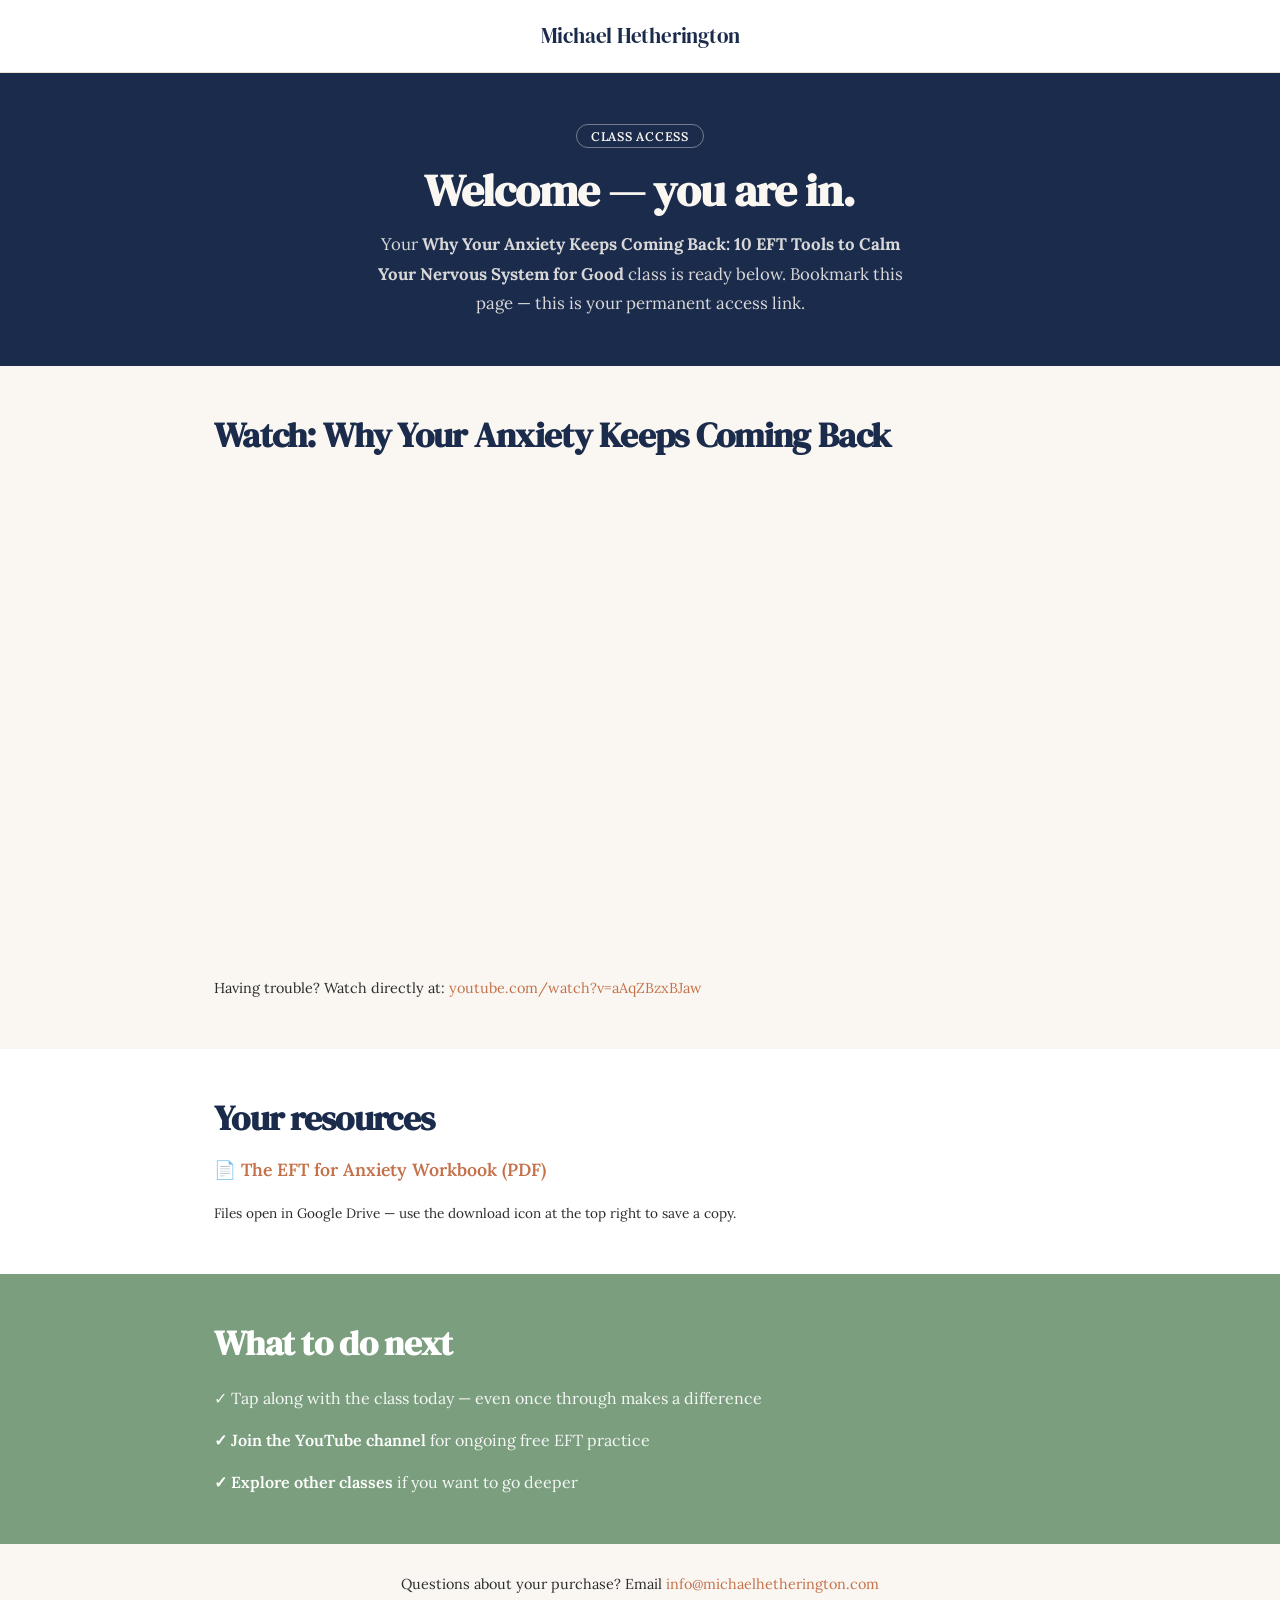
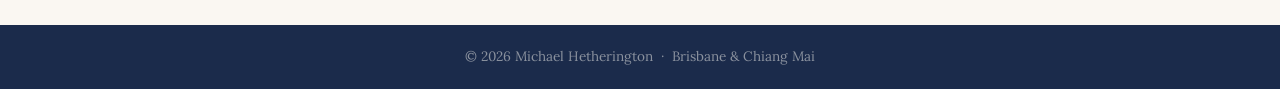
<file: anxiety-class-access.html>
<!DOCTYPE html>
<html lang="en">
<head>
  <meta charset="UTF-8" />
  <meta name="viewport" content="width=device-width, initial-scale=1.0" />
  <title>Why Your Anxiety Keeps Coming Back — Class Access | Michael Hetherington</title>
  <meta name="robots" content="noindex, nofollow" />
  <link rel="canonical" href="https://healyourselfeft.com/anxiety-class-access" />

  <!-- Google tag (gtag.js) -->
  <script async src="https://www.googletagmanager.com/gtag/js?id=G-6HFTYSBJ0B"></script>
  <script>
    window.dataLayer = window.dataLayer || [];
    function gtag(){dataLayer.push(arguments);}
    gtag('js', new Date());
    gtag('config', 'G-6HFTYSBJ0B', {
      linker: { domains: [
        'michaelhetherington.com','www.michaelhetherington.com',
        'healyourselfeft.com','healyourdigestioneft.com',
        'eftpractitionertraining.com',
        'mindbodymedicineacademy.onlinecoursehost.com'
      ] }
    });
    gtag('config', 'AW-1016615342');
  </script>
  <script>
    (function () {
      var PRICE = 9; // this page's price in USD
      var params = new URLSearchParams(window.location.search);
      var value = parseFloat(params.get('v')) || PRICE;
      var key = 'purchase_tracked_' + window.location.pathname;
      try { if (localStorage.getItem(key)) return; localStorage.setItem(key, '1'); } catch (e) {}
      gtag('event', 'conversion', {
        send_to: 'AW-1016615342/ALsDCIH2k6UdEK6j4eQD',
        value: value,
        currency: 'USD'
      });
    })();
  </script>

  <!-- Favicon -->
  <link rel="icon" type="image/svg+xml" href="favicon.svg" />

  <!-- Fonts: this page keeps the michaelhetherington.com look it was moved from -->
  <link rel="preconnect" href="https://fonts.googleapis.com" />
  <link rel="preconnect" href="https://fonts.gstatic.com" crossorigin />
  <link href="https://fonts.googleapis.com/css2?family=DM+Serif+Display&family=Lora:ital,wght@0,400;0,600;1,400&display=swap" rel="stylesheet" />

  <!-- Self-contained styles copied from michaelhetherington.com (not css/style.css) -->
  <style>
    :root {
      --navy:       #1B2B4B;
      --terracotta: #C4714A;
      --cream:      #FAF7F2;
      --sage:       #7A9E7E;
      --text-dark:  #2C2C2C;
      --text-light: #FAF7F2;
      --border:     #E8E2D9;
      --nav-height: 72px;
    }

    *, *::before, *::after { box-sizing: border-box; margin: 0; padding: 0; }

    html { font-size: 16px; -webkit-text-size-adjust: 100%; }

    body {
      font-family: 'Lora', Georgia, serif;
      font-size: 1.1rem;
      line-height: 1.75;
      color: var(--text-dark);
      background: #fff;
      padding-top: var(--nav-height);
    }

    a { color: var(--terracotta); text-decoration: none; }
    a:hover { text-decoration: underline; }
    ul { list-style: none; }

    h1, h2 {
      font-family: 'DM Serif Display', Georgia, serif;
      letter-spacing: -0.02em;
      line-height: 1.2;
      color: var(--navy);
    }
    h1 { font-size: 2.8rem; margin-bottom: 12px; }
    h2 { font-size: 2.2rem; }

    .container { max-width: 1100px; margin: 0 auto; padding: 0 24px; }
    .container--narrow { max-width: 900px; }

    section { padding: 48px 0; }

    /* Logo-only header */
    .site-nav {
      position: fixed;
      top: 0; left: 0; right: 0;
      z-index: 1000;
      background: #fff;
      border-bottom: 1px solid var(--border);
    }
    .nav-inner {
      display: flex;
      align-items: center;
      justify-content: center;
      height: var(--nav-height);
      padding: 0 24px;
    }
    .nav-logo {
      font-family: 'DM Serif Display', Georgia, serif;
      font-size: 1.3rem;
      color: var(--navy);
      letter-spacing: -0.01em;
      line-height: 1;
    }
    .nav-logo:hover { text-decoration: none; }

    /* Welcome */
    .ca-hero { background: var(--navy); color: var(--text-light); text-align: center; }
    .ca-hero h1 { color: var(--text-light); }
    .ca-hero p { max-width: 560px; margin: 0 auto; color: rgba(250,247,242,0.85); font-size: 1.05rem; }

    .badge {
      display: inline-block;
      margin-bottom: 16px;
      padding: 5px 14px;
      font-size: 0.78rem;
      font-weight: 600;
      letter-spacing: 0.06em;
      text-transform: uppercase;
      line-height: 1;
      border-radius: 50px;
      border: 1px solid rgba(250,247,242,0.4);
      color: var(--text-light);
    }

    /* Video */
    .ca-video-section { background: var(--cream); }
    .ca-video-section h2 { margin-bottom: 24px; }
    .ca-video {
      position: relative;
      padding-bottom: 56.25%;
      height: 0;
      overflow: hidden;
      border-radius: 8px;
    }
    .ca-video iframe { position: absolute; top: 0; left: 0; width: 100%; height: 100%; border: 0; }

    .ca-note { margin-top: 16px; font-size: 0.9rem; }
    .ca-note--small { font-size: 0.85rem; }

    /* Resources */
    .ca-resources h2 { margin-bottom: 16px; }
    .ca-resources a { font-weight: 600; }

    /* What to do next */
    .ca-next { background: var(--sage); }
    .ca-next h2 { margin-bottom: 20px; color: #fff; }
    .ca-next ul { display: flex; flex-direction: column; gap: 14px; font-size: 1rem; }
    .ca-next li { color: rgba(255,255,255,0.92); }
    .ca-next a { color: #fff; font-weight: 600; }

    /* Support line */
    .ca-help { background: var(--cream); padding: 28px 0; text-align: center; }
    .ca-help p { font-size: 0.9rem; }

    .ca-footer { background: var(--navy); padding: 20px 0; text-align: center; }
    .ca-footer p { color: rgba(250,247,242,0.5); font-size: 0.85rem; }

    @media (max-width: 768px) {
      :root { --nav-height: 64px; }
      h1 { font-size: 2.1rem; }
      h2 { font-size: 1.7rem; }
      .container { padding: 0 20px; }
    }

    @media (max-width: 480px) {
      h1 { font-size: 1.85rem; }
      h2 { font-size: 1.5rem; }
      .container { padding: 0 16px; }
    }
  </style>
</head>
<body>

  <!-- ================================================
       HEADER: logo only, no menu
       ================================================ -->
  <header class="site-nav">
    <div class="nav-inner">
      <a href="https://www.michaelhetherington.com/" class="nav-logo" aria-label="Michael Hetherington — Home">Michael Hetherington</a>
    </div>
  </header>

  <main>

    <section class="ca-hero">
      <div class="container">
        <span class="badge">Class Access</span>
        <h1>Welcome — you are in.</h1>
        <p>
          Your <strong>Why Your Anxiety Keeps Coming Back: 10 EFT Tools to Calm Your Nervous System for Good</strong> class is ready below.
          Bookmark this page — this is your permanent access link.
        </p>
      </div>
    </section>

    <section class="ca-video-section">
      <div class="container container--narrow">
        <h2>Watch: Why Your Anxiety Keeps Coming Back</h2>
        <div class="ca-video">
          <iframe src="https://www.youtube-nocookie.com/embed/aAqZBzxBJaw" title="Why Your Anxiety Keeps Coming Back" allow="accelerometer; autoplay; clipboard-write; encrypted-media; gyroscope; picture-in-picture" allowfullscreen></iframe>
        </div>
        <p class="ca-note">Having trouble? Watch directly at: <a href="https://www.youtube.com/watch?v=aAqZBzxBJaw" target="_blank" rel="noopener">youtube.com/watch?v=aAqZBzxBJaw</a></p>
      </div>
    </section>

    <section class="ca-resources">
      <div class="container container--narrow">
        <h2>Your resources</h2>
        <ul>
          <li><a href="https://drive.google.com/file/d/1Y5ey5XoQRZRMqpFn61m5b_Mqhv3BTZgn/view" target="_blank" rel="noopener">&#128196; The EFT for Anxiety Workbook (PDF)</a></li>
        </ul>
        <p class="ca-note ca-note--small">Files open in Google Drive — use the download icon at the top right to save a copy.</p>
      </div>
    </section>

    <section class="ca-next">
      <div class="container container--narrow">
        <h2>What to do next</h2>
        <ul>
          <li>&#10003; Tap along with the class today — even once through makes a difference</li>
          <li><a href="https://www.youtube.com/@MichaelHetherington" target="_blank" rel="noopener">&#10003; Join the YouTube channel</a> for ongoing free EFT practice</li>
          <li><a href="https://www.michaelhetherington.com/classes/">&#10003; Explore other classes</a> if you want to go deeper</li>
        </ul>
      </div>
    </section>

    <section class="ca-help">
      <div class="container">
        <p>Questions about your purchase? Email <a href="mailto:info@michaelhetherington.com">info@michaelhetherington.com</a></p>
      </div>
    </section>

  </main>

  <footer class="ca-footer">
    <p>&copy; <span id="footer-year">2026</span> Michael Hetherington &nbsp;&middot;&nbsp; Brisbane &amp; Chiang Mai</p>
  </footer>

  <script>document.getElementById('footer-year').textContent = new Date().getFullYear();</script>
<script>
(function () {
  try {
    var q = new URLSearchParams(window.location.search);
    if (q.get('src') !== 'zylvie-anxiety') return;

    // Drop src from the address bar, so a bookmark of this "permanent access link" can't record another sale
    try { q.delete('src'); history.replaceState(null, '', location.pathname + (q.toString() ? '?' + q.toString() : '') + location.hash); } catch (e) {}

    var KEY = 'anx9_purchase_fired';
    var already = false;
    try { already = sessionStorage.getItem(KEY) === '1'; } catch (e) {}
    if (already) return;

    var txn = 'anx9-' + Date.now() + '-' + Math.random().toString(36).slice(2, 8);

    if (typeof gtag === 'function') {
      gtag('event', 'purchase', {
        transaction_id: txn,
        value: 9,
        currency: 'USD',
        items: [{ item_name: 'Anxiety Class', price: 9, quantity: 1 }]
      });
    }

    try { sessionStorage.setItem(KEY, '1'); } catch (e) {}
  } catch (e) {}
})();
</script>
</body>
</html>
</file>
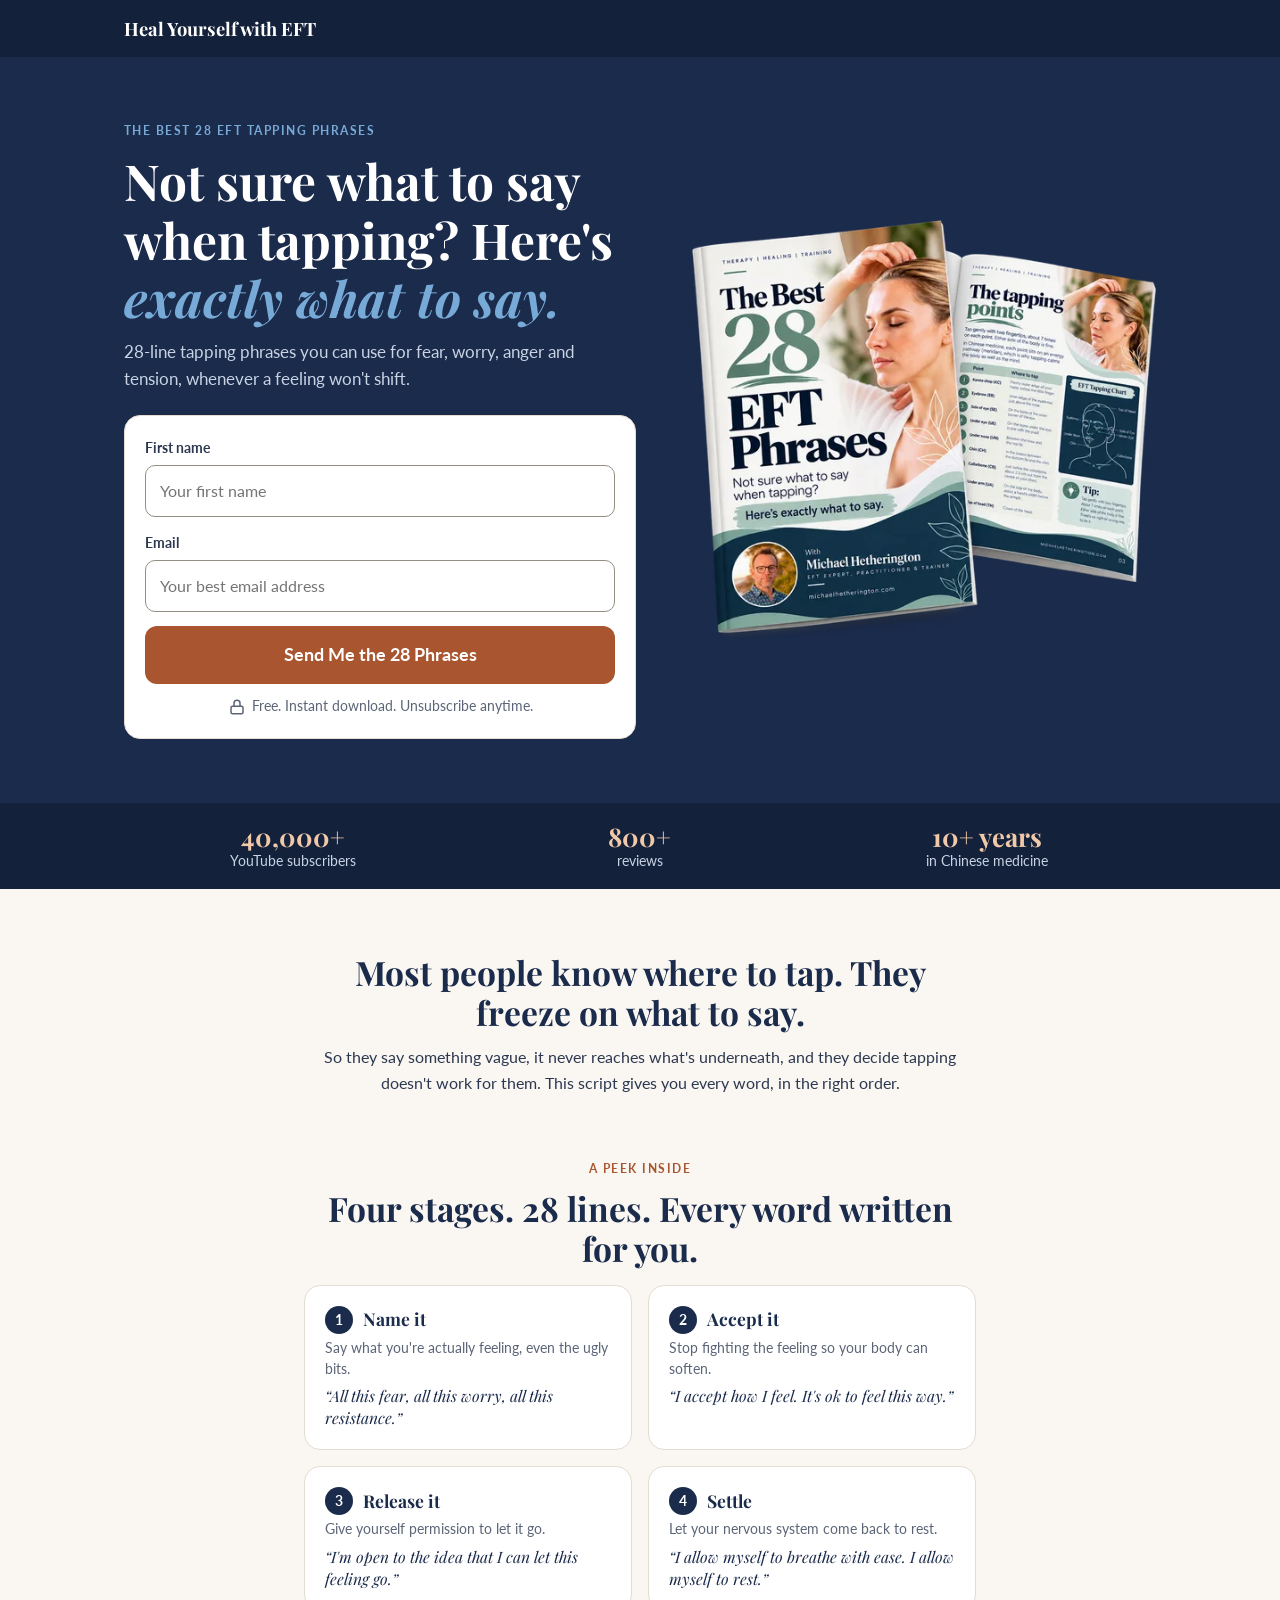
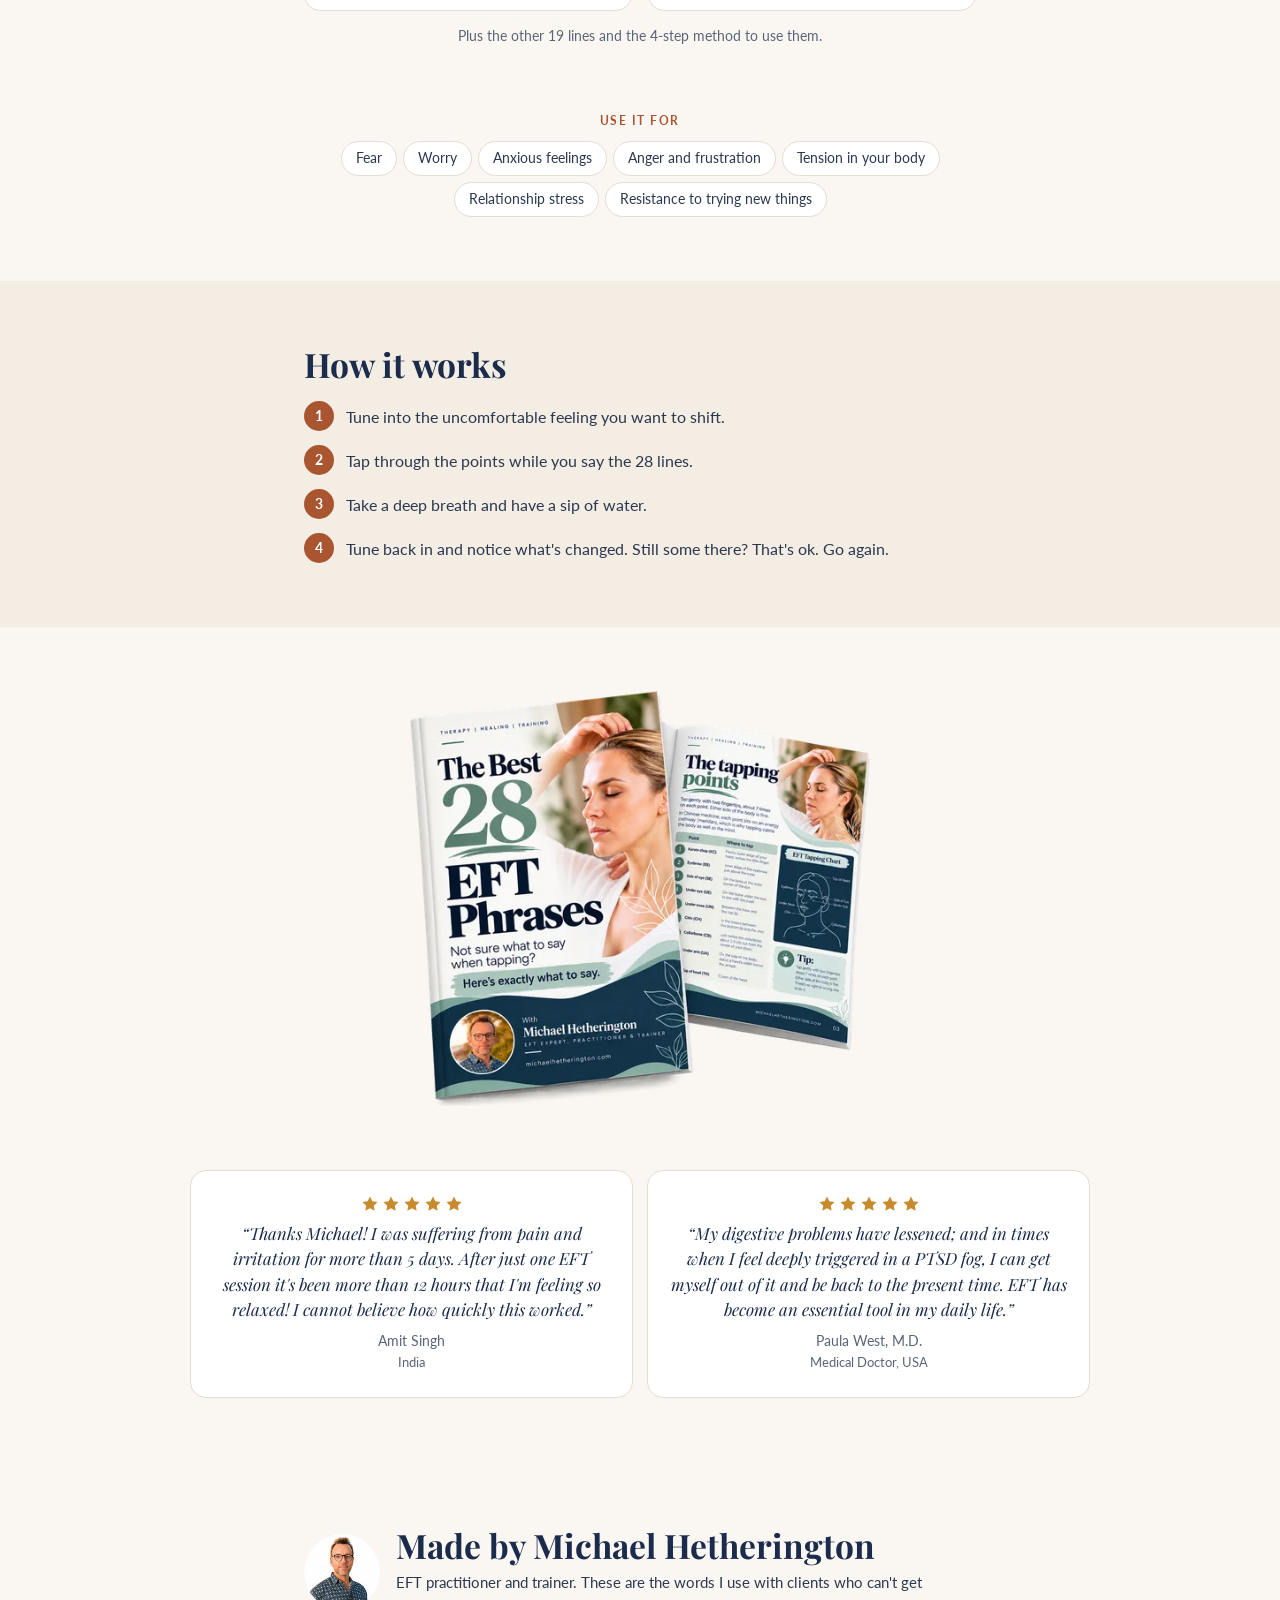
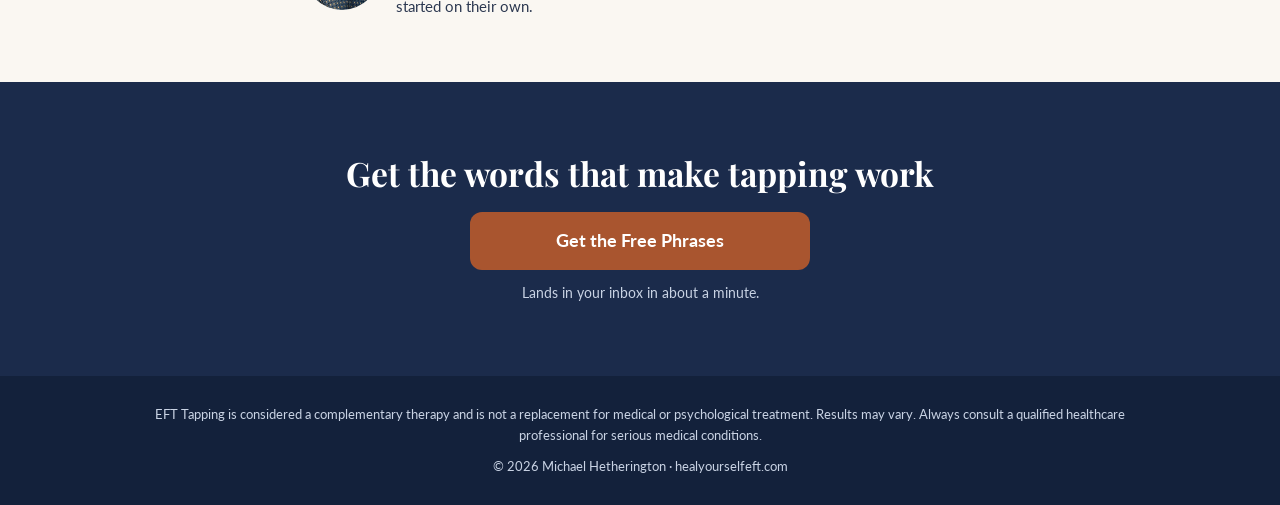
<file: eft-tapping-phrases-yt.html>
<!DOCTYPE html>
<html lang="en">
<head>
  <meta charset="UTF-8" />
  <meta name="viewport" content="width=device-width, initial-scale=1.0" />
  <title>Free Guide: The 28 Best EFT Tapping Phrases | Heal Yourself with EFT</title>
  <meta name="description" content="Free guide: one 28-line EFT tapping script, word for word, for fear, worry, anger and tension. Plus the simple 4-step method to use it. Instant download." />
  <meta name="robots" content="noindex" />

  <!-- Google tag (gtag.js) -->
  <script async src="https://www.googletagmanager.com/gtag/js?id=G-6HFTYSBJ0B"></script>
  <script>
    window.dataLayer = window.dataLayer || [];
    function gtag(){dataLayer.push(arguments);}
    gtag('js', new Date());
    gtag('config', 'G-6HFTYSBJ0B', {
      linker: { domains: [
        'michaelhetherington.com','www.michaelhetherington.com',
        'healyourselfeft.com','healyourdigestioneft.com',
        'eftpractitionertraining.com',
        'mindbodymedicineacademy.onlinecoursehost.com'
      ] }
    });
    gtag('config', 'AW-1016615342');
  </script>

  <!-- Favicon -->
  <link rel="icon" type="image/svg+xml" href="favicon.svg" />

  <!-- Fonts -->
  <link rel="preconnect" href="https://fonts.googleapis.com" />
  <link rel="preconnect" href="https://fonts.gstatic.com" crossorigin />
  <link href="https://fonts.googleapis.com/css2?family=Playfair+Display:ital,wght@0,700;1,700&family=Lato:wght@400;700&display=swap" rel="stylesheet" />
  <link rel="stylesheet" href="css/ad-funnel.css?v=4" />
</head>
<body>

  <!-- ================================================
       HEADER: wordmark only
       ================================================ -->
  <header class="af-header">
    <div class="wrap">
      <span class="af-wordmark">Heal Yourself with EFT</span>
    </div>
  </header>

  <!-- ================================================
       HERO / OPT-IN
       ================================================ -->
  <section class="af-navy op-hero op-hero--sky" id="optin">
    <div class="wrap op-hero__grid">

      <div class="op-hero__copy">
        <span class="af-eyebrow">The Best 28 EFT Tapping Phrases</span>
        <h1>Not sure what to say when tapping? Here's <span class="af-hl">exactly what to say.</span></h1>
        <p class="op-hero__sub">28-line tapping phrases you can use for fear, worry, anger and tension, whenever a feeling won't shift.</p>

        <div class="af-card op-form">
          <!-- ================================================
               SENDFOX OPT-IN FORM
               ================================================ -->
          <form method="post" action="https://sendfox.com/form/m44x5n/1jn0kz" class="sendfox-form mbm-form" id="1jn0kz" data-async="true" data-recaptcha="true">
            <div class="op-field">
              <label for="sendfox_form_name">First name</label>
              <input type="text" id="sendfox_form_name" placeholder="Your first name" name="first_name" autocomplete="given-name" required />
            </div>
            <div class="op-field">
              <label for="sendfox_form_email">Email</label>
              <input type="email" id="sendfox_form_email" placeholder="Your best email address" name="email" autocomplete="email" required />
            </div>
            <!-- no botz please -->
            <div style="position: absolute; left: -5000px;" aria-hidden="true"><input type="text" name="a_password" tabindex="-1" value="" autocomplete="off" /></div>
            <button type="submit" class="af-btn">Send Me the 28 Phrases</button>
          </form>

          <p class="op-privacy">
            <svg class="icon" viewBox="0 0 24 24" aria-hidden="true"><rect x="4" y="11" width="16" height="10" rx="2"/><path d="M8 11V7a4 4 0 0 1 8 0v4"/></svg>
            Free. Instant download. Unsubscribe anytime.
          </p>
        </div>
      </div>

      <!-- Desktop only. Lazy, so phones (where it is hidden) never download it. -->
      <div class="op-hero__art">
        <img src="images/tapping-phrases-mockup.webp" srcset="images/tapping-phrases-mockup-520.webp 520w, images/tapping-phrases-mockup.webp 840w" sizes="460px" alt="The Best 28 EFT Phrases guide, cover and inside spread" width="840" height="759" class="is-cutout" loading="lazy" decoding="async" />
      </div>

    </div>
  </section>

  <!-- ================================================
       PROOF BAR
       ================================================ -->
  <section class="op-proof" aria-label="About Michael">
    <div class="wrap">
      <ul>
        <li><strong>40,000+</strong><span>YouTube subscribers</span></li>
        <li><strong>800+</strong><span>reviews</span></li>
        <li><strong>10+ years</strong><span>in Chinese medicine</span></li>
      </ul>
    </div>
  </section>

  <!-- ================================================
       THE PROBLEM
       ================================================ -->
  <section class="af-section op-centre">
    <div class="wrap op-narrow">
      <h2>Most people know where to tap. They freeze on what to say.</h2>
      <p>So they say something vague, it never reaches what's underneath, and they decide tapping doesn't work for them. This script gives you every word, in the right order.</p>
    </div>
  </section>

  <!-- ================================================
       A PEEK INSIDE
       Each quote is word for word from the guide's script (9 of its 28 lines).
       ================================================ -->
  <section class="af-section op-follow">
    <div class="wrap op-narrow">
      <div class="op-centre">
        <span class="af-eyebrow">A peek inside</span>
        <h2>Four stages. 28 lines. Every word written for you.</h2>
      </div>

      <ol class="op-stages">
        <li class="af-card op-stage">
          <h3><span class="op-stage__num">1</span>Name it</h3>
          <p>Say what you're actually feeling, even the ugly bits.</p>
          <q>All this fear, all this worry, all this resistance.</q>
        </li>
        <li class="af-card op-stage">
          <h3><span class="op-stage__num">2</span>Accept it</h3>
          <p>Stop fighting the feeling so your body can soften.</p>
          <q>I accept how I feel. It's ok to feel this way.</q>
        </li>
        <li class="af-card op-stage">
          <h3><span class="op-stage__num">3</span>Release it</h3>
          <p>Give yourself permission to let it go.</p>
          <q>I'm open to the idea that I can let this feeling go.</q>
        </li>
        <li class="af-card op-stage">
          <h3><span class="op-stage__num">4</span>Settle</h3>
          <p>Let your nervous system come back to rest.</p>
          <q>I allow myself to breathe with ease. I allow myself to rest.</q>
        </li>
      </ol>

      <p class="af-small op-note">Plus the other 19 lines and the 4-step method to use them.</p>
    </div>
  </section>

  <!-- ================================================
       USE IT FOR
       ================================================ -->
  <section class="af-section op-follow op-centre">
    <div class="wrap op-narrow">
      <span class="af-eyebrow">Use it for</span>
      <ul class="op-chips">
        <li>Fear</li>
        <li>Worry</li>
        <li>Anxious feelings</li>
        <li>Anger and frustration</li>
        <li>Tension in your body</li>
        <li>Relationship stress</li>
        <li>Resistance to trying new things</li>
      </ul>
    </div>
  </section>

  <!-- ================================================
       HOW IT WORKS
       ================================================ -->
  <section class="af-section op-sand">
    <div class="wrap op-narrow">
      <h2>How it works</h2>
      <ol class="op-steps">
        <li><span class="op-steps__num">1</span><p>Tune into the uncomfortable feeling you want to shift.</p></li>
        <li><span class="op-steps__num">2</span><p>Tap through the points while you say the 28 lines.</p></li>
        <li><span class="op-steps__num">3</span><p>Take a deep breath and have a sip of water.</p></li>
        <li><span class="op-steps__num">4</span><p>Tune back in and notice what's changed. Still some there? That's ok. Go again.</p></li>
      </ol>
    </div>
  </section>

  <!-- ================================================
       COVER
       ================================================ -->
  <section class="af-section op-cover-img">
    <div class="wrap op-narrow">
      <img src="images/tapping-phrases-mockup.webp" srcset="images/tapping-phrases-mockup-520.webp 520w, images/tapping-phrases-mockup.webp 840w" sizes="(max-width: 460px) 100vw, 420px" alt="The Best 28 EFT Phrases guide, cover and inside spread" width="840" height="759" class="is-cutout" loading="lazy" decoding="async" />
    </div>
  </section>

  <!-- ================================================
       TESTIMONIALS
       ================================================ -->
  <section class="af-section op-quotes">
    <div class="wrap">
      <div class="af-quotes">
        <figure class="af-card af-quote">
          <div class="af-quote__stars" role="img" aria-label="5 out of 5 stars">
            <svg class="icon" viewBox="0 0 24 24" aria-hidden="true"><path d="m12 2 3.1 6.3 6.9 1-5 4.9 1.2 6.8L12 17.8 5.8 21l1.2-6.8-5-4.9 6.9-1z"/></svg>
            <svg class="icon" viewBox="0 0 24 24" aria-hidden="true"><path d="m12 2 3.1 6.3 6.9 1-5 4.9 1.2 6.8L12 17.8 5.8 21l1.2-6.8-5-4.9 6.9-1z"/></svg>
            <svg class="icon" viewBox="0 0 24 24" aria-hidden="true"><path d="m12 2 3.1 6.3 6.9 1-5 4.9 1.2 6.8L12 17.8 5.8 21l1.2-6.8-5-4.9 6.9-1z"/></svg>
            <svg class="icon" viewBox="0 0 24 24" aria-hidden="true"><path d="m12 2 3.1 6.3 6.9 1-5 4.9 1.2 6.8L12 17.8 5.8 21l1.2-6.8-5-4.9 6.9-1z"/></svg>
            <svg class="icon" viewBox="0 0 24 24" aria-hidden="true"><path d="m12 2 3.1 6.3 6.9 1-5 4.9 1.2 6.8L12 17.8 5.8 21l1.2-6.8-5-4.9 6.9-1z"/></svg>
          </div>
          <blockquote><p>&ldquo;Thanks Michael! I was suffering from pain and irritation for more than 5 days. After just one EFT session it's been more than 12 hours that I'm feeling so relaxed! I cannot believe how quickly this worked.&rdquo;</p></blockquote>
          <cite>Amit Singh<span class="af-quote__where">India</span></cite>
        </figure>

        <figure class="af-card af-quote">
          <div class="af-quote__stars" role="img" aria-label="5 out of 5 stars">
            <svg class="icon" viewBox="0 0 24 24" aria-hidden="true"><path d="m12 2 3.1 6.3 6.9 1-5 4.9 1.2 6.8L12 17.8 5.8 21l1.2-6.8-5-4.9 6.9-1z"/></svg>
            <svg class="icon" viewBox="0 0 24 24" aria-hidden="true"><path d="m12 2 3.1 6.3 6.9 1-5 4.9 1.2 6.8L12 17.8 5.8 21l1.2-6.8-5-4.9 6.9-1z"/></svg>
            <svg class="icon" viewBox="0 0 24 24" aria-hidden="true"><path d="m12 2 3.1 6.3 6.9 1-5 4.9 1.2 6.8L12 17.8 5.8 21l1.2-6.8-5-4.9 6.9-1z"/></svg>
            <svg class="icon" viewBox="0 0 24 24" aria-hidden="true"><path d="m12 2 3.1 6.3 6.9 1-5 4.9 1.2 6.8L12 17.8 5.8 21l1.2-6.8-5-4.9 6.9-1z"/></svg>
            <svg class="icon" viewBox="0 0 24 24" aria-hidden="true"><path d="m12 2 3.1 6.3 6.9 1-5 4.9 1.2 6.8L12 17.8 5.8 21l1.2-6.8-5-4.9 6.9-1z"/></svg>
          </div>
          <blockquote><p>&ldquo;My digestive problems have lessened; and in times when I feel deeply triggered in a PTSD fog, I can get myself out of it and be back to the present time. EFT has become an essential tool in my daily life.&rdquo;</p></blockquote>
          <cite>Paula West, M.D.<span class="af-quote__where">Medical Doctor, USA</span></cite>
        </figure>
      </div>
    </div>
  </section>

  <!-- ================================================
       ABOUT
       ================================================ -->
  <section class="af-section op-about">
    <div class="wrap op-narrow">
      <div class="af-person">
        <img src="images/michael-bio-circle.jpg" alt="Michael Hetherington" width="300" height="300" loading="lazy" decoding="async" />
        <div>
          <h2>Made by Michael Hetherington</h2>
          <p>EFT practitioner and trainer. These are the words I use with clients who can't get started on their own.</p>
        </div>
      </div>
    </div>
  </section>

  <!-- ================================================
       FINAL CALL TO ACTION
       ================================================ -->
  <section class="af-navy af-final">
    <div class="wrap">
      <h2>Get the words that make tapping work</h2>
      <a href="#optin" class="af-btn af-btn--auto">Get the Free Phrases</a>
      <p class="af-small">Lands in your inbox in about a minute.</p>
    </div>
  </section>

  <!-- ================================================
       FOOTER
       ================================================ -->
  <footer class="af-footer">
    <div class="wrap">
      <p>EFT Tapping is considered a complementary therapy and is not a replacement for medical or psychological treatment. Results may vary. Always consult a qualified healthcare professional for serious medical conditions.</p>
      <p>&copy; 2026 Michael Hetherington &middot; healyourselfeft.com</p>
    </div>
  </footer>

  <script src="https://cdn.sendfox.com/js/form.js" charset="utf-8"></script>
  <script>
  (function () {
    var f = document.getElementById('1jn0kz');
    if (!f) return;
    f.addEventListener('submit', function () {
      // Flag this tab so phrases-download.html fires the Google Ads conversion
      // only for sign-ups from this ad page (not the organic form on michaelhetherington.com)
      try { sessionStorage.setItem('phrases_yt_signup', String(Date.now())); } catch (e) {}
      try {
        if (typeof gtag === 'function') {
          gtag('event', 'lead_magnet_signup', {
            lead_magnet: 'tapping_phrases',
            event_category: 'engagement'
          });
        }
      } catch (e) {}
    });
  })();
  </script>
</body>
</html>
</file>
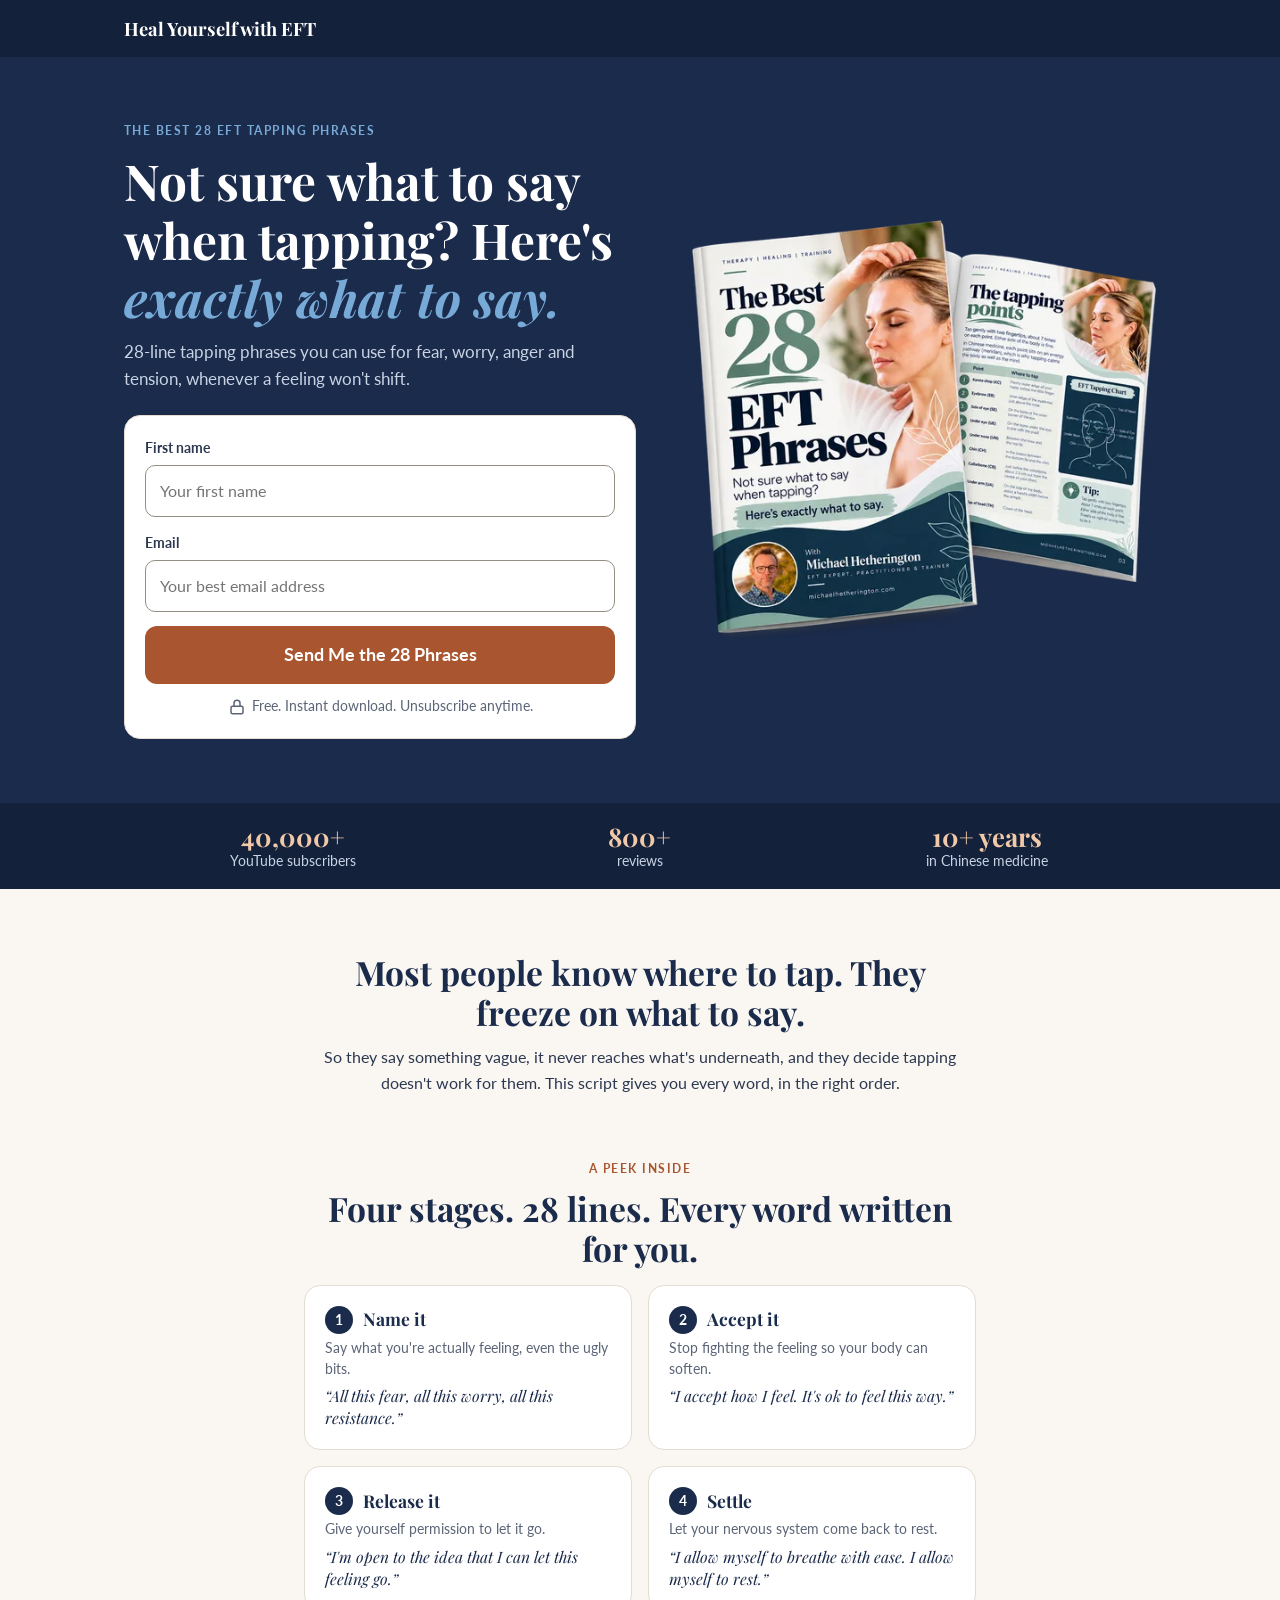
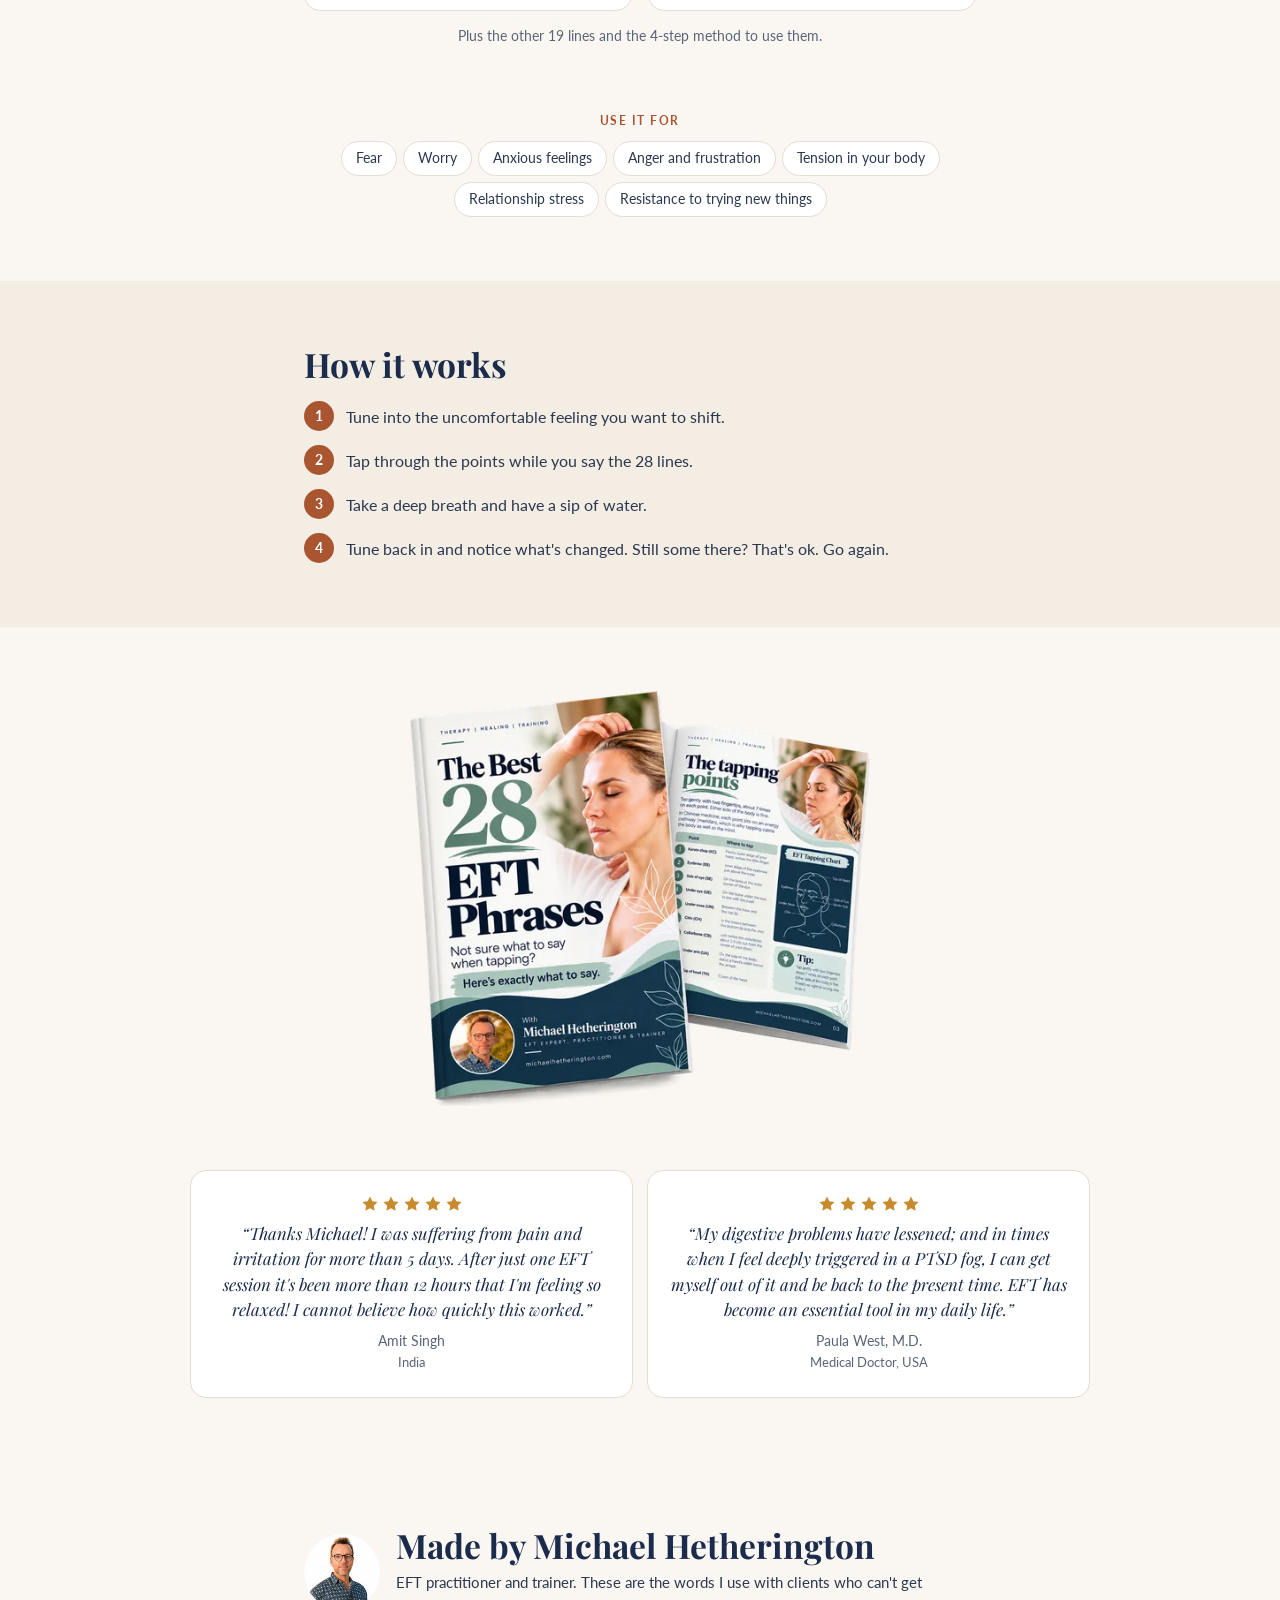
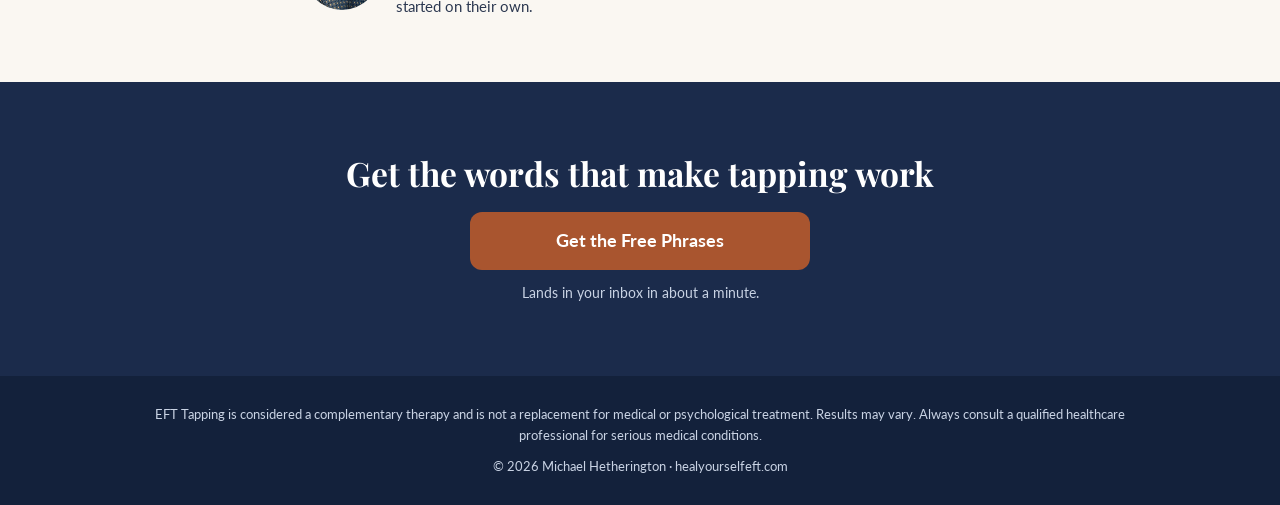
<file: eft-tapping-phrases.html>
<!DOCTYPE html>
<html lang="en">
<head>
  <meta charset="UTF-8" />
  <meta name="viewport" content="width=device-width, initial-scale=1.0" />
  <title>Free Guide: The 28 Best EFT Tapping Phrases | Heal Yourself with EFT</title>
  <meta name="description" content="Free guide: one 28-line EFT tapping script, word for word, for fear, worry, anger and tension. Plus the simple 4-step method to use it. Instant download." />

  <!-- Google tag (gtag.js) -->
  <script async src="https://www.googletagmanager.com/gtag/js?id=G-6HFTYSBJ0B"></script>
  <script>
    window.dataLayer = window.dataLayer || [];
    function gtag(){dataLayer.push(arguments);}
    gtag('js', new Date());
    gtag('config', 'G-6HFTYSBJ0B', {
      linker: { domains: [
        'michaelhetherington.com','www.michaelhetherington.com',
        'healyourselfeft.com','healyourdigestioneft.com',
        'eftpractitionertraining.com',
        'mindbodymedicineacademy.onlinecoursehost.com'
      ] }
    });
    gtag('config', 'AW-1016615342');
  </script>

  <!-- Favicon -->
  <link rel="icon" type="image/svg+xml" href="favicon.svg" />

  <!-- Fonts -->
  <link rel="preconnect" href="https://fonts.googleapis.com" />
  <link rel="preconnect" href="https://fonts.gstatic.com" crossorigin />
  <link href="https://fonts.googleapis.com/css2?family=Playfair+Display:ital,wght@0,700;1,700&family=Lato:wght@400;700&display=swap" rel="stylesheet" />
  <link rel="stylesheet" href="css/ad-funnel.css?v=4" />
</head>
<body>

  <!-- ================================================
       HEADER: wordmark only
       ================================================ -->
  <header class="af-header">
    <div class="wrap">
      <span class="af-wordmark">Heal Yourself with EFT</span>
    </div>
  </header>

  <!-- ================================================
       HERO / OPT-IN
       ================================================ -->
  <section class="af-navy op-hero op-hero--sky" id="optin">
    <div class="wrap op-hero__grid">

      <div class="op-hero__copy">
        <span class="af-eyebrow">The Best 28 EFT Tapping Phrases</span>
        <h1>Not sure what to say when tapping? Here's <span class="af-hl">exactly what to say.</span></h1>
        <p class="op-hero__sub">28-line tapping phrases you can use for fear, worry, anger and tension, whenever a feeling won't shift.</p>

        <div class="af-card op-form">
          <!-- ================================================
               SENDFOX OPT-IN FORM
               ================================================ -->
          <form method="post" action="https://sendfox.com/form/m44x5n/m78exv" class="sendfox-form mbm-form" id="m78exv" data-async="true" data-recaptcha="true">
            <div class="op-field">
              <label for="sendfox_form_name">First name</label>
              <input type="text" id="sendfox_form_name" placeholder="Your first name" name="first_name" autocomplete="given-name" required />
            </div>
            <div class="op-field">
              <label for="sendfox_form_email">Email</label>
              <input type="email" id="sendfox_form_email" placeholder="Your best email address" name="email" autocomplete="email" required />
            </div>
            <!-- no botz please -->
            <div style="position: absolute; left: -5000px;" aria-hidden="true"><input type="text" name="a_password" tabindex="-1" value="" autocomplete="off" /></div>
            <button type="submit" class="af-btn">Send Me the 28 Phrases</button>
          </form>

          <p class="op-privacy">
            <svg class="icon" viewBox="0 0 24 24" aria-hidden="true"><rect x="4" y="11" width="16" height="10" rx="2"/><path d="M8 11V7a4 4 0 0 1 8 0v4"/></svg>
            Free. Instant download. Unsubscribe anytime.
          </p>
        </div>
      </div>

      <!-- Desktop only. Lazy, so phones (where it is hidden) never download it. -->
      <div class="op-hero__art">
        <img src="images/tapping-phrases-mockup.webp" srcset="images/tapping-phrases-mockup-520.webp 520w, images/tapping-phrases-mockup.webp 840w" sizes="460px" alt="The Best 28 EFT Phrases guide, cover and inside spread" width="840" height="759" class="is-cutout" loading="lazy" decoding="async" />
      </div>

    </div>
  </section>

  <!-- ================================================
       PROOF BAR
       ================================================ -->
  <section class="op-proof" aria-label="About Michael">
    <div class="wrap">
      <ul>
        <li><strong>40,000+</strong><span>YouTube subscribers</span></li>
        <li><strong>800+</strong><span>reviews</span></li>
        <li><strong>10+ years</strong><span>in Chinese medicine</span></li>
      </ul>
    </div>
  </section>

  <!-- ================================================
       THE PROBLEM
       ================================================ -->
  <section class="af-section op-centre">
    <div class="wrap op-narrow">
      <h2>Most people know where to tap. They freeze on what to say.</h2>
      <p>So they say something vague, it never reaches what's underneath, and they decide tapping doesn't work for them. This script gives you every word, in the right order.</p>
    </div>
  </section>

  <!-- ================================================
       A PEEK INSIDE
       Each quote is word for word from the guide's script (9 of its 28 lines).
       ================================================ -->
  <section class="af-section op-follow">
    <div class="wrap op-narrow">
      <div class="op-centre">
        <span class="af-eyebrow">A peek inside</span>
        <h2>Four stages. 28 lines. Every word written for you.</h2>
      </div>

      <ol class="op-stages">
        <li class="af-card op-stage">
          <h3><span class="op-stage__num">1</span>Name it</h3>
          <p>Say what you're actually feeling, even the ugly bits.</p>
          <q>All this fear, all this worry, all this resistance.</q>
        </li>
        <li class="af-card op-stage">
          <h3><span class="op-stage__num">2</span>Accept it</h3>
          <p>Stop fighting the feeling so your body can soften.</p>
          <q>I accept how I feel. It's ok to feel this way.</q>
        </li>
        <li class="af-card op-stage">
          <h3><span class="op-stage__num">3</span>Release it</h3>
          <p>Give yourself permission to let it go.</p>
          <q>I'm open to the idea that I can let this feeling go.</q>
        </li>
        <li class="af-card op-stage">
          <h3><span class="op-stage__num">4</span>Settle</h3>
          <p>Let your nervous system come back to rest.</p>
          <q>I allow myself to breathe with ease. I allow myself to rest.</q>
        </li>
      </ol>

      <p class="af-small op-note">Plus the other 19 lines and the 4-step method to use them.</p>
    </div>
  </section>

  <!-- ================================================
       USE IT FOR
       ================================================ -->
  <section class="af-section op-follow op-centre">
    <div class="wrap op-narrow">
      <span class="af-eyebrow">Use it for</span>
      <ul class="op-chips">
        <li>Fear</li>
        <li>Worry</li>
        <li>Anxious feelings</li>
        <li>Anger and frustration</li>
        <li>Tension in your body</li>
        <li>Relationship stress</li>
        <li>Resistance to trying new things</li>
      </ul>
    </div>
  </section>

  <!-- ================================================
       HOW IT WORKS
       ================================================ -->
  <section class="af-section op-sand">
    <div class="wrap op-narrow">
      <h2>How it works</h2>
      <ol class="op-steps">
        <li><span class="op-steps__num">1</span><p>Tune into the uncomfortable feeling you want to shift.</p></li>
        <li><span class="op-steps__num">2</span><p>Tap through the points while you say the 28 lines.</p></li>
        <li><span class="op-steps__num">3</span><p>Take a deep breath and have a sip of water.</p></li>
        <li><span class="op-steps__num">4</span><p>Tune back in and notice what's changed. Still some there? That's ok. Go again.</p></li>
      </ol>
    </div>
  </section>

  <!-- ================================================
       COVER
       ================================================ -->
  <section class="af-section op-cover-img">
    <div class="wrap op-narrow">
      <img src="images/tapping-phrases-mockup.webp" srcset="images/tapping-phrases-mockup-520.webp 520w, images/tapping-phrases-mockup.webp 840w" sizes="(max-width: 460px) 100vw, 420px" alt="The Best 28 EFT Phrases guide, cover and inside spread" width="840" height="759" class="is-cutout" loading="lazy" decoding="async" />
    </div>
  </section>

  <!-- ================================================
       TESTIMONIALS
       ================================================ -->
  <section class="af-section op-quotes">
    <div class="wrap">
      <div class="af-quotes">
        <figure class="af-card af-quote">
          <div class="af-quote__stars" role="img" aria-label="5 out of 5 stars">
            <svg class="icon" viewBox="0 0 24 24" aria-hidden="true"><path d="m12 2 3.1 6.3 6.9 1-5 4.9 1.2 6.8L12 17.8 5.8 21l1.2-6.8-5-4.9 6.9-1z"/></svg>
            <svg class="icon" viewBox="0 0 24 24" aria-hidden="true"><path d="m12 2 3.1 6.3 6.9 1-5 4.9 1.2 6.8L12 17.8 5.8 21l1.2-6.8-5-4.9 6.9-1z"/></svg>
            <svg class="icon" viewBox="0 0 24 24" aria-hidden="true"><path d="m12 2 3.1 6.3 6.9 1-5 4.9 1.2 6.8L12 17.8 5.8 21l1.2-6.8-5-4.9 6.9-1z"/></svg>
            <svg class="icon" viewBox="0 0 24 24" aria-hidden="true"><path d="m12 2 3.1 6.3 6.9 1-5 4.9 1.2 6.8L12 17.8 5.8 21l1.2-6.8-5-4.9 6.9-1z"/></svg>
            <svg class="icon" viewBox="0 0 24 24" aria-hidden="true"><path d="m12 2 3.1 6.3 6.9 1-5 4.9 1.2 6.8L12 17.8 5.8 21l1.2-6.8-5-4.9 6.9-1z"/></svg>
          </div>
          <blockquote><p>&ldquo;Thanks Michael! I was suffering from pain and irritation for more than 5 days. After just one EFT session it's been more than 12 hours that I'm feeling so relaxed! I cannot believe how quickly this worked.&rdquo;</p></blockquote>
          <cite>Amit Singh<span class="af-quote__where">India</span></cite>
        </figure>

        <figure class="af-card af-quote">
          <div class="af-quote__stars" role="img" aria-label="5 out of 5 stars">
            <svg class="icon" viewBox="0 0 24 24" aria-hidden="true"><path d="m12 2 3.1 6.3 6.9 1-5 4.9 1.2 6.8L12 17.8 5.8 21l1.2-6.8-5-4.9 6.9-1z"/></svg>
            <svg class="icon" viewBox="0 0 24 24" aria-hidden="true"><path d="m12 2 3.1 6.3 6.9 1-5 4.9 1.2 6.8L12 17.8 5.8 21l1.2-6.8-5-4.9 6.9-1z"/></svg>
            <svg class="icon" viewBox="0 0 24 24" aria-hidden="true"><path d="m12 2 3.1 6.3 6.9 1-5 4.9 1.2 6.8L12 17.8 5.8 21l1.2-6.8-5-4.9 6.9-1z"/></svg>
            <svg class="icon" viewBox="0 0 24 24" aria-hidden="true"><path d="m12 2 3.1 6.3 6.9 1-5 4.9 1.2 6.8L12 17.8 5.8 21l1.2-6.8-5-4.9 6.9-1z"/></svg>
            <svg class="icon" viewBox="0 0 24 24" aria-hidden="true"><path d="m12 2 3.1 6.3 6.9 1-5 4.9 1.2 6.8L12 17.8 5.8 21l1.2-6.8-5-4.9 6.9-1z"/></svg>
          </div>
          <blockquote><p>&ldquo;My digestive problems have lessened; and in times when I feel deeply triggered in a PTSD fog, I can get myself out of it and be back to the present time. EFT has become an essential tool in my daily life.&rdquo;</p></blockquote>
          <cite>Paula West, M.D.<span class="af-quote__where">Medical Doctor, USA</span></cite>
        </figure>
      </div>
    </div>
  </section>

  <!-- ================================================
       ABOUT
       ================================================ -->
  <section class="af-section op-about">
    <div class="wrap op-narrow">
      <div class="af-person">
        <img src="images/michael-bio-circle.jpg" alt="Michael Hetherington" width="300" height="300" loading="lazy" decoding="async" />
        <div>
          <h2>Made by Michael Hetherington</h2>
          <p>EFT practitioner and trainer. These are the words I use with clients who can't get started on their own.</p>
        </div>
      </div>
    </div>
  </section>

  <!-- ================================================
       FINAL CALL TO ACTION
       ================================================ -->
  <section class="af-navy af-final">
    <div class="wrap">
      <h2>Get the words that make tapping work</h2>
      <a href="#optin" class="af-btn af-btn--auto">Get the Free Phrases</a>
      <p class="af-small">Lands in your inbox in about a minute.</p>
    </div>
  </section>

  <!-- ================================================
       FOOTER
       ================================================ -->
  <footer class="af-footer">
    <div class="wrap">
      <p>EFT Tapping is considered a complementary therapy and is not a replacement for medical or psychological treatment. Results may vary. Always consult a qualified healthcare professional for serious medical conditions.</p>
      <p>&copy; 2026 Michael Hetherington &middot; healyourselfeft.com</p>
    </div>
  </footer>

  <script src="https://cdn.sendfox.com/js/form.js" charset="utf-8"></script>
  <script>
  (function () {
    var f = document.getElementById('m78exv');
    if (!f) return;
    f.addEventListener('submit', function () {
      try {
        if (typeof gtag === 'function') {
          gtag('event', 'lead_magnet_signup', {
            lead_magnet: 'tapping_phrases',
            event_category: 'engagement'
          });
        }
      } catch (e) {}
    });
  })();
  </script>
</body>
</html>
</file>
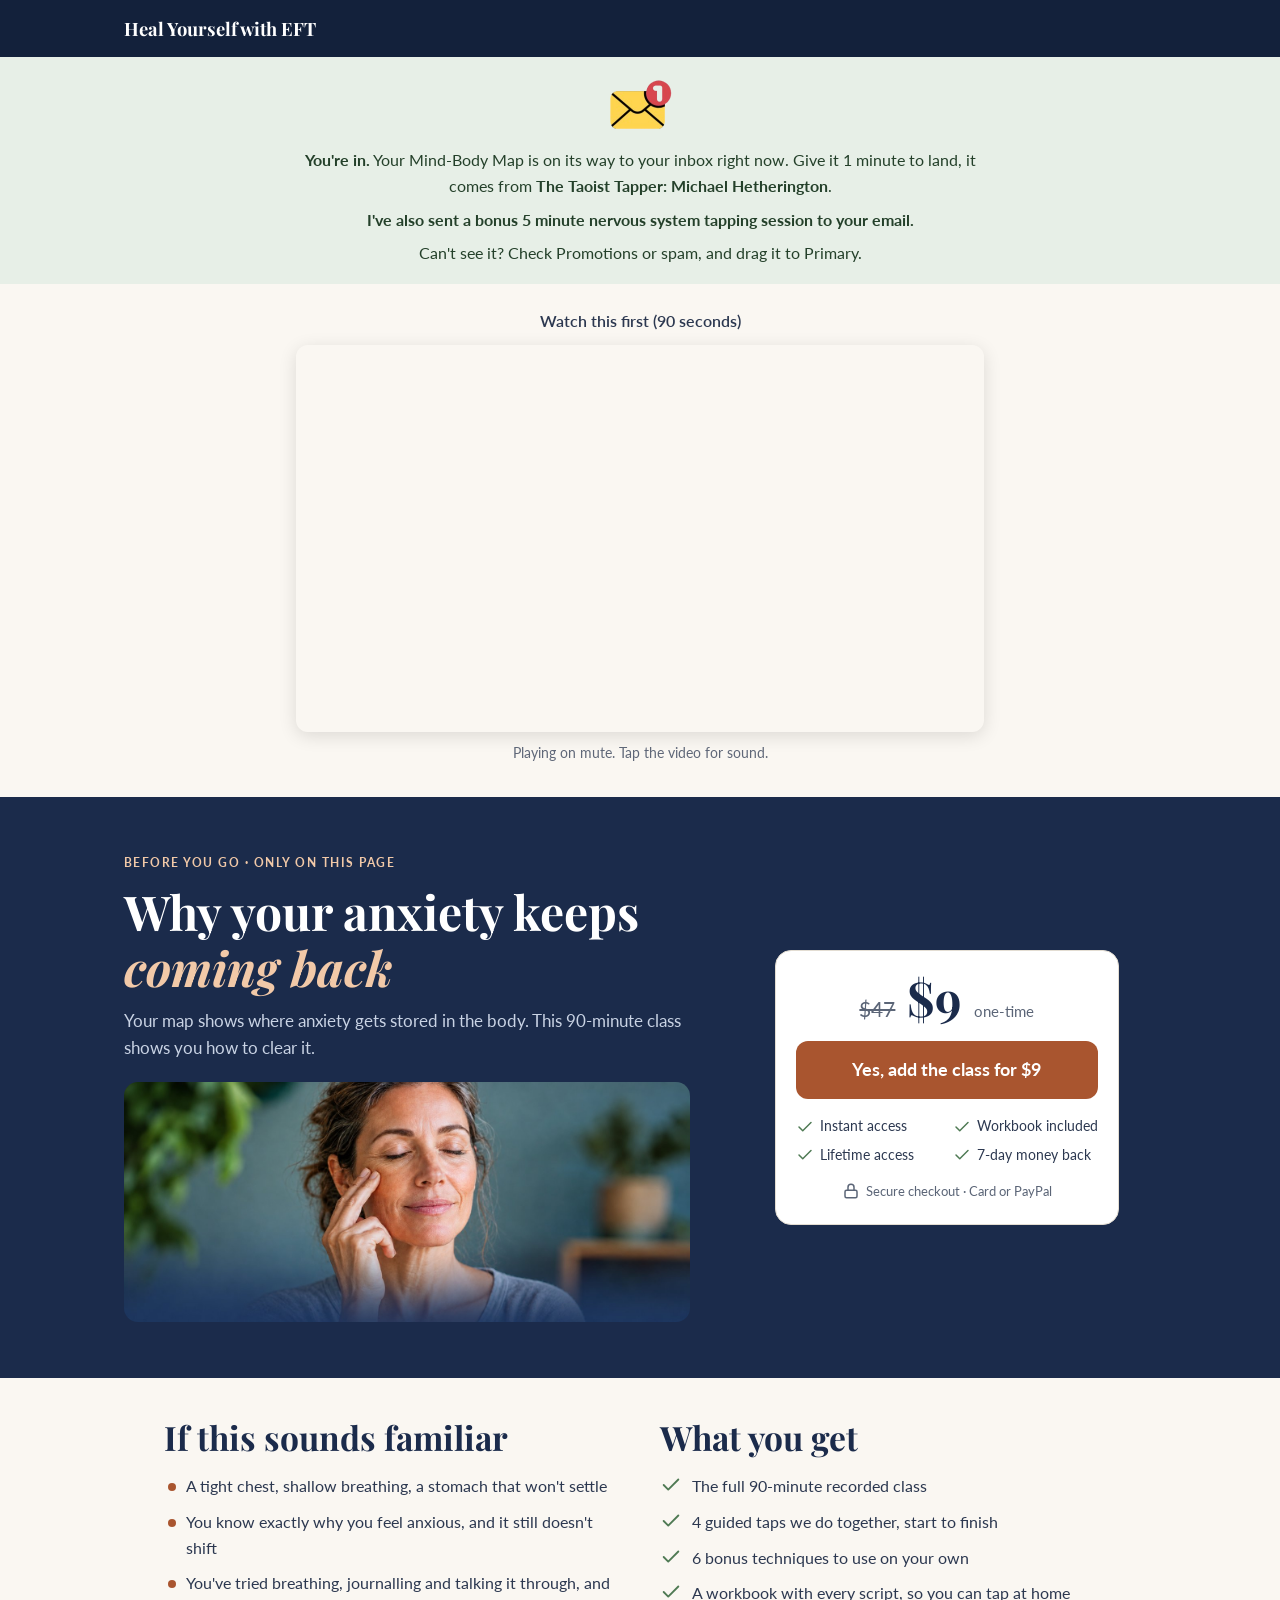
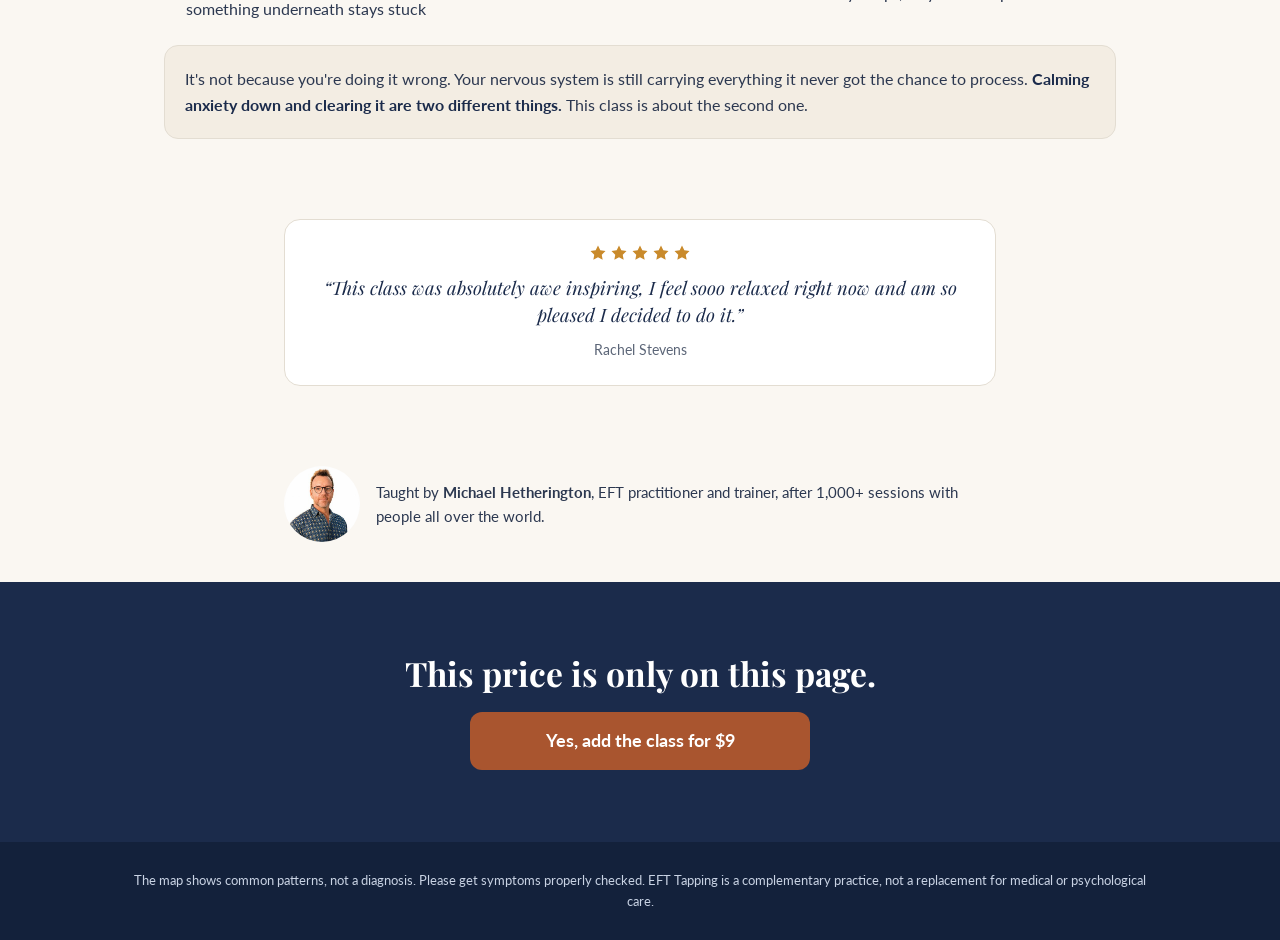
<file: map-download.html>
<!DOCTYPE html>
<html lang="en">
<head>
  <meta charset="UTF-8" />
  <meta name="viewport" content="width=device-width, initial-scale=1.0" />
  <title>Your 100 Mind Body Map</title>
  <meta name="description" content="Your free download: The 100 Mind-Body Map, plus how to use it." />
  <meta name="robots" content="noindex, nofollow" />

  <!-- Google tag (gtag.js) -->
  <script async src="https://www.googletagmanager.com/gtag/js?id=G-6HFTYSBJ0B"></script>
  <script>
    window.dataLayer = window.dataLayer || [];
    function gtag(){dataLayer.push(arguments);}
    gtag('js', new Date());
    gtag('config', 'G-6HFTYSBJ0B', {
      linker: { domains: [
        'michaelhetherington.com','www.michaelhetherington.com',
        'healyourselfeft.com','healyourdigestioneft.com',
        'eftpractitionertraining.com',
        'mindbodymedicineacademy.onlinecoursehost.com'
      ] }
    });
    gtag('config', 'AW-1016615342');
  </script>

  <!-- Google Ads sign-up conversion: only for sign-ups from the YouTube ad pages
       (mind-body-map-yt-a/b.html set the flag on submit). Fires once per sign-up. -->
  <script>
    (function () {
      var key = 'mbm_yt_signup', ts;
      try { ts = sessionStorage.getItem(key); sessionStorage.removeItem(key); } catch (e) { return; }
      if (!ts || Date.now() - Number(ts) > 30 * 60 * 1000) return;
      gtag('event', 'conversion', {
        send_to: 'AW-1016615342/n_MlCMrR1qcdEK6j4eQD',
        value: 1.0,
        currency: 'AUD'
      });
    })();
  </script>

  <!-- Favicon -->
  <link rel="icon" type="image/svg+xml" href="favicon.svg" />

  <!-- Fonts -->
  <link rel="preconnect" href="https://fonts.googleapis.com" />
  <link rel="preconnect" href="https://fonts.gstatic.com" crossorigin />
  <link href="https://fonts.googleapis.com/css2?family=Playfair+Display:ital,wght@0,700;1,700&family=Lato:wght@400;700&display=swap" rel="stylesheet" />
  <link rel="stylesheet" href="css/ad-funnel.css?v=7" />
</head>
<body>

  <!-- ================================================
       HEADER: wordmark only
       ================================================ -->
  <header class="af-header">
    <div class="wrap">
      <span class="af-wordmark">Heal Yourself with EFT</span>
    </div>
  </header>

  <!-- ================================================
       CONFIRMATION + WHITELIST
       ================================================ -->
  <div class="ty-confirm" role="status">
    <div class="ty-wrap ty-confirm__inner">
      <img src="images/email-icon.png?v=2" alt="" width="64" height="64" aria-hidden="true" />
      <div>
        <p><strong>You're in.</strong> Your Mind-Body Map is on its way to your inbox right now. Give it 1 minute to land, it comes from <strong>The Taoist Tapper: Michael Hetherington</strong>.</p>
        <p><strong>I've also sent a bonus 5 minute nervous system tapping session to your email.</strong></p>
        <p>Can't see it? Check Promotions or spam, and drag it to Primary.</p>
      </div>
    </div>
  </div>

  <!-- Welcome video (muted autoplay) -->
  <div class="welcome-video" style="max-width:720px;margin:24px auto 32px;padding:0 16px;">
    <p style="text-align:center;font-weight:600;margin:0 0 12px;">Watch this first (90 seconds)</p>
    <div style="position:relative;padding-bottom:56.25%;height:0;overflow:hidden;border-radius:12px;box-shadow:0 4px 18px rgba(0,0,0,0.12);">
      <iframe
        src="https://www.youtube-nocookie.com/embed/-LQzroLZG08?autoplay=1&mute=1&playsinline=1&rel=0"
        title="Welcome from Michael"
        style="position:absolute;top:0;left:0;width:100%;height:100%;border:0;"
        allow="autoplay; accelerometer; encrypted-media; gyroscope; picture-in-picture"
        allowfullscreen></iframe>
    </div>
    <p style="text-align:center;font-size:14px;opacity:0.75;margin:10px 0 0;">Playing on mute. Tap the video for sound.</p>
  </div>

  <!-- ================================================
       ANXIETY CLASS OFFER
       ================================================ -->
  <section class="af-navy ty-hero">
    <div class="wrap ty-hero__grid">

      <div>
        <span class="af-eyebrow">Before you go &middot; Only on this page</span>
        <h1>Why your anxiety keeps <span class="af-hl">coming back</span></h1>
        <p class="ty-hero__sub">Your map shows where anxiety gets stored in the body. This 90-minute class shows you how to clear it.</p>
        <img src="images/anxiety-class.jpg" alt="A woman tapping beside her eye with her eyes closed" class="ty-hero__img" width="1400" height="700" decoding="async" />
      </div>

      <div class="af-card ty-price">
        <p class="ty-price__row">
          <s class="ty-price__was"><span class="sr-only">Usually </span>$47</s>
          <span class="ty-price__now"><span class="sr-only">now </span>$9</span>
          <span class="ty-price__once">one-time</span>
        </p>

        <a href="https://zylvie.com/michaelhetherington/cart/add/G09gYO89?disable_backlinks&amp;empty_cart" target="_blank" rel="noopener" class="af-btn js-anxiety-offer">Yes, add the class for $9</a>

        <ul class="ty-ticks">
          <li><svg class="icon" viewBox="0 0 24 24" aria-hidden="true"><path d="M20 6 9 17l-5-5"/></svg>Instant access</li>
          <li><svg class="icon" viewBox="0 0 24 24" aria-hidden="true"><path d="M20 6 9 17l-5-5"/></svg>Workbook included</li>
          <li><svg class="icon" viewBox="0 0 24 24" aria-hidden="true"><path d="M20 6 9 17l-5-5"/></svg>Lifetime access</li>
          <li><svg class="icon" viewBox="0 0 24 24" aria-hidden="true"><path d="M20 6 9 17l-5-5"/></svg>7-day money back</li>
        </ul>

        <p class="ty-secure">
          <svg class="icon" viewBox="0 0 24 24" aria-hidden="true"><rect x="4" y="11" width="16" height="10" rx="2"/><path d="M8 11V7a4 4 0 0 1 8 0v4"/></svg>
          Secure checkout &middot; Card or PayPal
        </p>
      </div>

    </div>
  </section>

  <!-- ================================================
       IF THIS SOUNDS FAMILIAR
       ================================================ -->
  <section class="ty-sec">
    <div class="ty-wrap ty-wrap--wide ty-pair">
      <div class="ty-pair__a">
      <h2>If this sounds familiar</h2>
      <ul class="ty-bullets">
        <li>A tight chest, shallow breathing, a stomach that won't settle</li>
        <li>You know exactly why you feel anxious, and it still doesn't shift</li>
        <li>You've tried breathing, journalling and talking it through, and something underneath stays stuck</li>
      </ul>
      </div>
      <p class="ty-soft">It's not because you're doing it wrong. Your nervous system is still carrying everything it never got the chance to process. <strong>Calming anxiety down and clearing it are two different things.</strong> This class is about the second one.</p>

      <!-- ================================================
           WHAT YOU GET
           ================================================ -->
      <div class="ty-pair__b">
      <h2>What you get</h2>
      <ul class="ty-gets">
        <li><svg class="icon" viewBox="0 0 24 24" aria-hidden="true"><path d="M20 6 9 17l-5-5"/></svg>The full 90-minute recorded class</li>
        <li><svg class="icon" viewBox="0 0 24 24" aria-hidden="true"><path d="M20 6 9 17l-5-5"/></svg>4 guided taps we do together, start to finish</li>
        <li><svg class="icon" viewBox="0 0 24 24" aria-hidden="true"><path d="M20 6 9 17l-5-5"/></svg>6 bonus techniques to use on your own</li>
        <li><svg class="icon" viewBox="0 0 24 24" aria-hidden="true"><path d="M20 6 9 17l-5-5"/></svg>A workbook with every script, so you can tap at home</li>
      </ul>
      </div>
    </div>
  </section>

  <!-- ================================================
       TESTIMONIAL: a real student review of this class
       ================================================ -->
  <section class="ty-sec">
    <div class="ty-wrap">
      <figure class="af-card af-quote">
        <div class="af-quote__stars" role="img" aria-label="5 out of 5 stars">
          <svg class="icon" viewBox="0 0 24 24" aria-hidden="true"><path d="m12 2 3.1 6.3 6.9 1-5 4.9 1.2 6.8L12 17.8 5.8 21l1.2-6.8-5-4.9 6.9-1z"/></svg>
          <svg class="icon" viewBox="0 0 24 24" aria-hidden="true"><path d="m12 2 3.1 6.3 6.9 1-5 4.9 1.2 6.8L12 17.8 5.8 21l1.2-6.8-5-4.9 6.9-1z"/></svg>
          <svg class="icon" viewBox="0 0 24 24" aria-hidden="true"><path d="m12 2 3.1 6.3 6.9 1-5 4.9 1.2 6.8L12 17.8 5.8 21l1.2-6.8-5-4.9 6.9-1z"/></svg>
          <svg class="icon" viewBox="0 0 24 24" aria-hidden="true"><path d="m12 2 3.1 6.3 6.9 1-5 4.9 1.2 6.8L12 17.8 5.8 21l1.2-6.8-5-4.9 6.9-1z"/></svg>
          <svg class="icon" viewBox="0 0 24 24" aria-hidden="true"><path d="m12 2 3.1 6.3 6.9 1-5 4.9 1.2 6.8L12 17.8 5.8 21l1.2-6.8-5-4.9 6.9-1z"/></svg>
        </div>
        <blockquote><p>&ldquo;This class was absolutely awe inspiring, I feel sooo relaxed right now and am so pleased I decided to do it.&rdquo;</p></blockquote>
        <cite>Rachel Stevens</cite>
      </figure>
    </div>
  </section>

  <!-- ================================================
       TEACHER
       ================================================ -->
  <section class="ty-sec ty-teacher">
    <div class="ty-wrap">
      <div class="af-person">
        <img src="images/michael-bio-circle.jpg" alt="Michael Hetherington" width="300" height="300" loading="lazy" decoding="async" />
        <p>Taught by <strong>Michael Hetherington</strong>, EFT practitioner and trainer, after 1,000+ sessions with people all over the world.</p>
      </div>
    </div>
  </section>

  <!-- ================================================
       FINAL CALL TO ACTION
       ================================================ -->
  <section class="af-navy af-final ty-final">
    <div class="ty-wrap">
      <h2>This price is only on this page.</h2>
      <a href="https://zylvie.com/michaelhetherington/cart/add/G09gYO89?disable_backlinks&amp;empty_cart" target="_blank" rel="noopener" class="af-btn af-btn--auto js-anxiety-offer">Yes, add the class for $9</a>    </div>
  </section>

  <!-- ================================================
       FOOTER
       ================================================ -->
  <footer class="af-footer">
    <div class="wrap">
      <p>The map shows common patterns, not a diagnosis. Please get symptoms properly checked. EFT Tapping is a complementary practice, not a replacement for medical or psychological care.</p>
    </div>
  </footer>

  <script>
  (function () {
    function ev(name, extra) {
      try {
        if (typeof gtag !== 'function') { return; }
        var p = { lead_magnet: 'mind_body_map', event_category: 'engagement' };
        if (extra) { for (var k in extra) { p[k] = extra[k]; } }
        gtag('event', name, p);
      } catch (e) {}
    }

    ev('lead_magnet_delivered');

    var offers = document.querySelectorAll('.js-anxiety-offer');
    for (var i = 0; i < offers.length; i++) {
      offers[i].addEventListener('click', function () { ev('click_anxiety_offer', { offer: 'anxiety_class_9', offer_source: 'mind_body_map' }); });
    }
  })();
  </script>
</body>
</html>
</file>
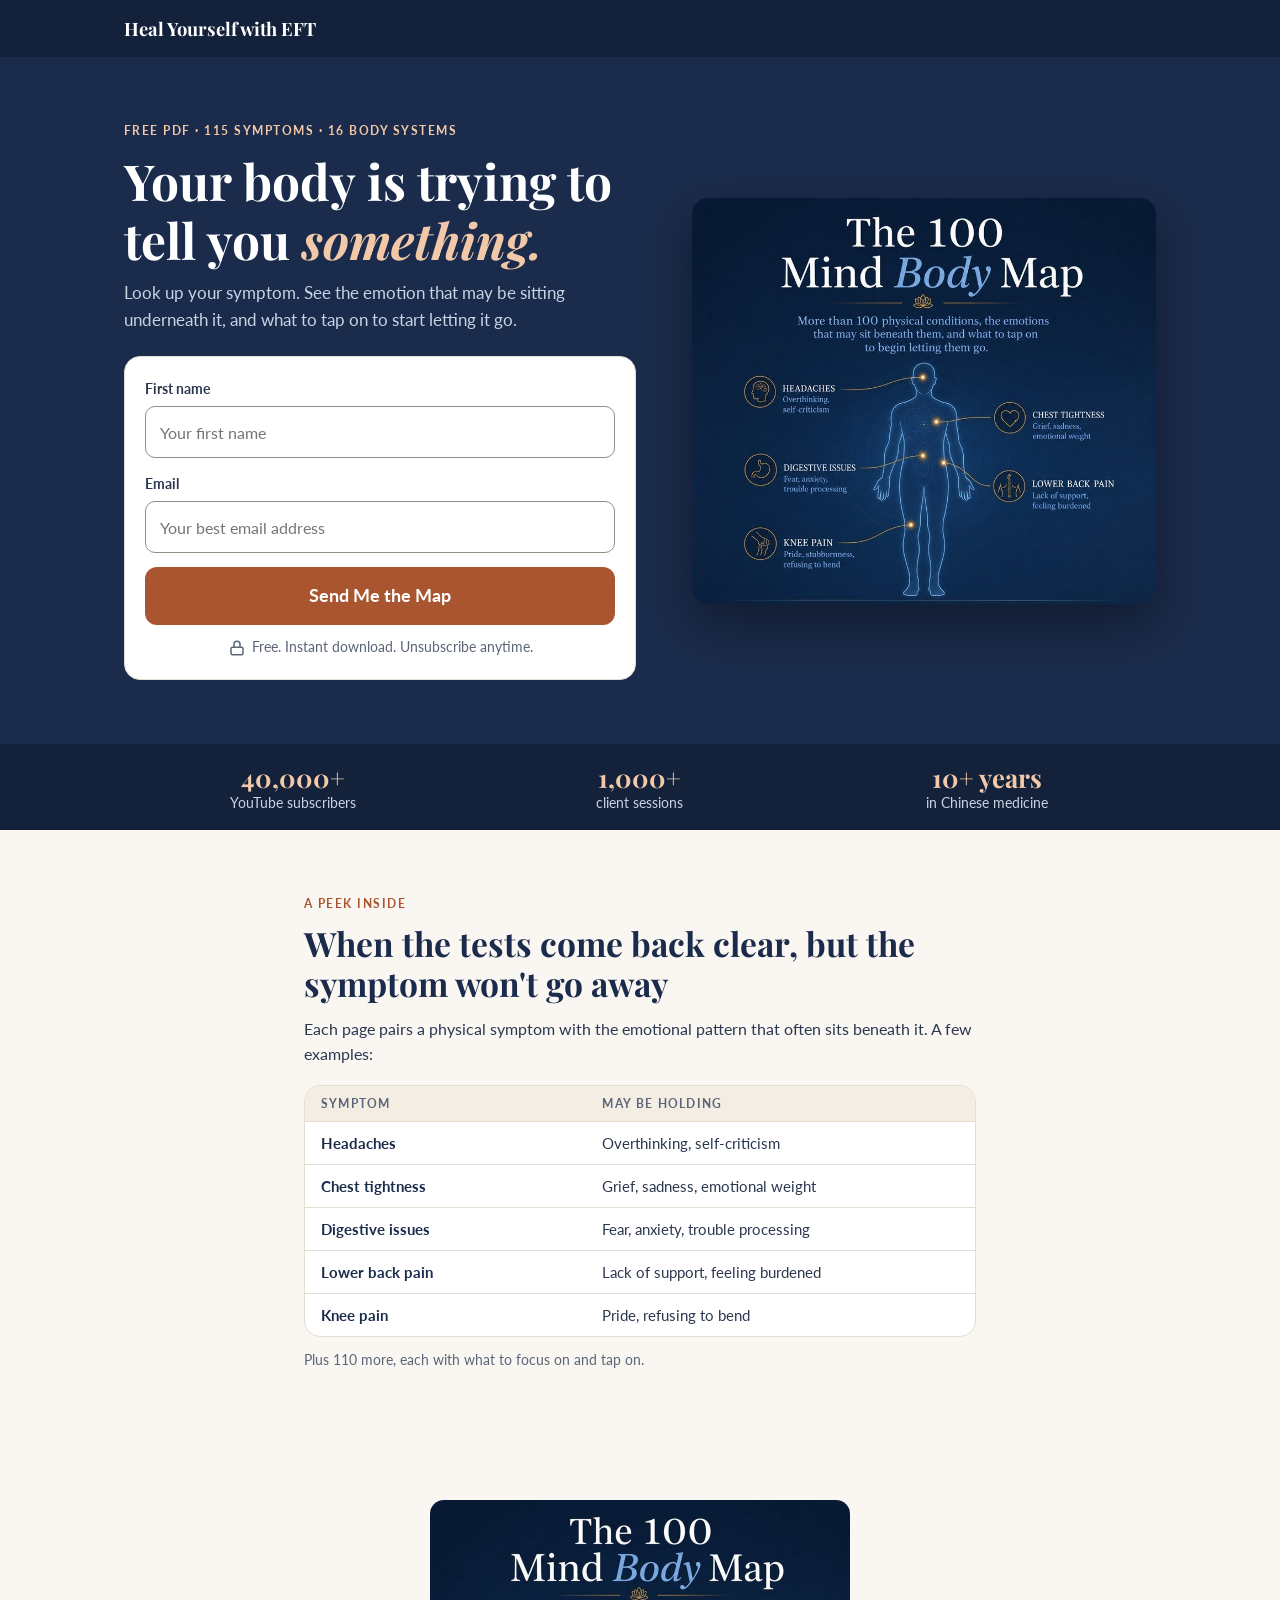
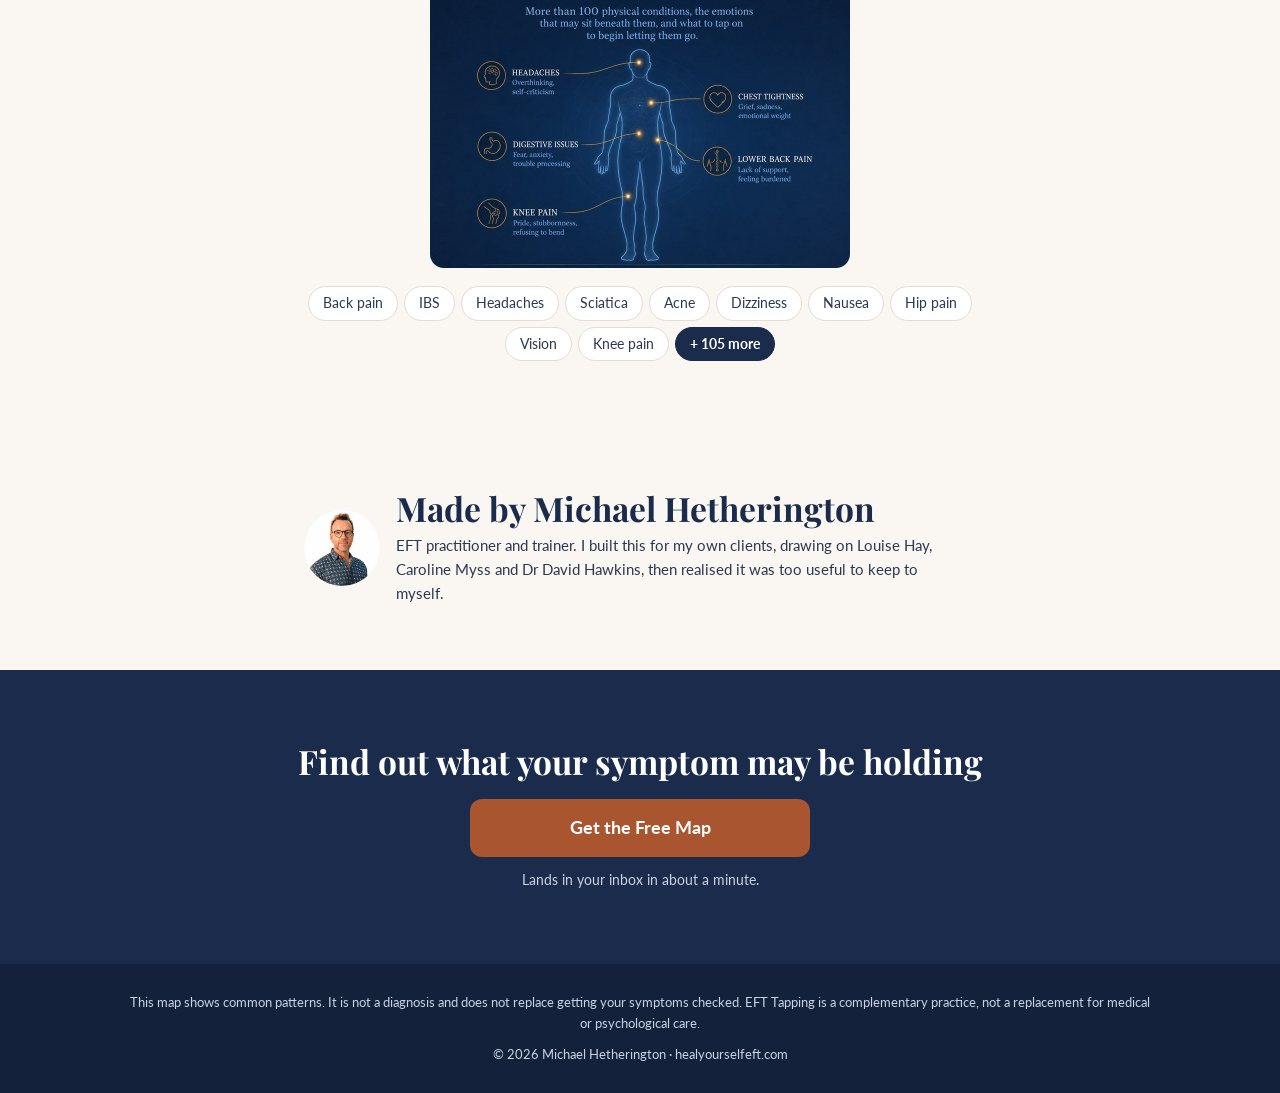
<file: mind-body-map-yt-a.html>
<!DOCTYPE html>
<html lang="en">
<head>
  <meta charset="UTF-8" />
  <meta name="viewport" content="width=device-width, initial-scale=1.0" />
  <title>Free Guide: The 100 Mind-Body Map | Heal Yourself with EFT</title>
  <meta name="description" content="Free PDF: look up your symptom, see the emotion that may be sitting underneath it, and what to tap on to start letting it go. Instant download." />
  <meta name="robots" content="noindex, nofollow" />

  <!-- Google tag (gtag.js) -->
  <script async src="https://www.googletagmanager.com/gtag/js?id=G-6HFTYSBJ0B"></script>
  <script>
    window.dataLayer = window.dataLayer || [];
    function gtag(){dataLayer.push(arguments);}
    gtag('js', new Date());
    gtag('config', 'G-6HFTYSBJ0B', {
      linker: { domains: [
        'michaelhetherington.com','www.michaelhetherington.com',
        'healyourselfeft.com','healyourdigestioneft.com',
        'eftpractitionertraining.com',
        'mindbodymedicineacademy.onlinecoursehost.com'
      ] }
    });
    gtag('config', 'AW-1016615342');
  </script>

  <!-- Favicon -->
  <link rel="icon" type="image/svg+xml" href="favicon.svg" />

  <!-- Fonts -->
  <link rel="preconnect" href="https://fonts.googleapis.com" />
  <link rel="preconnect" href="https://fonts.gstatic.com" crossorigin />
  <link href="https://fonts.googleapis.com/css2?family=Playfair+Display:ital,wght@0,700;1,700&family=Lato:wght@400;700&display=swap" rel="stylesheet" />
  <link rel="stylesheet" href="css/ad-funnel.css?v=1" />
</head>
<body>

  <!-- ================================================
       HEADER: wordmark only, no way off the page
       ================================================ -->
  <header class="af-header">
    <div class="wrap">
      <span class="af-wordmark">Heal Yourself with EFT</span>
    </div>
  </header>

  <!-- ================================================
       HERO / OPT-IN
       ================================================ -->
  <section class="af-navy op-hero" id="optin">
    <div class="wrap op-hero__grid">

      <div class="op-hero__copy">
        <span class="af-eyebrow">Free PDF &middot; 115 symptoms &middot; 16 body systems</span>
        <h1>Your body is trying to tell you <span class="af-hl">something.</span></h1>
        <p class="op-hero__sub">Look up your symptom. See the emotion that may be sitting underneath it, and what to tap on to start letting it go.</p>

        <div class="af-card op-form">
          <!-- ================================================
               SENDFOX OPT-IN FORM
               ================================================ -->
          <form method="post" action="https://sendfox.com/form/m44x5n/3ljz06" class="sendfox-form mbm-form" id="3ljz06" data-async="true" data-recaptcha="true">
            <div class="op-field">
              <label for="sendfox_form_name">First name</label>
              <input type="text" id="sendfox_form_name" placeholder="Your first name" name="first_name" autocomplete="given-name" required />
            </div>
            <div class="op-field">
              <label for="sendfox_form_email">Email</label>
              <input type="email" id="sendfox_form_email" placeholder="Your best email address" name="email" autocomplete="email" required />
            </div>
            <!-- no botz please -->
            <div style="position: absolute; left: -5000px;" aria-hidden="true"><input type="text" name="a_password" tabindex="-1" value="" autocomplete="off" /></div>
            <button type="submit" class="af-btn">Send Me the Map</button>
          </form>

          <p class="op-privacy">
            <svg class="icon" viewBox="0 0 24 24" aria-hidden="true"><rect x="4" y="11" width="16" height="10" rx="2"/><path d="M8 11V7a4 4 0 0 1 8 0v4"/></svg>
            Free. Instant download. Unsubscribe anytime.
          </p>
        </div>
      </div>

      <!-- Desktop only. Lazy, so phones (where it is hidden) never download it. -->
      <div class="op-hero__art">
        <img src="images/mind-body-map-cover-crop.jpg" alt="The 100 Mind Body Map: a body outline linking headaches, chest tightness, digestive issues, lower back pain and knee pain to the emotions behind them" width="840" height="736" loading="lazy" decoding="async" />
      </div>

    </div>
  </section>

  <!-- ================================================
       PROOF BAR
       ================================================ -->
  <section class="op-proof" aria-label="About Michael">
    <div class="wrap">
      <ul>
        <li><strong>40,000+</strong><span>YouTube subscribers</span></li>
        <li><strong>1,000+</strong><span>client sessions</span></li>
        <li><strong>10+ years</strong><span>in Chinese medicine</span></li>
      </ul>
    </div>
  </section>

  <!-- ================================================
       A PEEK INSIDE
       ================================================ -->
  <section class="af-section op-peek">
    <div class="wrap op-narrow">
      <span class="af-eyebrow">A peek inside</span>
      <h2>When the tests come back clear, but the symptom won't go away</h2>
      <p class="op-peek__intro">Each page pairs a physical symptom with the emotional pattern that often sits beneath it. A few examples:</p>

      <div class="af-card op-table-card">
        <table class="op-table">
          <thead>
            <tr><th scope="col">Symptom</th><th scope="col">May be holding</th></tr>
          </thead>
          <tbody>
            <tr><td>Headaches</td><td>Overthinking, self-criticism</td></tr>
            <tr><td>Chest tightness</td><td>Grief, sadness, emotional weight</td></tr>
            <tr><td>Digestive issues</td><td>Fear, anxiety, trouble processing</td></tr>
            <tr><td>Lower back pain</td><td>Lack of support, feeling burdened</td></tr>
            <tr><td>Knee pain</td><td>Pride, refusing to bend</td></tr>
          </tbody>
        </table>
      </div>

      <p class="af-small">Plus 110 more, each with what to focus on and tap on.</p>
    </div>
  </section>

  <!-- ================================================
       COVER AND SYMPTOM CHIPS
       ================================================ -->
  <section class="af-section op-cover">
    <div class="wrap op-narrow">
      <img src="images/mind-body-map-cover-crop.jpg" alt="The 100 Mind Body Map cover" width="840" height="736" loading="lazy" decoding="async" />

      <ul class="op-chips" aria-label="Some of the symptoms covered">
        <li>Back pain</li>
        <li>IBS</li>
        <li>Headaches</li>
        <li>Sciatica</li>
        <li>Acne</li>
        <li>Dizziness</li>
        <li>Nausea</li>
        <li>Hip pain</li>
        <li>Vision</li>
        <li>Knee pain</li>
        <li class="op-chips__more">+ 105 more</li>
      </ul>
    </div>
  </section>

  <!-- ================================================
       TESTIMONIAL: hidden until a real quote is added.
       To show it, paste the quote below and delete the word "hidden".
       ================================================ -->
  <section class="af-section" hidden>
    <div class="wrap">
      <!--
      <figure class="af-card af-quote">
        <blockquote><p>&ldquo;REAL QUOTE HERE&rdquo;</p></blockquote>
        <cite>REAL NAME HERE</cite>
      </figure>
      -->
    </div>
  </section>

  <!-- ================================================
       ABOUT
       ================================================ -->
  <section class="af-section op-about">
    <div class="wrap op-narrow">
      <div class="af-person">
        <img src="images/michael-bio-circle.jpg" alt="Michael Hetherington" width="300" height="300" loading="lazy" decoding="async" />
        <div>
          <h2>Made by Michael Hetherington</h2>
          <p>EFT practitioner and trainer. I built this for my own clients, drawing on Louise Hay, Caroline Myss and Dr David Hawkins, then realised it was too useful to keep to myself.</p>
        </div>
      </div>
    </div>
  </section>

  <!-- ================================================
       FINAL CALL TO ACTION
       ================================================ -->
  <section class="af-navy af-final">
    <div class="wrap">
      <h2>Find out what your symptom may be holding</h2>
      <a href="#optin" class="af-btn af-btn--auto">Get the Free Map</a>
      <p class="af-small">Lands in your inbox in about a minute.</p>
    </div>
  </section>

  <!-- ================================================
       FOOTER
       ================================================ -->
  <footer class="af-footer">
    <div class="wrap">
      <p>This map shows common patterns. It is not a diagnosis and does not replace getting your symptoms checked. EFT Tapping is a complementary practice, not a replacement for medical or psychological care.</p>
      <p>&copy; 2026 Michael Hetherington &middot; healyourselfeft.com</p>
    </div>
  </footer>

  <script src="https://cdn.sendfox.com/js/form.js" charset="utf-8"></script>
  <script>
  (function () {
    var f = document.getElementById('3ljz06');
    if (!f) return;
    f.addEventListener('submit', function () {
      // Flag this tab so map-download.html fires the Google Ads conversion
      // only for sign-ups from the YouTube ad pages (not organic Map sign-ups)
      try { sessionStorage.setItem('mbm_yt_signup', String(Date.now())); } catch (e) {}
      try {
        if (typeof gtag === 'function') {
          gtag('event', 'lead_magnet_signup', {
            lead_magnet: 'mind_body_map',
            event_category: 'engagement'
          });
        }
      } catch (e) {}
    });
  })();
  </script>
</body>
</html>
</file>
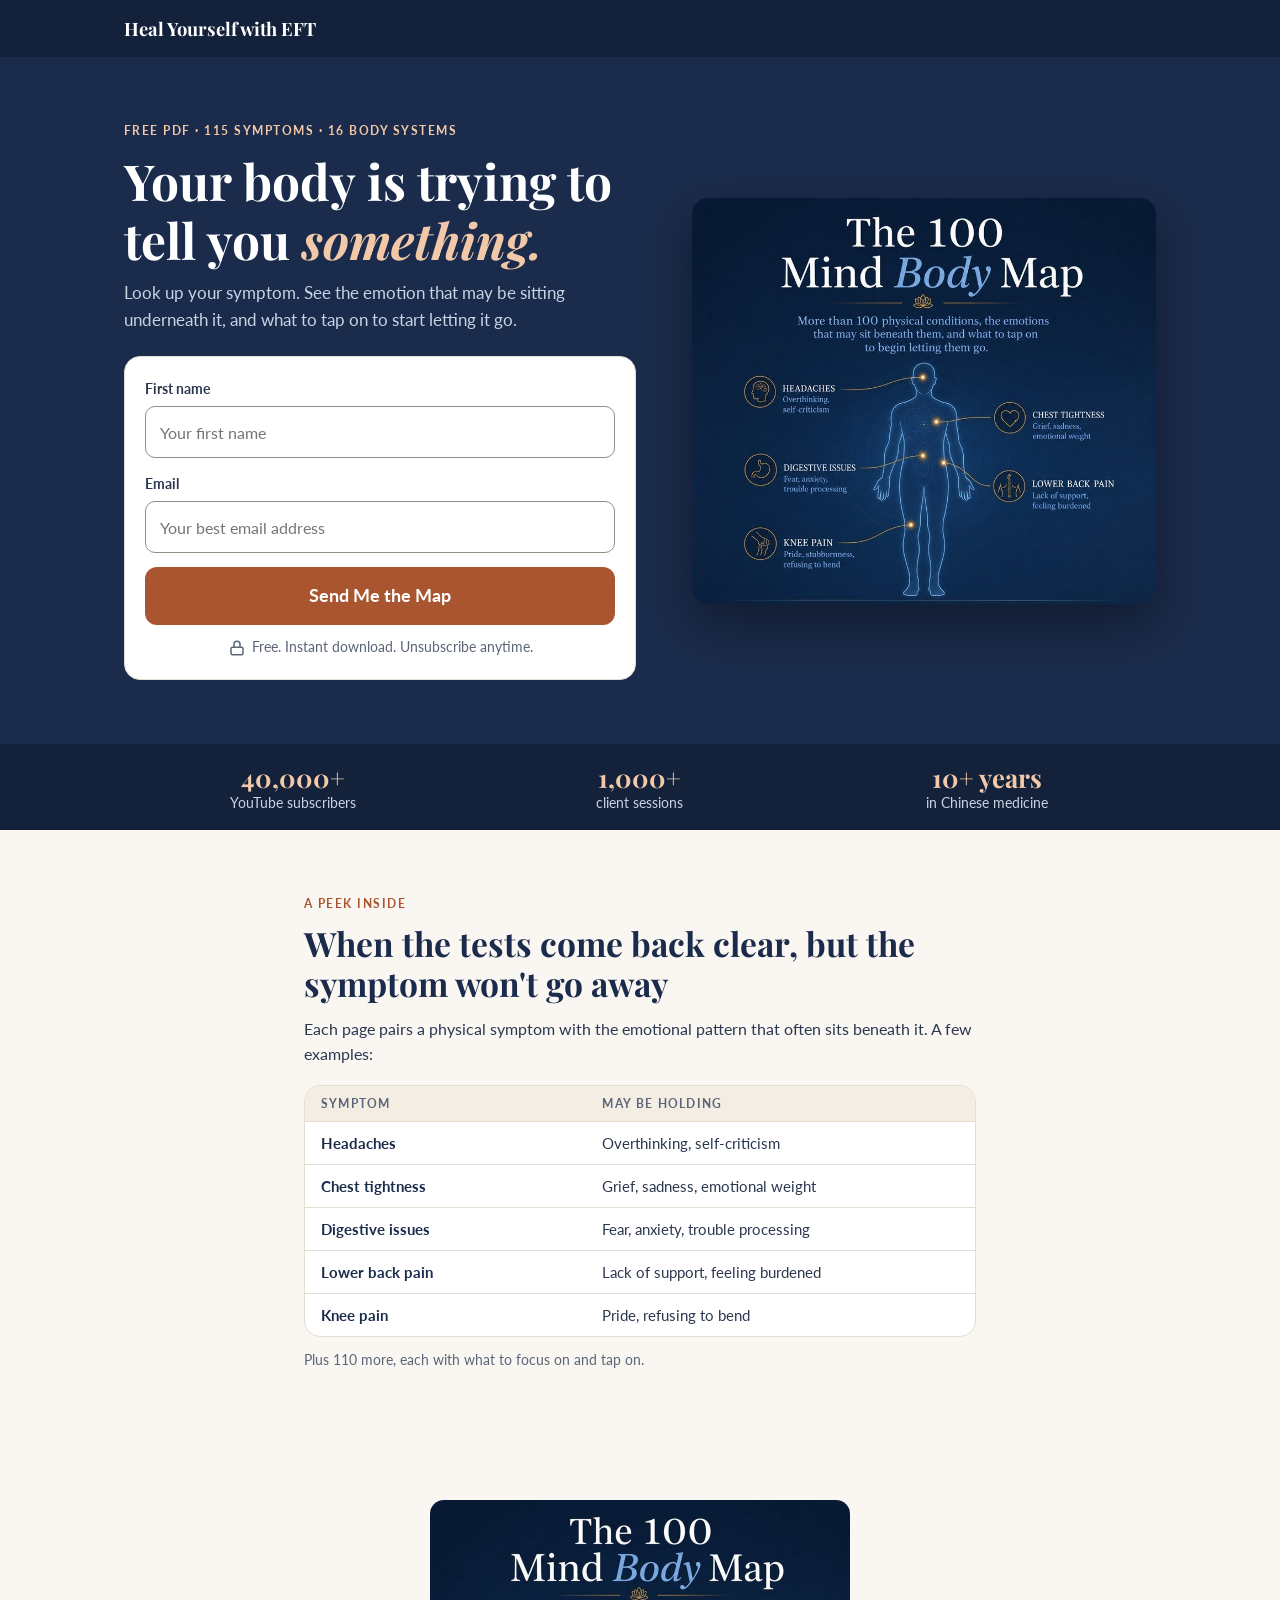
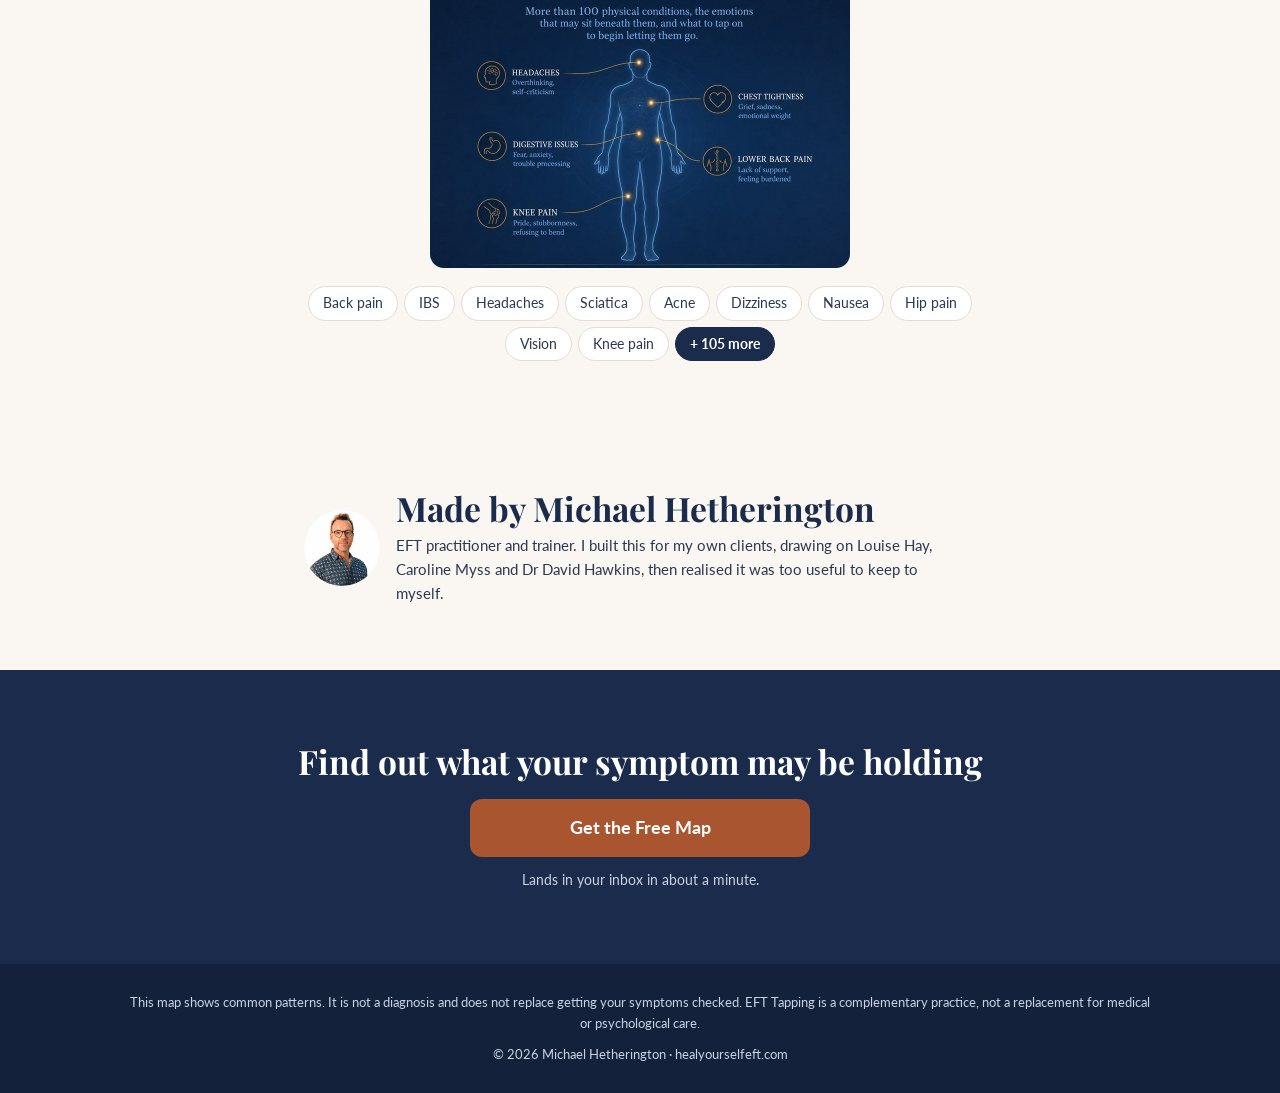
<file: mind-body-map-yt-b.html>
<!DOCTYPE html>
<html lang="en">
<head>
  <meta charset="UTF-8" />
  <meta name="viewport" content="width=device-width, initial-scale=1.0" />
  <title>Free Guide: The 100 Mind-Body Map | Heal Yourself with EFT</title>
  <meta name="description" content="Free PDF: look up your symptom, see the emotion that may be sitting underneath it, and what to tap on to start letting it go. Instant download." />
  <meta name="robots" content="noindex, nofollow" />

  <!-- Google tag (gtag.js) -->
  <script async src="https://www.googletagmanager.com/gtag/js?id=G-6HFTYSBJ0B"></script>
  <script>
    window.dataLayer = window.dataLayer || [];
    function gtag(){dataLayer.push(arguments);}
    gtag('js', new Date());
    gtag('config', 'G-6HFTYSBJ0B', {
      linker: { domains: [
        'michaelhetherington.com','www.michaelhetherington.com',
        'healyourselfeft.com','healyourdigestioneft.com',
        'eftpractitionertraining.com',
        'mindbodymedicineacademy.onlinecoursehost.com'
      ] }
    });
    gtag('config', 'AW-1016615342');
  </script>

  <!-- Favicon -->
  <link rel="icon" type="image/svg+xml" href="favicon.svg" />

  <!-- Fonts -->
  <link rel="preconnect" href="https://fonts.googleapis.com" />
  <link rel="preconnect" href="https://fonts.gstatic.com" crossorigin />
  <link href="https://fonts.googleapis.com/css2?family=Playfair+Display:ital,wght@0,700;1,700&family=Lato:wght@400;700&display=swap" rel="stylesheet" />
  <link rel="stylesheet" href="css/ad-funnel.css?v=1" />
</head>
<body>

  <!-- ================================================
       HEADER: wordmark only, no way off the page
       ================================================ -->
  <header class="af-header">
    <div class="wrap">
      <span class="af-wordmark">Heal Yourself with EFT</span>
    </div>
  </header>

  <!-- ================================================
       HERO / OPT-IN
       ================================================ -->
  <section class="af-navy op-hero" id="optin">
    <div class="wrap op-hero__grid">

      <div class="op-hero__copy">
        <span class="af-eyebrow">Free PDF &middot; 115 symptoms &middot; 16 body systems</span>
        <h1>Your body is trying to tell you <span class="af-hl">something.</span></h1>
        <p class="op-hero__sub">Look up your symptom. See the emotion that may be sitting underneath it, and what to tap on to start letting it go.</p>

        <div class="af-card op-form">
          <!-- ================================================
               SENDFOX OPT-IN FORM
               ================================================ -->
          <form method="post" action="https://sendfox.com/form/m44x5n/3zkn5x" class="sendfox-form mbm-form" id="3zkn5x" data-async="true" data-recaptcha="true">
            <div class="op-field">
              <label for="sendfox_form_name">First name</label>
              <input type="text" id="sendfox_form_name" placeholder="Your first name" name="first_name" autocomplete="given-name" required />
            </div>
            <div class="op-field">
              <label for="sendfox_form_email">Email</label>
              <input type="email" id="sendfox_form_email" placeholder="Your best email address" name="email" autocomplete="email" required />
            </div>
            <!-- no botz please -->
            <div style="position: absolute; left: -5000px;" aria-hidden="true"><input type="text" name="a_password" tabindex="-1" value="" autocomplete="off" /></div>
            <button type="submit" class="af-btn">Send Me the Map</button>
          </form>

          <p class="op-privacy">
            <svg class="icon" viewBox="0 0 24 24" aria-hidden="true"><rect x="4" y="11" width="16" height="10" rx="2"/><path d="M8 11V7a4 4 0 0 1 8 0v4"/></svg>
            Free. Instant download. Unsubscribe anytime.
          </p>
        </div>
      </div>

      <!-- Desktop only. Lazy, so phones (where it is hidden) never download it. -->
      <div class="op-hero__art">
        <img src="images/mind-body-map-cover-crop.jpg" alt="The 100 Mind Body Map: a body outline linking headaches, chest tightness, digestive issues, lower back pain and knee pain to the emotions behind them" width="840" height="736" loading="lazy" decoding="async" />
      </div>

    </div>
  </section>

  <!-- ================================================
       PROOF BAR
       ================================================ -->
  <section class="op-proof" aria-label="About Michael">
    <div class="wrap">
      <ul>
        <li><strong>40,000+</strong><span>YouTube subscribers</span></li>
        <li><strong>1,000+</strong><span>client sessions</span></li>
        <li><strong>10+ years</strong><span>in Chinese medicine</span></li>
      </ul>
    </div>
  </section>

  <!-- ================================================
       A PEEK INSIDE
       ================================================ -->
  <section class="af-section op-peek">
    <div class="wrap op-narrow">
      <span class="af-eyebrow">A peek inside</span>
      <h2>When the tests come back clear, but the symptom won't go away</h2>
      <p class="op-peek__intro">Each page pairs a physical symptom with the emotional pattern that often sits beneath it. A few examples:</p>

      <div class="af-card op-table-card">
        <table class="op-table">
          <thead>
            <tr><th scope="col">Symptom</th><th scope="col">May be holding</th></tr>
          </thead>
          <tbody>
            <tr><td>Headaches</td><td>Overthinking, self-criticism</td></tr>
            <tr><td>Chest tightness</td><td>Grief, sadness, emotional weight</td></tr>
            <tr><td>Digestive issues</td><td>Fear, anxiety, trouble processing</td></tr>
            <tr><td>Lower back pain</td><td>Lack of support, feeling burdened</td></tr>
            <tr><td>Knee pain</td><td>Pride, refusing to bend</td></tr>
          </tbody>
        </table>
      </div>

      <p class="af-small">Plus 110 more, each with what to focus on and tap on.</p>
    </div>
  </section>

  <!-- ================================================
       COVER AND SYMPTOM CHIPS
       ================================================ -->
  <section class="af-section op-cover">
    <div class="wrap op-narrow">
      <img src="images/mind-body-map-cover-crop.jpg" alt="The 100 Mind Body Map cover" width="840" height="736" loading="lazy" decoding="async" />

      <ul class="op-chips" aria-label="Some of the symptoms covered">
        <li>Back pain</li>
        <li>IBS</li>
        <li>Headaches</li>
        <li>Sciatica</li>
        <li>Acne</li>
        <li>Dizziness</li>
        <li>Nausea</li>
        <li>Hip pain</li>
        <li>Vision</li>
        <li>Knee pain</li>
        <li class="op-chips__more">+ 105 more</li>
      </ul>
    </div>
  </section>

  <!-- ================================================
       TESTIMONIAL: hidden until a real quote is added.
       To show it, paste the quote below and delete the word "hidden".
       ================================================ -->
  <section class="af-section" hidden>
    <div class="wrap">
      <!--
      <figure class="af-card af-quote">
        <blockquote><p>&ldquo;REAL QUOTE HERE&rdquo;</p></blockquote>
        <cite>REAL NAME HERE</cite>
      </figure>
      -->
    </div>
  </section>

  <!-- ================================================
       ABOUT
       ================================================ -->
  <section class="af-section op-about">
    <div class="wrap op-narrow">
      <div class="af-person">
        <img src="images/michael-bio-circle.jpg" alt="Michael Hetherington" width="300" height="300" loading="lazy" decoding="async" />
        <div>
          <h2>Made by Michael Hetherington</h2>
          <p>EFT practitioner and trainer. I built this for my own clients, drawing on Louise Hay, Caroline Myss and Dr David Hawkins, then realised it was too useful to keep to myself.</p>
        </div>
      </div>
    </div>
  </section>

  <!-- ================================================
       FINAL CALL TO ACTION
       ================================================ -->
  <section class="af-navy af-final">
    <div class="wrap">
      <h2>Find out what your symptom may be holding</h2>
      <a href="#optin" class="af-btn af-btn--auto">Get the Free Map</a>
      <p class="af-small">Lands in your inbox in about a minute.</p>
    </div>
  </section>

  <!-- ================================================
       FOOTER
       ================================================ -->
  <footer class="af-footer">
    <div class="wrap">
      <p>This map shows common patterns. It is not a diagnosis and does not replace getting your symptoms checked. EFT Tapping is a complementary practice, not a replacement for medical or psychological care.</p>
      <p>&copy; 2026 Michael Hetherington &middot; healyourselfeft.com</p>
    </div>
  </footer>

  <script src="https://cdn.sendfox.com/js/form.js" charset="utf-8"></script>
  <script>
  (function () {
    var f = document.getElementById('3zkn5x');
    if (!f) return;
    f.addEventListener('submit', function () {
      // Flag this tab so map-download.html fires the Google Ads conversion
      // only for sign-ups from the YouTube ad pages (not organic Map sign-ups)
      try { sessionStorage.setItem('mbm_yt_signup', String(Date.now())); } catch (e) {}
      try {
        if (typeof gtag === 'function') {
          gtag('event', 'lead_magnet_signup', {
            lead_magnet: 'mind_body_map',
            event_category: 'engagement'
          });
        }
      } catch (e) {}
    });
  })();
  </script>
</body>
</html>
</file>
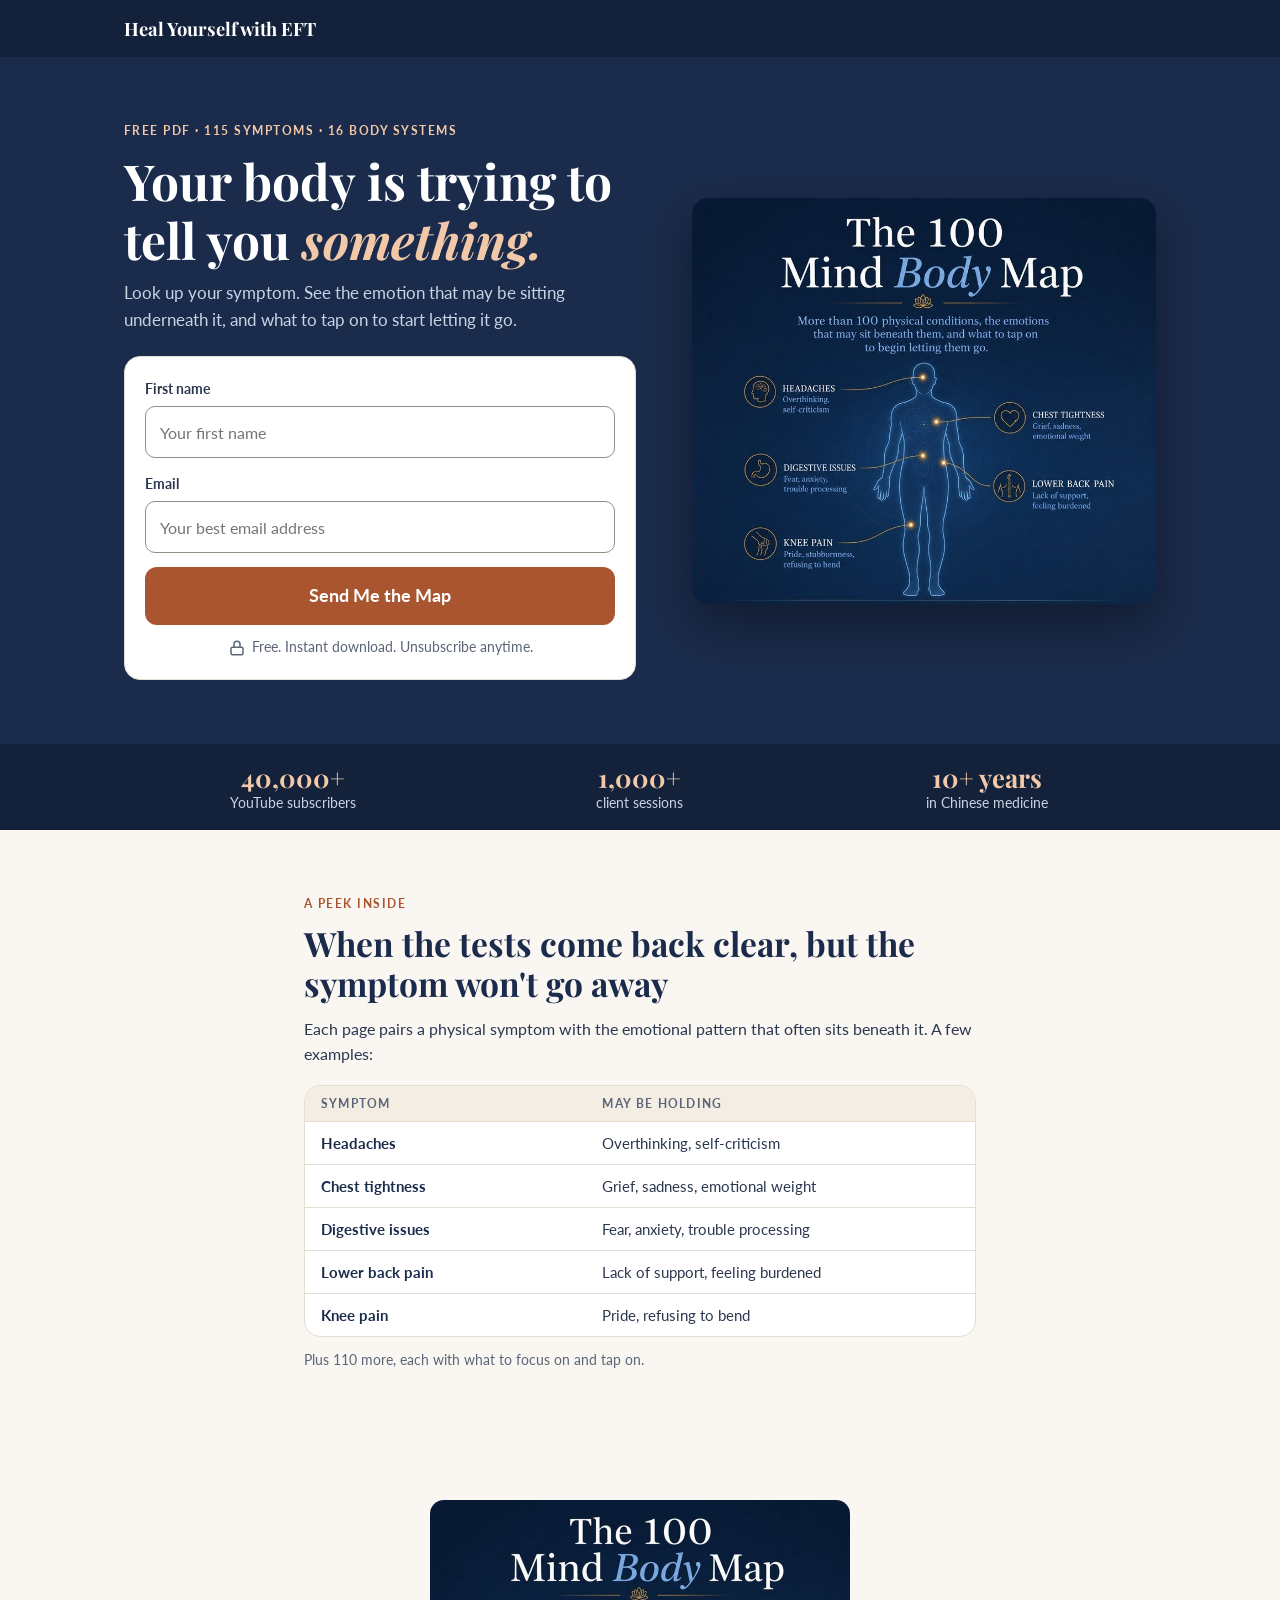
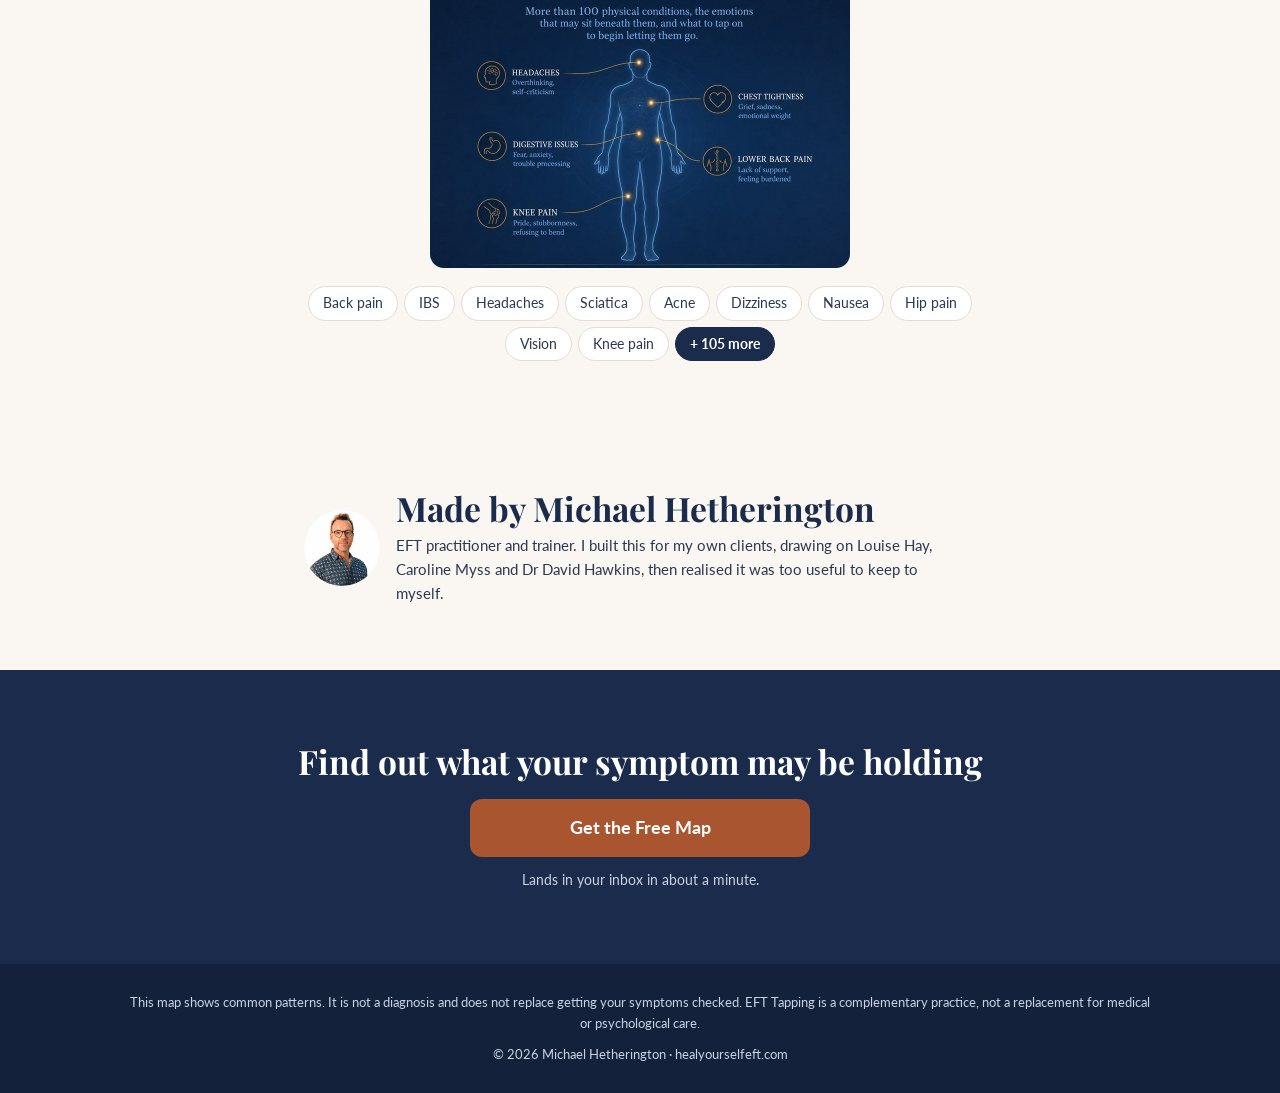
<file: mind-body-map-yt.html>
<!DOCTYPE html>
<html lang="en">
<head>
  <meta charset="UTF-8" />
  <meta name="viewport" content="width=device-width, initial-scale=1.0" />
  <title>Free Guide: The 100 Mind-Body Map | Heal Yourself with EFT</title>
  <meta name="description" content="Free PDF: look up your symptom, see the emotion that may be sitting underneath it, and what to tap on to start letting it go. Instant download." />
  <meta name="robots" content="noindex, nofollow" />

  <!-- Google tag (gtag.js) -->
  <script async src="https://www.googletagmanager.com/gtag/js?id=G-6HFTYSBJ0B"></script>
  <script>
    window.dataLayer = window.dataLayer || [];
    function gtag(){dataLayer.push(arguments);}
    gtag('js', new Date());
    gtag('config', 'G-6HFTYSBJ0B', {
      linker: { domains: [
        'michaelhetherington.com','www.michaelhetherington.com',
        'healyourselfeft.com','healyourdigestioneft.com',
        'eftpractitionertraining.com',
        'mindbodymedicineacademy.onlinecoursehost.com'
      ] }
    });
    gtag('config', 'AW-1016615342');
  </script>

  <!-- Favicon -->
  <link rel="icon" type="image/svg+xml" href="favicon.svg" />

  <!-- Fonts -->
  <link rel="preconnect" href="https://fonts.googleapis.com" />
  <link rel="preconnect" href="https://fonts.gstatic.com" crossorigin />
  <link href="https://fonts.googleapis.com/css2?family=Playfair+Display:ital,wght@0,700;1,700&family=Lato:wght@400;700&display=swap" rel="stylesheet" />
  <link rel="stylesheet" href="css/ad-funnel.css?v=1" />
</head>
<body>

  <!-- ================================================
       HEADER: wordmark only, no way off the page
       ================================================ -->
  <header class="af-header">
    <div class="wrap">
      <span class="af-wordmark">Heal Yourself with EFT</span>
    </div>
  </header>

  <!-- ================================================
       HERO / OPT-IN
       ================================================ -->
  <section class="af-navy op-hero" id="optin">
    <div class="wrap op-hero__grid">

      <div class="op-hero__copy">
        <span class="af-eyebrow">Free PDF &middot; 115 symptoms &middot; 16 body systems</span>
        <h1>Your body is trying to tell you <span class="af-hl">something.</span></h1>
        <p class="op-hero__sub">Look up your symptom. See the emotion that may be sitting underneath it, and what to tap on to start letting it go.</p>

        <div class="af-card op-form">
          <!-- ================================================
               SENDFOX OPT-IN FORM
               ================================================ -->
          <form method="post" action="https://sendfox.com/form/m44x5n/m56xvn" class="sendfox-form mbm-form" id="m56xvn" data-async="true" data-recaptcha="true">
            <div class="op-field">
              <label for="sendfox_form_name">First name</label>
              <input type="text" id="sendfox_form_name" placeholder="Your first name" name="first_name" autocomplete="given-name" required />
            </div>
            <div class="op-field">
              <label for="sendfox_form_email">Email</label>
              <input type="email" id="sendfox_form_email" placeholder="Your best email address" name="email" autocomplete="email" required />
            </div>
            <!-- no botz please -->
            <div style="position: absolute; left: -5000px;" aria-hidden="true"><input type="text" name="a_password" tabindex="-1" value="" autocomplete="off" /></div>
            <button type="submit" class="af-btn">Send Me the Map</button>
          </form>

          <p class="op-privacy">
            <svg class="icon" viewBox="0 0 24 24" aria-hidden="true"><rect x="4" y="11" width="16" height="10" rx="2"/><path d="M8 11V7a4 4 0 0 1 8 0v4"/></svg>
            Free. Instant download. Unsubscribe anytime.
          </p>
        </div>
      </div>

      <!-- Desktop only. Lazy, so phones (where it is hidden) never download it. -->
      <div class="op-hero__art">
        <img src="images/mind-body-map-cover-crop.jpg" alt="The 100 Mind Body Map: a body outline linking headaches, chest tightness, digestive issues, lower back pain and knee pain to the emotions behind them" width="840" height="736" loading="lazy" decoding="async" />
      </div>

    </div>
  </section>

  <!-- ================================================
       PROOF BAR
       ================================================ -->
  <section class="op-proof" aria-label="About Michael">
    <div class="wrap">
      <ul>
        <li><strong>40,000+</strong><span>YouTube subscribers</span></li>
        <li><strong>1,000+</strong><span>client sessions</span></li>
        <li><strong>10+ years</strong><span>in Chinese medicine</span></li>
      </ul>
    </div>
  </section>

  <!-- ================================================
       A PEEK INSIDE
       ================================================ -->
  <section class="af-section op-peek">
    <div class="wrap op-narrow">
      <span class="af-eyebrow">A peek inside</span>
      <h2>When the tests come back clear, but the symptom won't go away</h2>
      <p class="op-peek__intro">Each page pairs a physical symptom with the emotional pattern that often sits beneath it. A few examples:</p>

      <div class="af-card op-table-card">
        <table class="op-table">
          <thead>
            <tr><th scope="col">Symptom</th><th scope="col">May be holding</th></tr>
          </thead>
          <tbody>
            <tr><td>Headaches</td><td>Overthinking, self-criticism</td></tr>
            <tr><td>Chest tightness</td><td>Grief, sadness, emotional weight</td></tr>
            <tr><td>Digestive issues</td><td>Fear, anxiety, trouble processing</td></tr>
            <tr><td>Lower back pain</td><td>Lack of support, feeling burdened</td></tr>
            <tr><td>Knee pain</td><td>Pride, refusing to bend</td></tr>
          </tbody>
        </table>
      </div>

      <p class="af-small">Plus 110 more, each with what to focus on and tap on.</p>
    </div>
  </section>

  <!-- ================================================
       COVER AND SYMPTOM CHIPS
       ================================================ -->
  <section class="af-section op-cover">
    <div class="wrap op-narrow">
      <img src="images/mind-body-map-cover-crop.jpg" alt="The 100 Mind Body Map cover" width="840" height="736" loading="lazy" decoding="async" />

      <ul class="op-chips" aria-label="Some of the symptoms covered">
        <li>Back pain</li>
        <li>IBS</li>
        <li>Headaches</li>
        <li>Sciatica</li>
        <li>Acne</li>
        <li>Dizziness</li>
        <li>Nausea</li>
        <li>Hip pain</li>
        <li>Vision</li>
        <li>Knee pain</li>
        <li class="op-chips__more">+ 105 more</li>
      </ul>
    </div>
  </section>

  <!-- ================================================
       TESTIMONIAL: hidden until a real quote is added.
       To show it, paste the quote below and delete the word "hidden".
       ================================================ -->
  <section class="af-section" hidden>
    <div class="wrap">
      <!--
      <figure class="af-card af-quote">
        <blockquote><p>&ldquo;REAL QUOTE HERE&rdquo;</p></blockquote>
        <cite>REAL NAME HERE</cite>
      </figure>
      -->
    </div>
  </section>

  <!-- ================================================
       ABOUT
       ================================================ -->
  <section class="af-section op-about">
    <div class="wrap op-narrow">
      <div class="af-person">
        <img src="images/michael-bio-circle.jpg" alt="Michael Hetherington" width="300" height="300" loading="lazy" decoding="async" />
        <div>
          <h2>Made by Michael Hetherington</h2>
          <p>EFT practitioner and trainer. I built this for my own clients, drawing on Louise Hay, Caroline Myss and Dr David Hawkins, then realised it was too useful to keep to myself.</p>
        </div>
      </div>
    </div>
  </section>

  <!-- ================================================
       FINAL CALL TO ACTION
       ================================================ -->
  <section class="af-navy af-final">
    <div class="wrap">
      <h2>Find out what your symptom may be holding</h2>
      <a href="#optin" class="af-btn af-btn--auto">Get the Free Map</a>
      <p class="af-small">Lands in your inbox in about a minute.</p>
    </div>
  </section>

  <!-- ================================================
       FOOTER
       ================================================ -->
  <footer class="af-footer">
    <div class="wrap">
      <p>This map shows common patterns. It is not a diagnosis and does not replace getting your symptoms checked. EFT Tapping is a complementary practice, not a replacement for medical or psychological care.</p>
      <p>&copy; 2026 Michael Hetherington &middot; healyourselfeft.com</p>
    </div>
  </footer>

  <script src="https://cdn.sendfox.com/js/form.js" charset="utf-8"></script>
  <script>
  (function () {
    var f = document.getElementById('m56xvn');
    if (!f) return;
    f.addEventListener('submit', function () {
      try {
        if (typeof gtag === 'function') {
          gtag('event', 'lead_magnet_signup', {
            lead_magnet: 'mind_body_map',
            event_category: 'engagement'
          });
        }
      } catch (e) {}
    });
  })();
  </script>
</body>
</html>
</file>
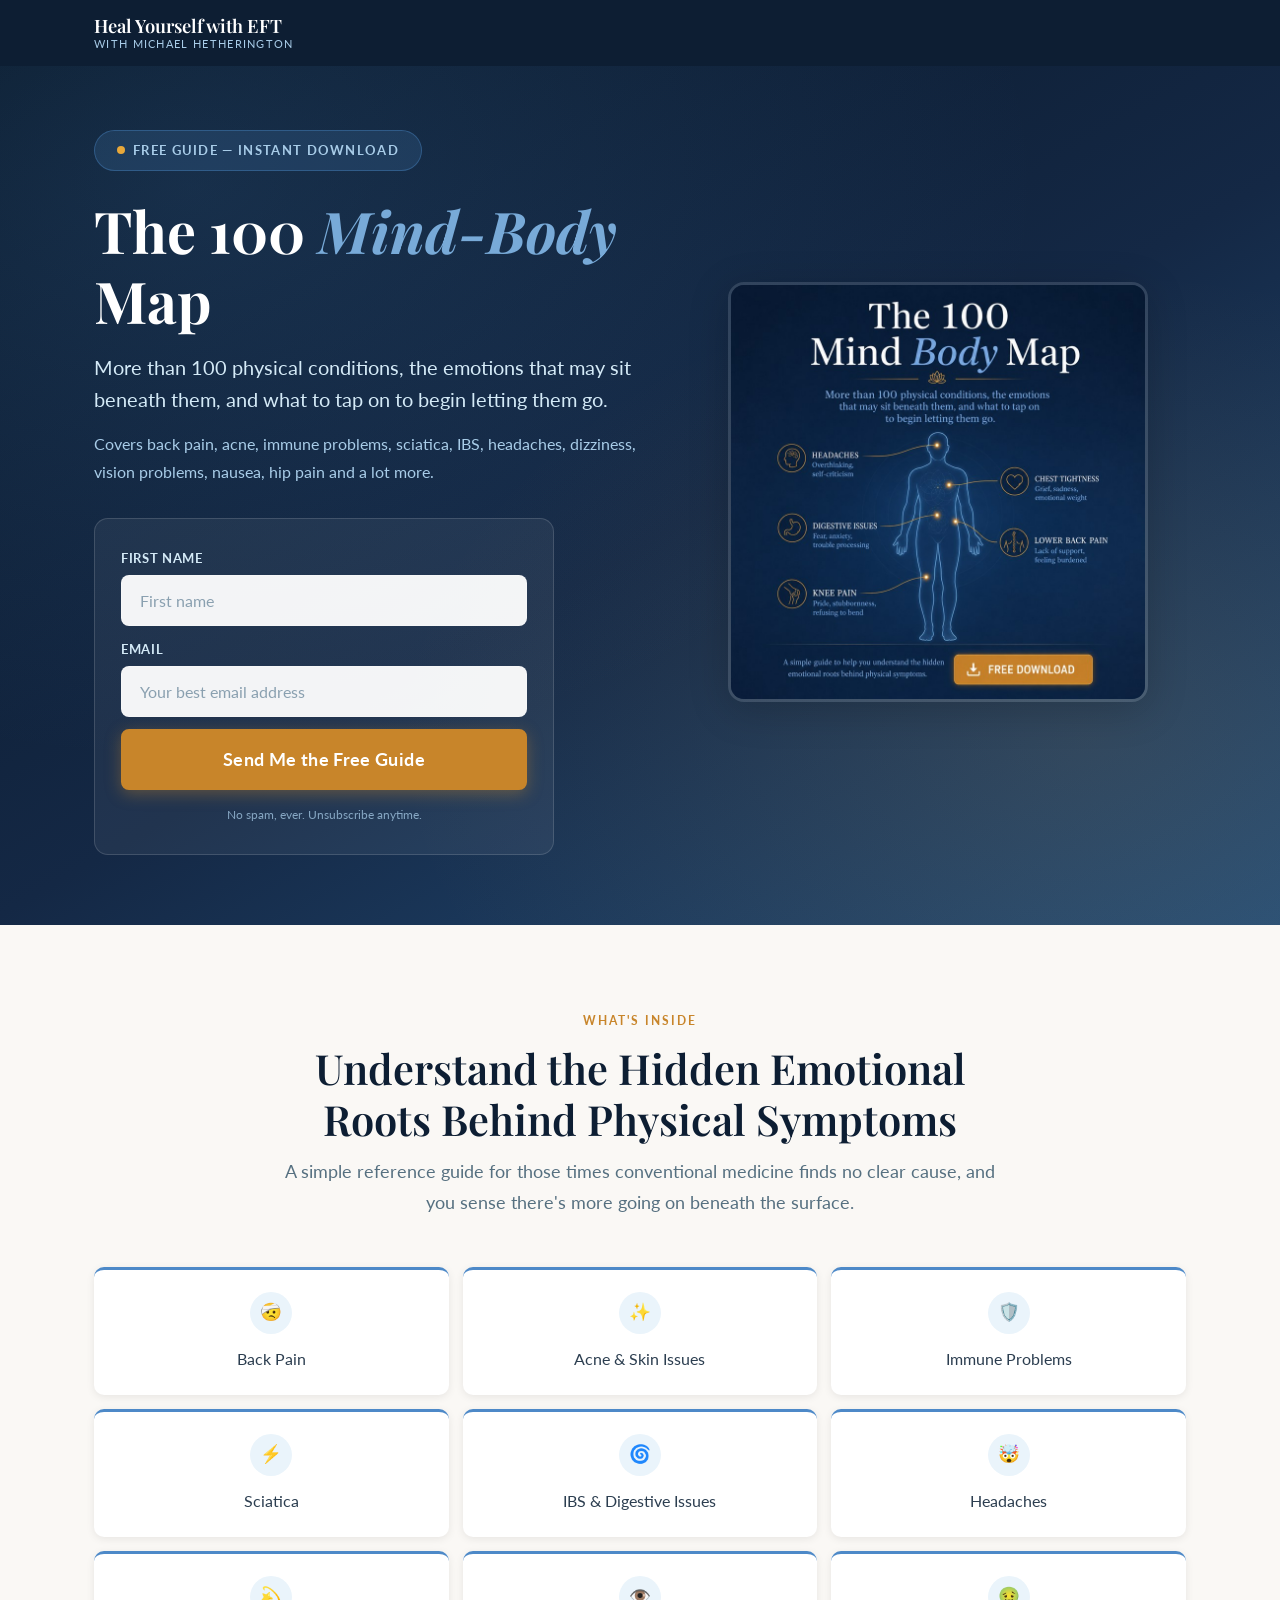
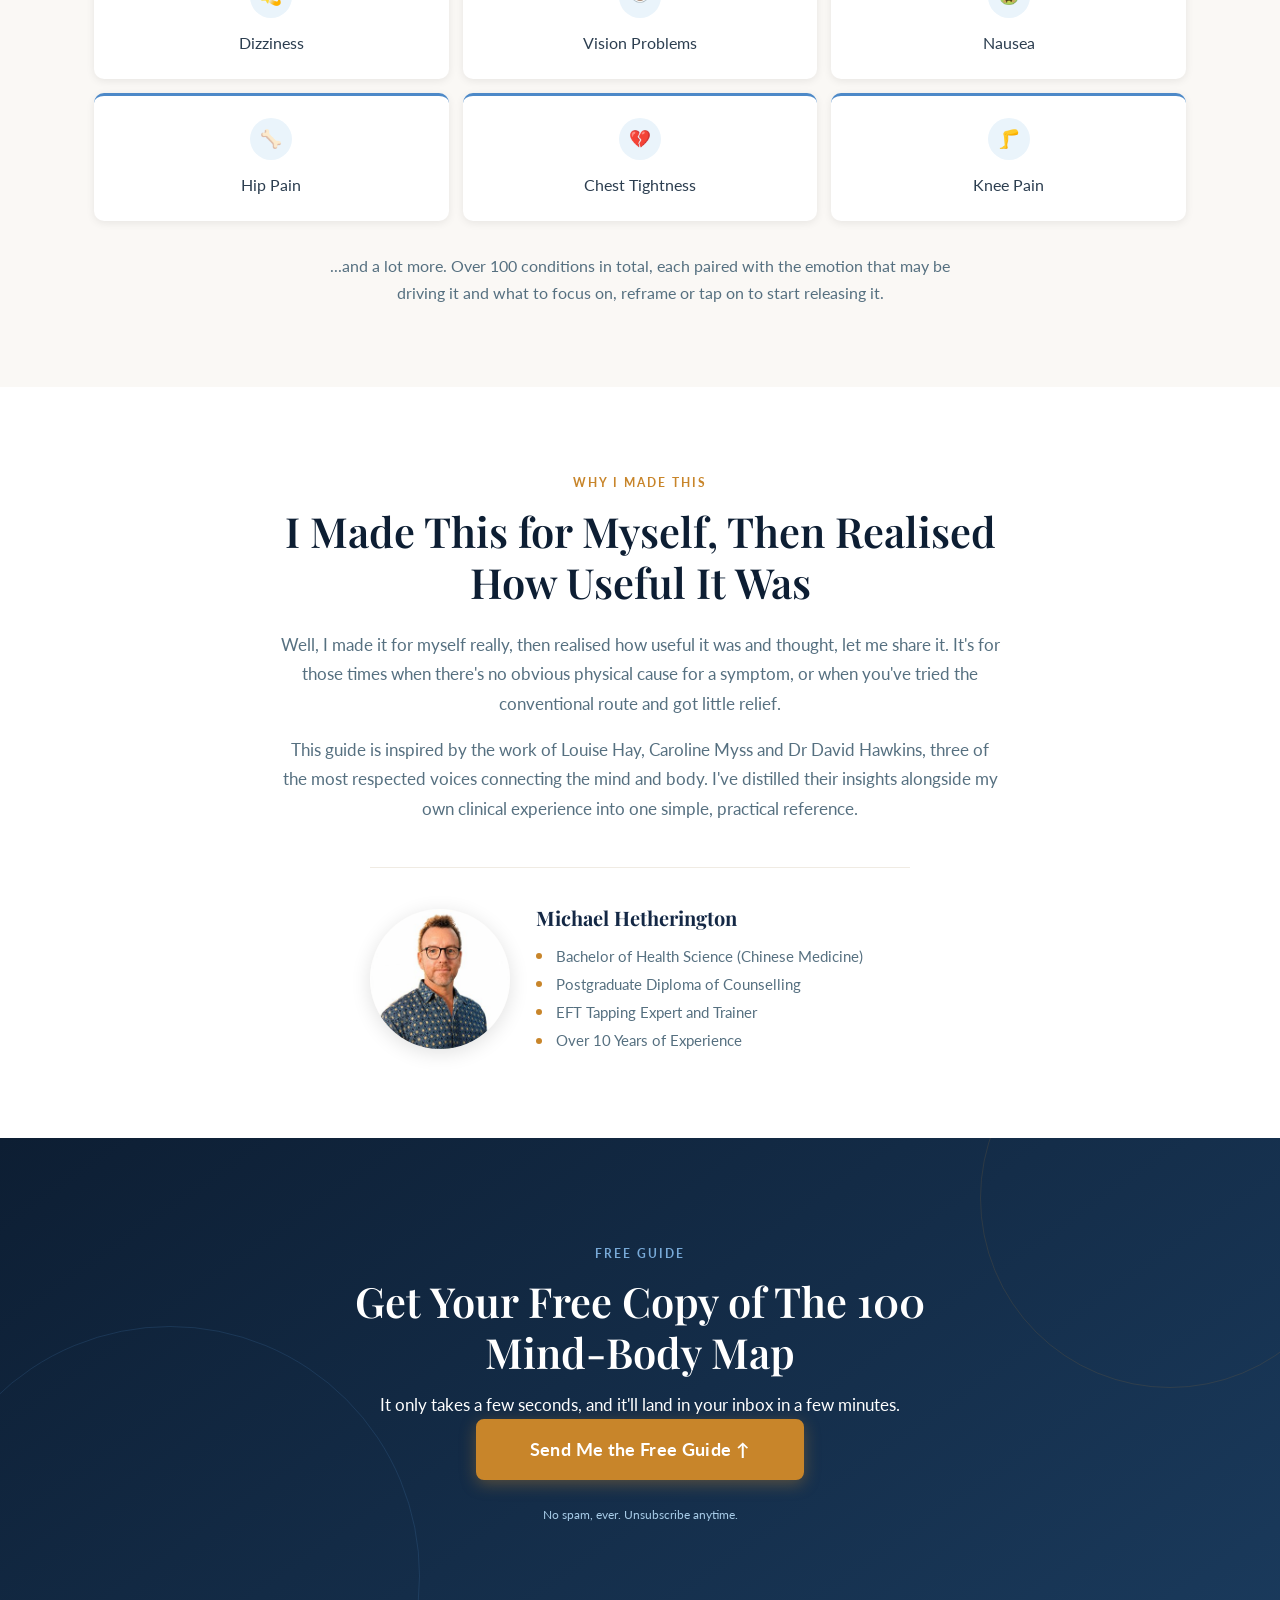
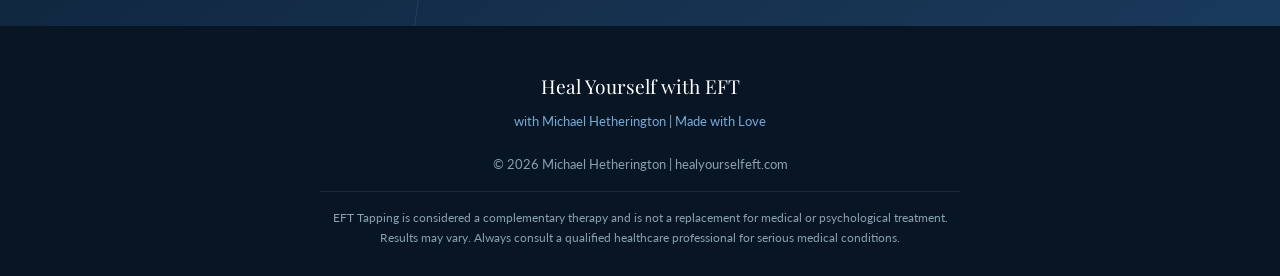
<file: mind-body-map.html>
<!DOCTYPE html>
<html lang="en">
<head>
  <meta charset="UTF-8" />
  <meta name="viewport" content="width=device-width, initial-scale=1.0" />
  <title>Free Guide: The 100 Mind-Body Map | Heal Yourself with EFT</title>
  <meta name="description" content="Free guide: 100+ physical conditions, the emotions that may sit beneath them, and what to tap on to begin letting them go. Instant download." />

  <!-- Google tag (gtag.js) -->
  <script async src="https://www.googletagmanager.com/gtag/js?id=G-6HFTYSBJ0B"></script>
  <script>
    window.dataLayer = window.dataLayer || [];
    function gtag(){dataLayer.push(arguments);}
    gtag('js', new Date());
    gtag('config', 'G-6HFTYSBJ0B', {
      linker: { domains: [
        'michaelhetherington.com','www.michaelhetherington.com',
        'healyourselfeft.com','healyourdigestioneft.com',
        'eftpractitionertraining.com',
        'mindbodymedicineacademy.onlinecoursehost.com'
      ] }
    });
    gtag('config', 'AW-1016615342');
  </script>

  <!-- Favicon -->
  <link rel="icon" type="image/svg+xml" href="favicon.svg" />

  <!-- Fonts & Icons -->
  <link rel="preconnect" href="https://fonts.googleapis.com" />
  <link rel="preconnect" href="https://fonts.gstatic.com" crossorigin />
  <link href="https://fonts.googleapis.com/css2?family=Playfair+Display:ital,wght@0,400;0,600;0,700;1,400&family=Lato:wght@300;400;700;900&display=swap" rel="stylesheet" />
  <link rel="stylesheet" href="css/style.css?v=4" />

  <style>
    /* Author block in the "why I made this" section. Page local, so it cannot
       disturb the dark bio section on the home page, which uses .bio-* classes. */
    .mbm-author {
      display: flex;
      align-items: center;
      gap: 26px;
      max-width: 540px;
      margin: 2.75rem auto 0;
      padding-top: 2rem;
      border-top: 1px solid var(--cream-dark);
      text-align: left;
    }

    .mbm-author__photo {
      width: 140px;
      height: 140px;
      flex-shrink: 0;
      border-radius: 50%;
      object-fit: cover;
      object-position: center top;
      background: var(--cream);
      box-shadow: var(--shadow-md);
    }

    /* Two classes deep, otherwise .mbm-story p wins on specificity */
    .mbm-author .mbm-author__name {
      font-family: var(--font-heading);
      font-size: 1.25rem;
      font-weight: 700;
      color: var(--navy-700);
      margin: 0 0 10px;
    }

    .mbm-author__creds {
      list-style: none;
      margin: 0;
      padding: 0;
    }

    .mbm-author__creds li {
      position: relative;
      padding-left: 20px;
      margin-bottom: 6px;
      font-size: 0.92rem;
      line-height: 1.5;
      color: var(--text-muted);
    }

    .mbm-author__creds li::before {
      content: "";
      position: absolute;
      left: 0;
      top: 0.55em;
      width: 6px;
      height: 6px;
      border-radius: 50%;
      background: var(--warm-gold);
    }

    /* The base h2 carries no bottom margin, so this heading sat on its text */
    .mbm-story h2 { margin-bottom: 1.4rem; }

    /* This paragraph is wrapped in .reveal, so the .final-cta > .container > p
       rule in style.css misses it and it fell back to dark body text on navy */
    .final-cta p { color: var(--white); }

    @media (max-width: 560px) {
      .mbm-author {
        flex-direction: column;
        text-align: center;
        gap: 18px;
      }
      .mbm-author__photo { width: 120px; height: 120px; }
      .mbm-author__creds { display: inline-block; text-align: left; }
    }
  </style>
</head>
<body>

  <!-- ================================================
       HEADER
       ================================================ -->
  <header class="site-header">
    <div class="container">
      <a href="index.html" class="site-logo">
        <span class="site-logo__main">Heal Yourself with EFT</span>
        <span class="site-logo__sub">with Michael Hetherington</span>
      </a>
    </div>
  </header>

  <!-- ================================================
       HERO / OPT-IN
       ================================================ -->
  <section class="mbm-hero">
    <div class="mbm-hero__glow"></div>
    <div class="container">
      <div class="mbm-hero__inner">

        <div class="mbm-hero__copy">
          <div class="hero__badge">
            <span class="hero__badge-dot"></span>
            Free Guide &mdash; Instant Download
          </div>

          <h1 class="mbm-hero__title">The 100 <em>Mind-Body</em> Map</h1>

          <p class="mbm-hero__subtitle">
            More than 100 physical conditions, the emotions that may sit beneath them, and what to tap on to begin letting them go.
          </p>

          <p class="mbm-hero__desc">
            Covers back pain, acne, immune problems, sciatica, IBS, headaches, dizziness, vision problems, nausea, hip pain and a lot more.
          </p>

          <img src="images/mind-body-map-cover.jpg" alt="The 100 Mind-Body Map — free guide preview" class="mbm-hero__img mbm-hero__img--mobile" width="840" height="840" decoding="async" fetchpriority="high" />

          <div class="mbm-form-card" id="optin">
            <!-- ================================================
                 SENDFOX OPT-IN FORM
                 ================================================ -->
            <form method="post" action="https://sendfox.com/form/m44x5n/m4r7z9" class="sendfox-form mbm-form" id="m4r7z9" data-async="true" data-recaptcha="true">
              <div class="form-group">
                <label for="sendfox_form_name">First Name</label>
                <input type="text" id="sendfox_form_name" placeholder="First name" name="first_name" required />
              </div>
              <div class="form-group">
                <label for="sendfox_form_email">Email</label>
                <input type="email" id="sendfox_form_email" placeholder="Your best email address" name="email" required />
              </div>
              <!-- no botz please -->
              <div style="position: absolute; left: -5000px;" aria-hidden="true"><input type="text" name="a_password" tabindex="-1" value="" autocomplete="off" /></div>
              <button type="submit" class="btn btn--primary btn--lg btn--full">Send Me the Free Guide</button>
            </form>

            <p class="mbm-form-card__privacy">No spam, ever. Unsubscribe anytime.</p>
          </div>
        </div>

        <div class="mbm-hero__image">
          <img src="images/mind-body-map-cover.jpg" alt="The 100 Mind-Body Map — free guide preview" class="mbm-hero__img" width="840" height="840" decoding="async" fetchpriority="high" />
        </div>

      </div>
    </div>
  </section>

  <!-- ================================================
       WHAT'S INSIDE
       ================================================ -->
  <section class="section section--cream">
    <div class="container">
      <div class="section__header reveal">
        <span class="section__label">What's Inside</span>
        <h2>Understand the Hidden Emotional Roots Behind Physical Symptoms</h2>
        <p class="section__subtitle">
          A simple reference guide for those times conventional medicine finds no clear cause, and you sense there's more going on beneath the surface.
        </p>
      </div>

      <div class="problem-grid">
        <div class="problem-item reveal delay-1"><div class="problem-item__icon">🤕</div><p>Back Pain</p></div>
        <div class="problem-item reveal delay-2"><div class="problem-item__icon">✨</div><p>Acne &amp; Skin Issues</p></div>
        <div class="problem-item reveal delay-3"><div class="problem-item__icon">🛡️</div><p>Immune Problems</p></div>
        <div class="problem-item reveal delay-1"><div class="problem-item__icon">⚡</div><p>Sciatica</p></div>
        <div class="problem-item reveal delay-2"><div class="problem-item__icon">🌀</div><p>IBS &amp; Digestive Issues</p></div>
        <div class="problem-item reveal delay-3"><div class="problem-item__icon">🤯</div><p>Headaches</p></div>
        <div class="problem-item reveal delay-1"><div class="problem-item__icon">💫</div><p>Dizziness</p></div>
        <div class="problem-item reveal delay-2"><div class="problem-item__icon">👁️</div><p>Vision Problems</p></div>
        <div class="problem-item reveal delay-3"><div class="problem-item__icon">🤢</div><p>Nausea</p></div>
        <div class="problem-item reveal delay-1"><div class="problem-item__icon">🦴</div><p>Hip Pain</p></div>
        <div class="problem-item reveal delay-2"><div class="problem-item__icon">💔</div><p>Chest Tightness</p></div>
        <div class="problem-item reveal delay-3"><div class="problem-item__icon">🦵</div><p>Knee Pain</p></div>
      </div>

      <p class="mbm-inside-note reveal">...and a lot more. Over 100 conditions in total, each paired with the emotion that may be driving it and what to focus on, reframe or tap on to start releasing it.</p>
    </div>
  </section>

  <!-- ================================================
       WHY I MADE THIS
       ================================================ -->
  <section class="section" id="why">
    <div class="container">
      <div class="mbm-story reveal">
        <span class="section__label">Why I Made This</span>
        <h2>I Made This for Myself, Then Realised How Useful It Was</h2>
        <p>
          Well, I made it for myself really, then realised how useful it was and thought, let me share it. It's for those times when there's no obvious physical cause for a symptom, or when you've tried the conventional route and got little relief.
        </p>
        <p>
          This guide is inspired by the work of Louise Hay, Caroline Myss and Dr David Hawkins, three of the most respected voices connecting the mind and body. I've distilled their insights alongside my own clinical experience into one simple, practical reference.
        </p>

        <div class="mbm-author">
          <img src="images/michael-bio-circle.jpg" alt="Michael Hetherington" class="mbm-author__photo" width="300" height="300" loading="lazy" />
          <div>
            <p class="mbm-author__name">Michael Hetherington</p>
            <ul class="mbm-author__creds">
              <li>Bachelor of Health Science (Chinese Medicine)</li>
              <li>Postgraduate Diploma of Counselling</li>
              <li>EFT Tapping Expert and Trainer</li>
              <li>Over 10 Years of Experience</li>
            </ul>
          </div>
        </div>
      </div>
    </div>
  </section>

  <!-- ================================================
       FINAL CTA
       ================================================ -->
  <section class="final-cta">
    <div class="final-cta__circle final-cta__circle--1"></div>
    <div class="final-cta__circle final-cta__circle--2"></div>

    <div class="container">
      <div class="reveal">
        <span class="section__label" style="color: var(--blue-200);">Free Guide</span>
        <h2>Get Your Free Copy of The 100 Mind-Body Map</h2>
        <p>It only takes a few seconds, and it'll land in your inbox in a few minutes.</p>
      </div>

      <div class="reveal delay-2 mbm-final-form-wrap">
        <a href="#optin" class="btn btn--primary btn--lg">Send Me the Free Guide &uarr;</a>
        <p class="mbm-form-card__privacy" style="color: var(--blue-100);">No spam, ever. Unsubscribe anytime.</p>
      </div>
    </div>
  </section>

  <!-- ================================================
       FOOTER
       ================================================ -->
  <footer class="site-footer">
    <div class="container">
      <p class="footer-logo">Heal Yourself with EFT</p>
      <p class="footer-tagline">with Michael Hetherington | Made with Love</p>

      <p class="footer-copy">&copy; 2026 Michael Hetherington | healyourselfeft.com</p>

      <p class="footer-disclaimer">
        EFT Tapping is considered a complementary therapy and is not a replacement for medical or psychological treatment.
        Results may vary. Always consult a qualified healthcare professional for serious medical conditions.
      </p>
    </div>
  </footer>

  <script src="js/main.js"></script>
  <script src="https://cdn.sendfox.com/js/form.js" charset="utf-8"></script>
  <script>
  (function () {
    var f = document.getElementById('m4r7z9');
    if (!f) return;
    f.addEventListener('submit', function () {
      try {
        if (typeof gtag === 'function') {
          gtag('event', 'lead_magnet_signup', {
            lead_magnet: 'mind_body_map',
            event_category: 'engagement'
          });
        }
      } catch (e) {}
    });
  })();
  </script>
</body>
</html>
</file>
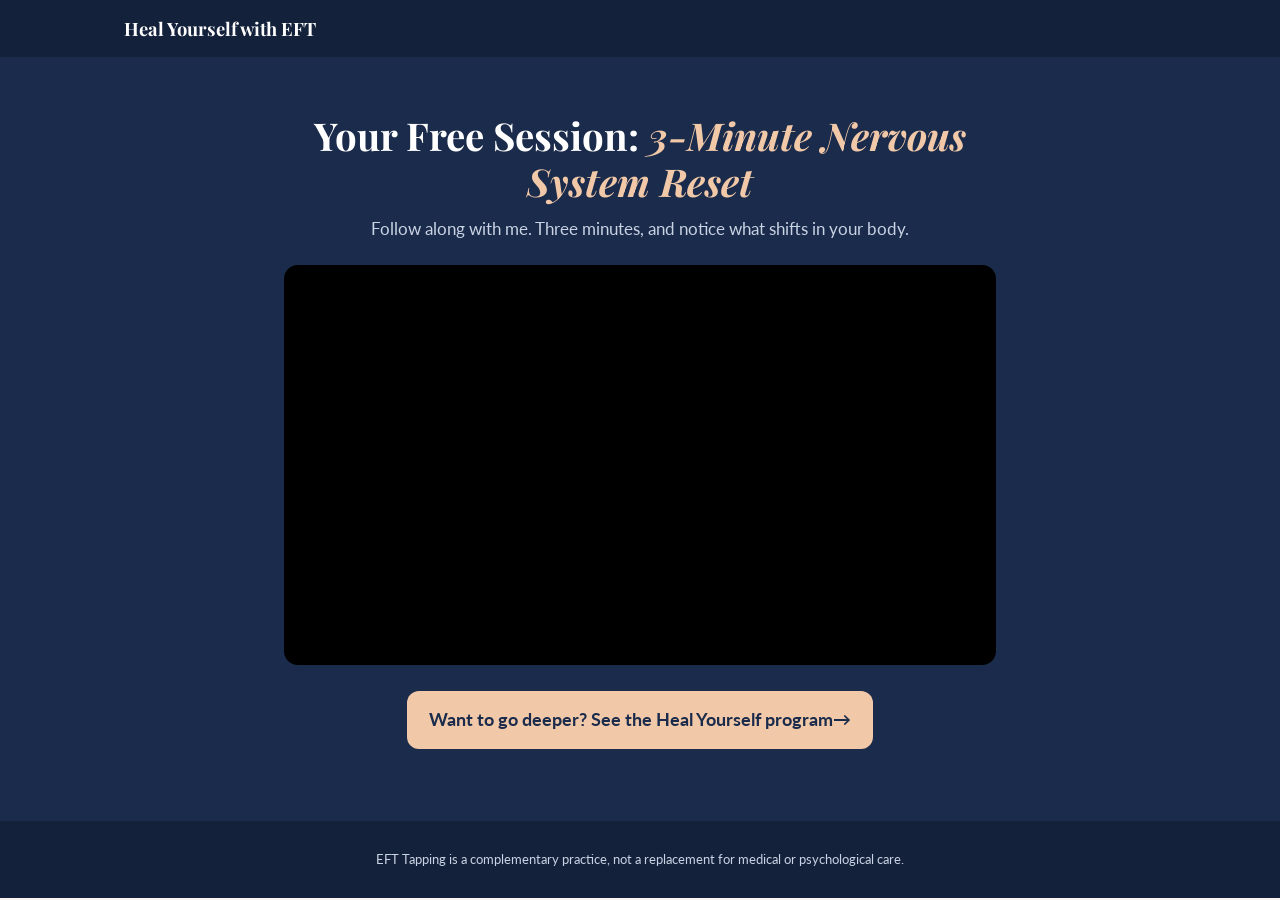
<file: nervous-system-reset.html>
<!DOCTYPE html>
<html lang="en">
<head>
  <meta charset="UTF-8" />
  <meta name="viewport" content="width=device-width, initial-scale=1.0" />
  <title>3-Minute Nervous System Reset</title>
  <meta name="description" content="Your free session: a 3-minute EFT tapping nervous system reset to follow along with." />
  <!-- Subscriber bonus from email 1: keep out of search -->
  <meta name="robots" content="noindex, nofollow" />

  <!-- Google tag (gtag.js) -->
  <script async src="https://www.googletagmanager.com/gtag/js?id=G-6HFTYSBJ0B"></script>
  <script>
    window.dataLayer = window.dataLayer || [];
    function gtag(){dataLayer.push(arguments);}
    gtag('js', new Date());
    gtag('config', 'G-6HFTYSBJ0B', {
      linker: { domains: [
        'michaelhetherington.com','www.michaelhetherington.com',
        'healyourselfeft.com','healyourdigestioneft.com',
        'eftpractitionertraining.com',
        'mindbodymedicineacademy.onlinecoursehost.com'
      ] }
    });
    gtag('config', 'AW-1016615342');
  </script>

  <!-- Favicon -->
  <link rel="icon" type="image/svg+xml" href="favicon.svg" />

  <!-- Fonts -->
  <link rel="preconnect" href="https://fonts.googleapis.com" />
  <link rel="preconnect" href="https://fonts.gstatic.com" crossorigin />
  <link href="https://fonts.googleapis.com/css2?family=Playfair+Display:ital,wght@0,700;1,700&family=Lato:wght@400;700&display=swap" rel="stylesheet" />
  <link rel="stylesheet" href="css/ad-funnel.css?v=8" />
</head>
<body>

  <!-- ================================================
       HEADER: wordmark only
       ================================================ -->
  <header class="af-header">
    <div class="wrap">
      <span class="af-wordmark">Heal Yourself with EFT</span>
    </div>
  </header>

  <!-- ================================================
       BONUS VIDEO
       ================================================ -->
  <main class="af-navy ns-page">
    <div class="ty-wrap">
      <h1>Your Free Session: <span class="af-hl">3-Minute Nervous System Reset</span></h1>
      <p class="ns-page__sub">Follow along with me. Three minutes, and notice what shifts in your body.</p>

      <div class="ns-video">
        <iframe src="https://www.youtube-nocookie.com/embed/X1ylx1cGE3c?rel=0" title="3-Minute Nervous System Reset with Michael Hetherington" allow="accelerometer; autoplay; clipboard-write; encrypted-media; gyroscope; picture-in-picture; web-share" referrerpolicy="strict-origin-when-cross-origin" allowfullscreen></iframe>
      </div>

      <a href="https://healyourselfeft.com/" class="af-btn af-btn--auto af-btn--soft ns-cta js-program-cta">Want to go deeper? See the Heal Yourself program <span aria-hidden="true">&rarr;</span></a>
    </div>
  </main>

  <!-- ================================================
       FOOTER
       ================================================ -->
  <footer class="af-footer">
    <div class="wrap">
      <p>EFT Tapping is a complementary practice, not a replacement for medical or psychological care.</p>
    </div>
  </footer>

  <script>
  (function () {
    var cta = document.querySelector('.js-program-cta');
    if (cta) {
      cta.addEventListener('click', function () {
        try {
          if (typeof gtag === 'function') { gtag('event', 'click_program_cta', { cta_source: 'nervous_system_reset', event_category: 'engagement' }); }
        } catch (e) {}
      });
    }
  })();
  </script>
</body>
</html>
</file>
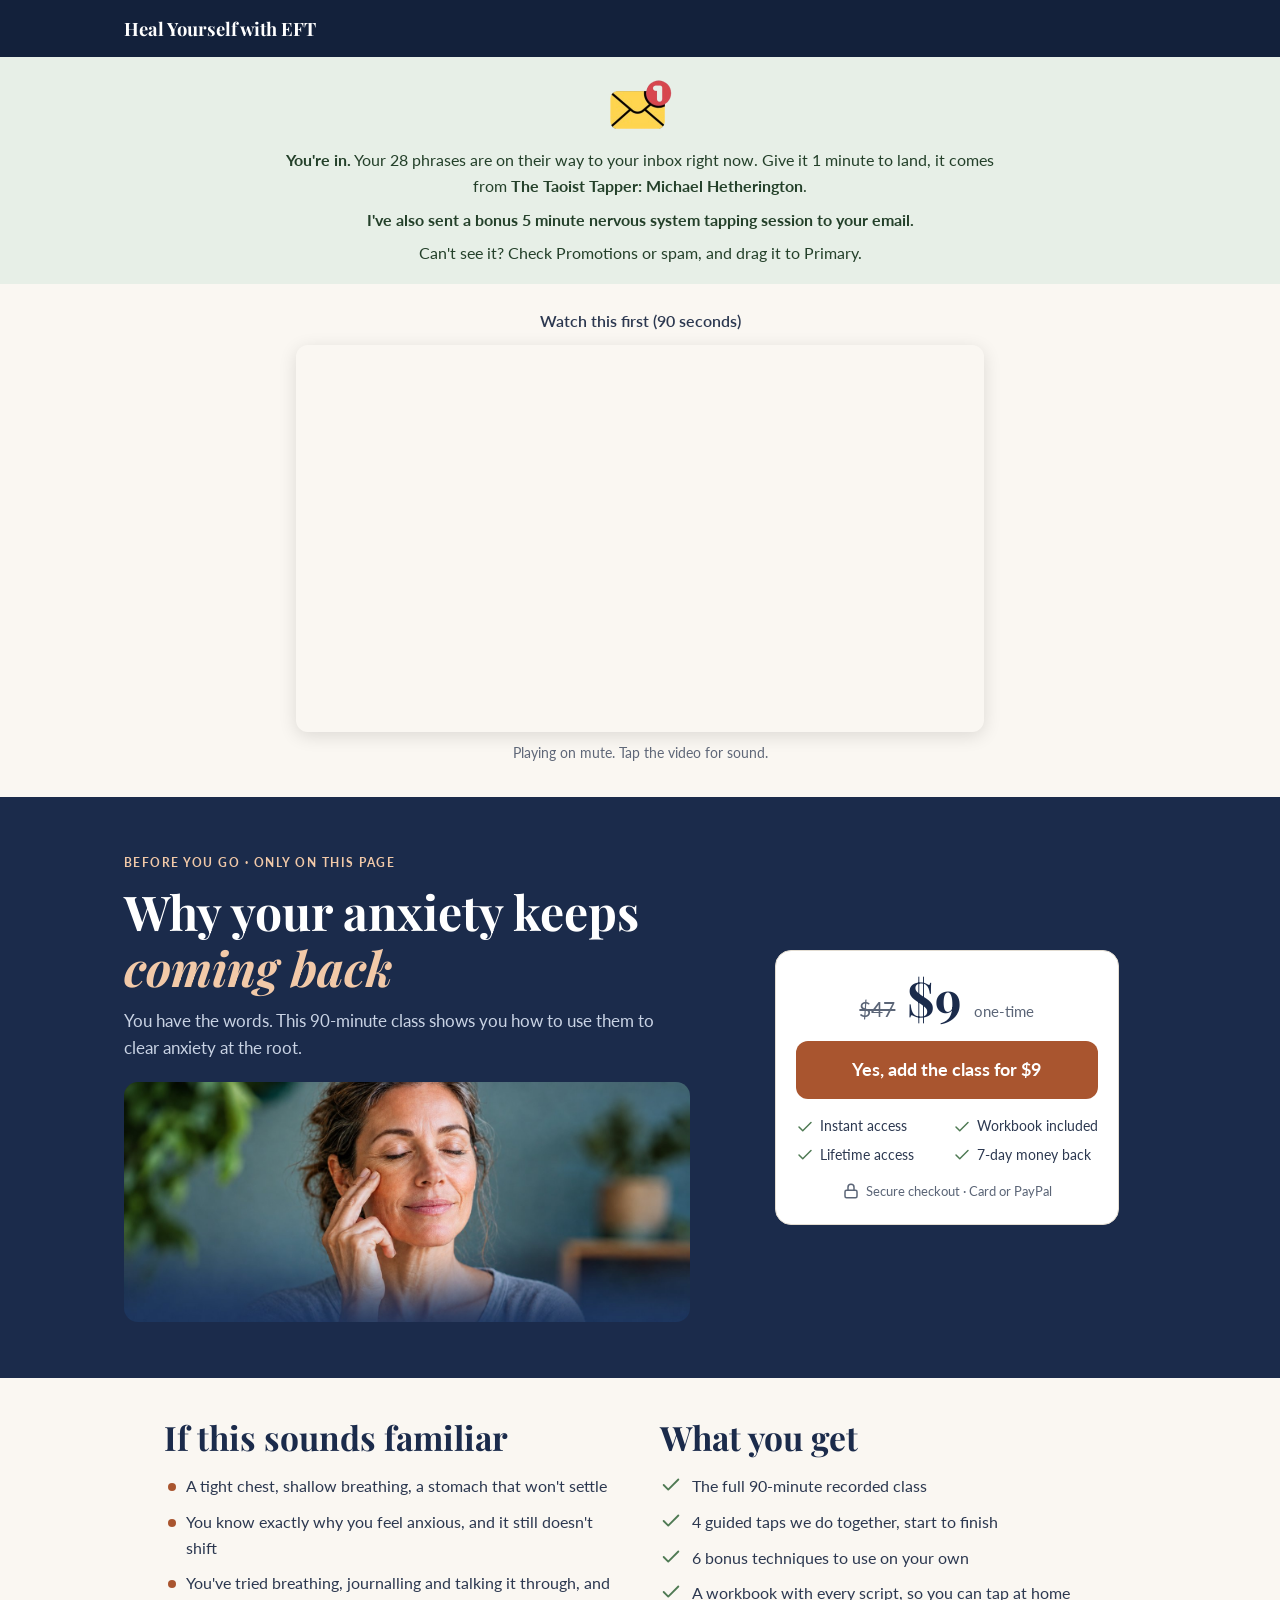
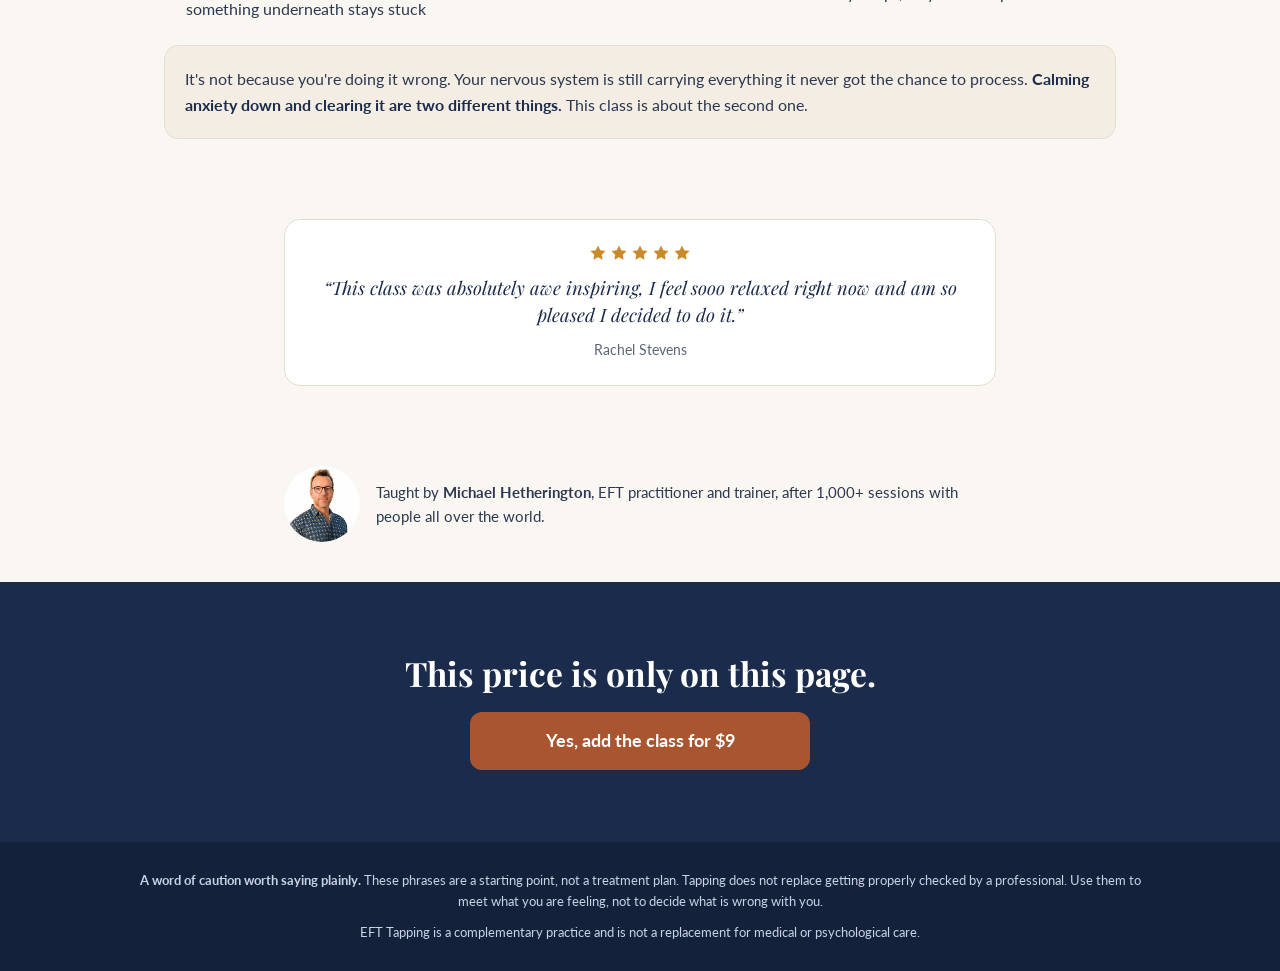
<file: phrases-download.html>
<!DOCTYPE html>
<html lang="en">
<head>
  <meta charset="UTF-8" />
  <meta name="viewport" content="width=device-width, initial-scale=1.0" />
  <title>Your 28 Best EFT Tapping Phrases</title>
  <meta name="description" content="Your free download: The 28 Best EFT Tapping Phrases, the exact words to say while you tap." />
  <meta name="robots" content="noindex, nofollow" />

  <!-- Google tag (gtag.js) -->
  <script async src="https://www.googletagmanager.com/gtag/js?id=G-6HFTYSBJ0B"></script>
  <script>
    window.dataLayer = window.dataLayer || [];
    function gtag(){dataLayer.push(arguments);}
    gtag('js', new Date());
    gtag('config', 'G-6HFTYSBJ0B', {
      linker: { domains: [
        'michaelhetherington.com','www.michaelhetherington.com',
        'healyourselfeft.com','healyourdigestioneft.com',
        'eftpractitionertraining.com',
        'mindbodymedicineacademy.onlinecoursehost.com'
      ] }
    });
    gtag('config', 'AW-1016615342');
  </script>

  <!-- Google Ads sign-up conversion: only for sign-ups from the YouTube ad page
       (eft-tapping-phrases-yt.html sets the flag on submit). Fires once per sign-up. -->
  <script>
    (function () {
      var key = 'phrases_yt_signup', ts;
      try { ts = sessionStorage.getItem(key); sessionStorage.removeItem(key); } catch (e) { return; }
      if (!ts || Date.now() - Number(ts) > 30 * 60 * 1000) return;
      gtag('event', 'conversion', {
        send_to: 'AW-1016615342/n_MlCMrR1qcdEK6j4eQD',
        value: 1.0,
        currency: 'AUD'
      });
    })();
  </script>

  <!-- Favicon -->
  <link rel="icon" type="image/svg+xml" href="favicon.svg" />

  <!-- Fonts -->
  <link rel="preconnect" href="https://fonts.googleapis.com" />
  <link rel="preconnect" href="https://fonts.gstatic.com" crossorigin />
  <link href="https://fonts.googleapis.com/css2?family=Playfair+Display:ital,wght@0,700;1,700&family=Lato:wght@400;700&display=swap" rel="stylesheet" />
  <link rel="stylesheet" href="css/ad-funnel.css?v=7" />
</head>
<body>

  <!-- ================================================
       HEADER: wordmark only
       ================================================ -->
  <header class="af-header">
    <div class="wrap">
      <span class="af-wordmark">Heal Yourself with EFT</span>
    </div>
  </header>

  <!-- ================================================
       CONFIRMATION + WHITELIST
       ================================================ -->
  <div class="ty-confirm" role="status">
    <div class="ty-wrap ty-confirm__inner">
      <img src="images/email-icon.png?v=2" alt="" width="64" height="64" aria-hidden="true" />
      <div>
        <p><strong>You're in.</strong> Your 28 phrases are on their way to your inbox right now. Give it 1 minute to land, it comes from <strong>The Taoist Tapper: Michael Hetherington</strong>.</p>
        <p><strong>I've also sent a bonus 5 minute nervous system tapping session to your email.</strong></p>
        <p>Can't see it? Check Promotions or spam, and drag it to Primary.</p>
      </div>
    </div>
  </div>

  <!-- Welcome video (muted autoplay) -->
  <div class="welcome-video" style="max-width:720px;margin:24px auto 32px;padding:0 16px;">
    <p style="text-align:center;font-weight:600;margin:0 0 12px;">Watch this first (90 seconds)</p>
    <div style="position:relative;padding-bottom:56.25%;height:0;overflow:hidden;border-radius:12px;box-shadow:0 4px 18px rgba(0,0,0,0.12);">
      <iframe
        src="https://www.youtube-nocookie.com/embed/-LQzroLZG08?autoplay=1&mute=1&playsinline=1&rel=0"
        title="Welcome from Michael"
        style="position:absolute;top:0;left:0;width:100%;height:100%;border:0;"
        allow="autoplay; accelerometer; encrypted-media; gyroscope; picture-in-picture"
        allowfullscreen></iframe>
    </div>
    <p style="text-align:center;font-size:14px;opacity:0.75;margin:10px 0 0;">Playing on mute. Tap the video for sound.</p>
  </div>

  <!-- ================================================
       ANXIETY CLASS OFFER (no entrance animation, so the headline is there on load)
       ================================================ -->
  <section class="af-navy ty-hero">
    <div class="wrap ty-hero__grid">

      <div>
        <span class="af-eyebrow">Before you go &middot; Only on this page</span>
        <h1>Why your anxiety keeps <span class="af-hl">coming back</span></h1>
        <p class="ty-hero__sub">You have the words. This 90-minute class shows you how to use them to clear anxiety at the root.</p>
        <img src="images/anxiety-class.jpg" alt="A woman tapping beside her eye with her eyes closed" class="ty-hero__img" width="1400" height="700" decoding="async" />
      </div>

      <div class="af-card ty-price">
        <p class="ty-price__row">
          <s class="ty-price__was"><span class="sr-only">Usually </span>$47</s>
          <span class="ty-price__now"><span class="sr-only">now </span>$9</span>
          <span class="ty-price__once">one-time</span>
        </p>

        <a href="https://zylvie.com/michaelhetherington/cart/add/G09gYO89?disable_backlinks&amp;empty_cart&amp;src=tapping_phrases" target="_blank" rel="noopener" class="af-btn js-anxiety-offer">Yes, add the class for $9</a>

        <ul class="ty-ticks">
          <li><svg class="icon" viewBox="0 0 24 24" aria-hidden="true"><path d="M20 6 9 17l-5-5"/></svg>Instant access</li>
          <li><svg class="icon" viewBox="0 0 24 24" aria-hidden="true"><path d="M20 6 9 17l-5-5"/></svg>Workbook included</li>
          <li><svg class="icon" viewBox="0 0 24 24" aria-hidden="true"><path d="M20 6 9 17l-5-5"/></svg>Lifetime access</li>
          <li><svg class="icon" viewBox="0 0 24 24" aria-hidden="true"><path d="M20 6 9 17l-5-5"/></svg>7-day money back</li>
        </ul>

        <p class="ty-secure">
          <svg class="icon" viewBox="0 0 24 24" aria-hidden="true"><rect x="4" y="11" width="16" height="10" rx="2"/><path d="M8 11V7a4 4 0 0 1 8 0v4"/></svg>
          Secure checkout &middot; Card or PayPal
        </p>
      </div>

    </div>
  </section>

  <!-- ================================================
       IF THIS SOUNDS FAMILIAR
       ================================================ -->
  <section class="ty-sec">
    <div class="ty-wrap ty-wrap--wide ty-pair">
      <div class="ty-pair__a">
      <h2>If this sounds familiar</h2>
      <ul class="ty-bullets">
        <li>A tight chest, shallow breathing, a stomach that won't settle</li>
        <li>You know exactly why you feel anxious, and it still doesn't shift</li>
        <li>You've tried breathing, journalling and talking it through, and something underneath stays stuck</li>
      </ul>
      </div>
      <p class="ty-soft">It's not because you're doing it wrong. Your nervous system is still carrying everything it never got the chance to process. <strong>Calming anxiety down and clearing it are two different things.</strong> This class is about the second one.</p>

      <!-- ================================================
           WHAT YOU GET
           ================================================ -->
      <div class="ty-pair__b">
      <h2>What you get</h2>
      <ul class="ty-gets">
        <li><svg class="icon" viewBox="0 0 24 24" aria-hidden="true"><path d="M20 6 9 17l-5-5"/></svg>The full 90-minute recorded class</li>
        <li><svg class="icon" viewBox="0 0 24 24" aria-hidden="true"><path d="M20 6 9 17l-5-5"/></svg>4 guided taps we do together, start to finish</li>
        <li><svg class="icon" viewBox="0 0 24 24" aria-hidden="true"><path d="M20 6 9 17l-5-5"/></svg>6 bonus techniques to use on your own</li>
        <li><svg class="icon" viewBox="0 0 24 24" aria-hidden="true"><path d="M20 6 9 17l-5-5"/></svg>A workbook with every script, so you can tap at home</li>
      </ul>
      </div>
    </div>
  </section>

  <!-- ================================================
       TESTIMONIAL: a real student review of this class
       ================================================ -->
  <section class="ty-sec">
    <div class="ty-wrap">
      <figure class="af-card af-quote">
        <div class="af-quote__stars" role="img" aria-label="5 out of 5 stars">
          <svg class="icon" viewBox="0 0 24 24" aria-hidden="true"><path d="m12 2 3.1 6.3 6.9 1-5 4.9 1.2 6.8L12 17.8 5.8 21l1.2-6.8-5-4.9 6.9-1z"/></svg>
          <svg class="icon" viewBox="0 0 24 24" aria-hidden="true"><path d="m12 2 3.1 6.3 6.9 1-5 4.9 1.2 6.8L12 17.8 5.8 21l1.2-6.8-5-4.9 6.9-1z"/></svg>
          <svg class="icon" viewBox="0 0 24 24" aria-hidden="true"><path d="m12 2 3.1 6.3 6.9 1-5 4.9 1.2 6.8L12 17.8 5.8 21l1.2-6.8-5-4.9 6.9-1z"/></svg>
          <svg class="icon" viewBox="0 0 24 24" aria-hidden="true"><path d="m12 2 3.1 6.3 6.9 1-5 4.9 1.2 6.8L12 17.8 5.8 21l1.2-6.8-5-4.9 6.9-1z"/></svg>
          <svg class="icon" viewBox="0 0 24 24" aria-hidden="true"><path d="m12 2 3.1 6.3 6.9 1-5 4.9 1.2 6.8L12 17.8 5.8 21l1.2-6.8-5-4.9 6.9-1z"/></svg>
        </div>
        <blockquote><p>&ldquo;This class was absolutely awe inspiring, I feel sooo relaxed right now and am so pleased I decided to do it.&rdquo;</p></blockquote>
        <cite>Rachel Stevens</cite>
      </figure>
    </div>
  </section>

  <!-- ================================================
       TEACHER
       ================================================ -->
  <section class="ty-sec ty-teacher">
    <div class="ty-wrap">
      <div class="af-person">
        <img src="images/michael-bio-circle.jpg" alt="Michael Hetherington" width="300" height="300" loading="lazy" decoding="async" />
        <p>Taught by <strong>Michael Hetherington</strong>, EFT practitioner and trainer, after 1,000+ sessions with people all over the world.</p>
      </div>
    </div>
  </section>

  <!-- ================================================
       FINAL CALL TO ACTION
       ================================================ -->
  <section class="af-navy af-final ty-final">
    <div class="ty-wrap">
      <h2>This price is only on this page.</h2>
      <a href="https://zylvie.com/michaelhetherington/cart/add/G09gYO89?disable_backlinks&amp;empty_cart&amp;src=tapping_phrases" target="_blank" rel="noopener" class="af-btn af-btn--auto js-anxiety-offer">Yes, add the class for $9</a>
    </div>
  </section>

  <!-- ================================================
       FOOTER
       ================================================ -->
  <footer class="af-footer">
    <div class="wrap">
      <p><strong>A word of caution worth saying plainly.</strong> These phrases are a starting point, not a treatment plan. Tapping does not replace getting properly checked by a professional. Use them to meet what you are feeling, not to decide what is wrong with you.</p>
      <p>EFT Tapping is a complementary practice and is not a replacement for medical or psychological care.</p>
    </div>
  </footer>

  <script>
  (function () {
    function ev(name, extra) {
      try {
        if (typeof gtag !== 'function') { return; }
        var p = { lead_magnet: 'tapping_phrases', event_category: 'engagement' };
        if (extra) { for (var k in extra) { p[k] = extra[k]; } }
        gtag('event', name, p);
      } catch (e) {}
    }

    ev('lead_magnet_delivered');

    var offers = document.querySelectorAll('.js-anxiety-offer');
    for (var i = 0; i < offers.length; i++) {
      offers[i].addEventListener('click', function () { ev('click_anxiety_offer', { offer: 'anxiety_class_9', offer_source: 'tapping_phrases' }); });
    }
  })();
  </script>
</body>
</html>
</file>
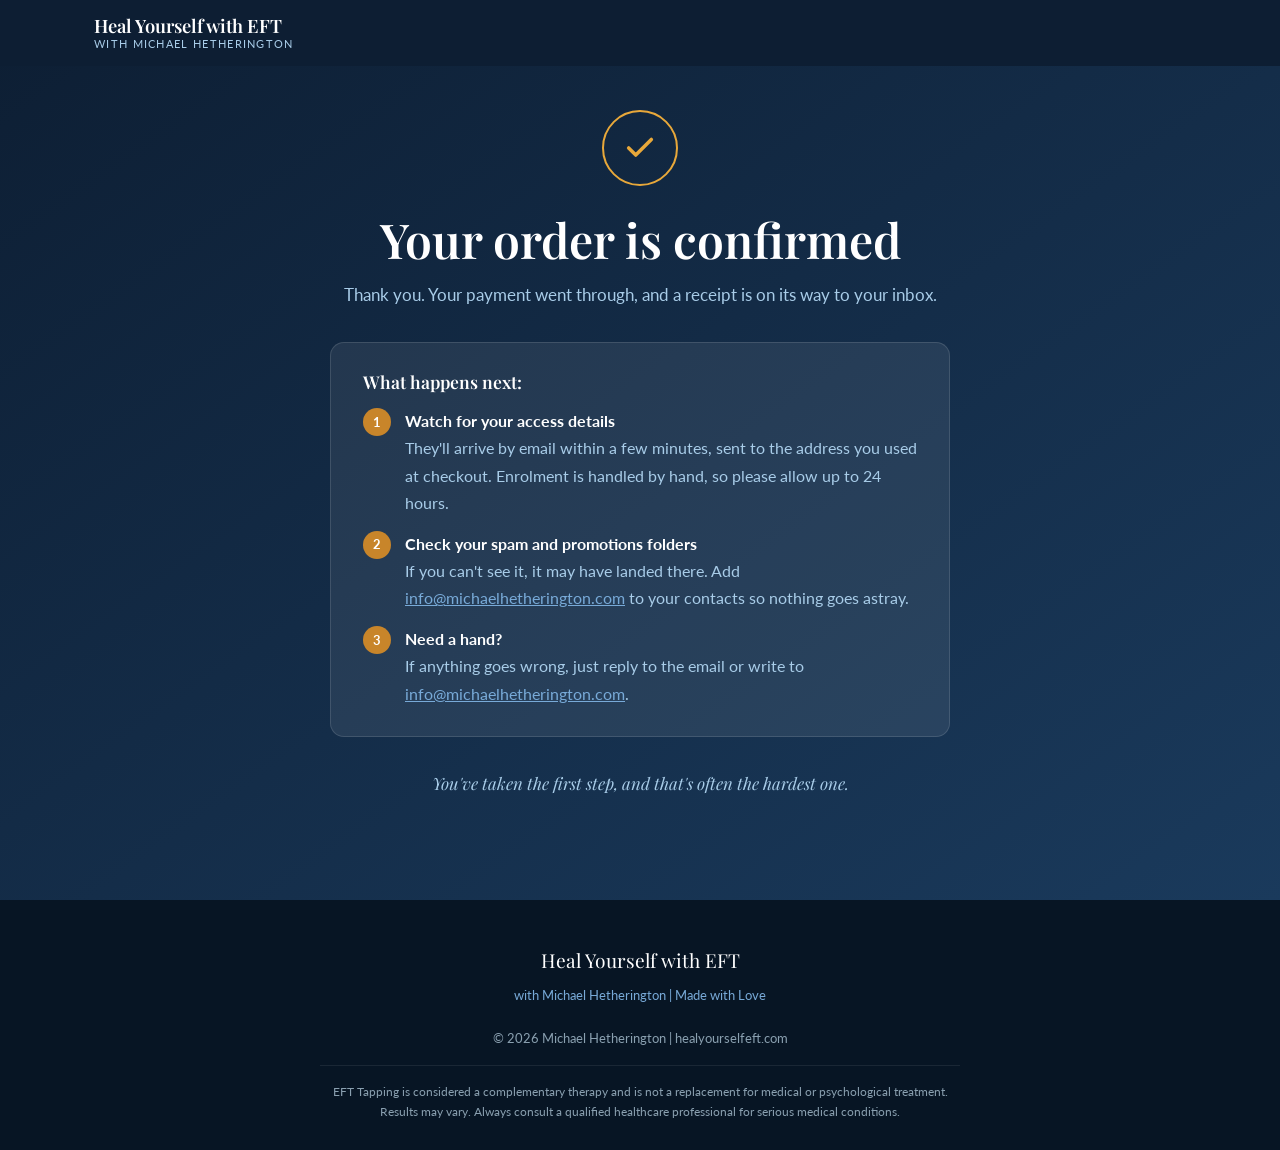
<file: purchase-complete.html>
<!DOCTYPE html>
<html lang="en">
<head>
  <meta charset="UTF-8" />
  <meta name="viewport" content="width=device-width, initial-scale=1.0" />
  <title>Thank you — your order is confirmed</title>
  <meta name="robots" content="noindex, nofollow" />

  <!-- Google tag (gtag.js) -->
  <script async src="https://www.googletagmanager.com/gtag/js?id=G-6HFTYSBJ0B"></script>
  <script>
    window.dataLayer = window.dataLayer || [];
    function gtag(){dataLayer.push(arguments);}
    try {
      gtag('js', new Date());
      gtag('config', 'G-6HFTYSBJ0B', {
        linker: { domains: [
          'michaelhetherington.com','www.michaelhetherington.com',
          'healyourselfeft.com','healyourdigestioneft.com',
          'eftpractitionertraining.com',
          'mindbodymedicineacademy.onlinecoursehost.com'
        ] }
      });
      gtag('config', 'AW-1016615342');
    } catch (e) {}
  </script>

  <!-- Meta Pixel -->
  <script>
    !function(f,b,e,v,n,t,s){if(f.fbq)return;n=f.fbq=function(){n.callMethod?n.callMethod.apply(n,arguments):n.queue.push(arguments)};if(!f._fbq)f._fbq=n;n.push=n;n.loaded=!0;n.version='2.0';n.queue=[];t=b.createElement(e);t.async=!0;t.src=v;s=b.getElementsByTagName(e)[0];s.parentNode.insertBefore(t,s)}(window,document,'script','https://connect.facebook.net/en_US/fbevents.js');
    fbq('init', '1017196089549728');
    fbq('track', 'PageView');
  </script>

  <!-- Favicon -->
  <link rel="icon" type="image/svg+xml" href="favicon.svg" />

  <!-- Fonts -->
  <link rel="preconnect" href="https://fonts.googleapis.com" />
  <link rel="preconnect" href="https://fonts.gstatic.com" crossorigin />
  <link href="https://fonts.googleapis.com/css2?family=Playfair+Display:ital,wght@0,400;0,600;0,700;1,400&family=Lato:wght@300;400;700;900&display=swap" rel="stylesheet" />
  <link rel="stylesheet" href="css/style.css?v=4" />

  <style>
    /* A calm check mark in place of the bouncing emoji the opt-in thank-you page uses */
    .pc-check {
      width: 76px;
      height: 76px;
      margin: 0 auto 24px;
      border-radius: 50%;
      border: 2px solid var(--warm-amber);
      color: var(--warm-amber);
      display: flex;
      align-items: center;
      justify-content: center;
    }

    .pc-check svg { width: 34px; height: 34px; }

    .ty-step a { color: var(--blue-200); text-decoration: underline; }
    .ty-step a:hover { color: var(--white); }

    /* Shown only for products buyers can open straight away (see the access map below) */
    .pc-access {
      background: rgba(255,255,255,0.08);
      border: 1px solid var(--warm-amber);
      border-radius: 14px;
      padding: 28px 24px;
      margin-bottom: 2rem;
    }

    .pc-access h2 { color: var(--white); font-size: 1.5rem; margin-bottom: 0.5rem; }
    .pc-access p { color: var(--blue-100); margin-bottom: 1.25rem; }

    .pc-encourage {
      font-family: var(--font-heading);
      font-style: italic;
      font-size: 1.15rem;
    }
  </style>
</head>
<body>

  <!-- ================================================
       HEADER
       ================================================ -->
  <header class="site-header">
    <div class="container">
      <a href="index.html" class="site-logo">
        <span class="site-logo__main">Heal Yourself with EFT</span>
        <span class="site-logo__sub">with Michael Hetherington</span>
      </a>
    </div>
  </header>

  <!-- ================================================
       ORDER CONFIRMED
       ================================================ -->
  <main class="ty-hero">
    <div class="container">
      <div class="ty-inner">

        <div class="pc-check" aria-hidden="true">
          <svg viewBox="0 0 24 24" fill="none" stroke="currentColor" stroke-width="2.5" stroke-linecap="round" stroke-linejoin="round"><polyline points="20 6 9 17 4 12"></polyline></svg>
        </div>

        <h1>Your order is confirmed</h1>

        <p>
          Thank you. Your payment went through, and a receipt is on its way to your inbox.
        </p>

        <div class="pc-access" id="pc-access" hidden>
          <h2 id="pc-access-title"></h2>
          <p id="pc-access-text"></p>
          <a id="pc-access-btn" class="btn btn--primary btn--lg" href="#"></a>
        </div>

        <div class="ty-steps">
          <h3>What happens next:</h3>

          <div class="ty-step">
            <div class="ty-step__num">1</div>
            <div>
              <strong style="color: var(--white);" id="pc-step1-title">Watch for your access details</strong><br>
              <span id="pc-step1-text">They'll arrive by email within a few minutes, sent to the address you used at checkout. Enrolment is handled by hand, so please allow up to 24 hours.</span>
            </div>
          </div>

          <div class="ty-step">
            <div class="ty-step__num">2</div>
            <div>
              <strong style="color: var(--white);">Check your spam and promotions folders</strong><br>
              If you can't see it, it may have landed there. Add <a href="mailto:info@michaelhetherington.com">info@michaelhetherington.com</a> to your contacts so nothing goes astray.
            </div>
          </div>

          <div class="ty-step">
            <div class="ty-step__num">3</div>
            <div>
              <strong style="color: var(--white);">Need a hand?</strong><br>
              If anything goes wrong, just reply to the email or write to <a href="mailto:info@michaelhetherington.com">info@michaelhetherington.com</a>.
            </div>
          </div>
        </div>

        <p class="pc-encourage">You've taken the first step, and that's often the hardest one.</p>

      </div>
    </div>
  </main>

  <!-- ================================================
       FOOTER
       ================================================ -->
  <footer class="site-footer">
    <div class="container">
      <p class="footer-logo">Heal Yourself with EFT</p>
      <p class="footer-tagline">with Michael Hetherington | Made with Love</p>

      <p class="footer-copy">&copy; 2026 Michael Hetherington | healyourselfeft.com</p>

      <p class="footer-disclaimer">
        EFT Tapping is considered a complementary therapy and is not a replacement for medical or psychological treatment.
        Results may vary. Always consult a qualified healthcare professional for serious medical conditions.
      </p>
    </div>
  </footer>

<script>
// Products the buyer can open straight away. Add a product code here to give
// its buyers a button to their purchase; every other code shows the page as-is.
(function () {
  try {
    var access = {
      anx9: {
        title:  'Your class is ready',
        text:   'Your class is available now. The link is also in your email.',
        button: 'Watch the class',
        url:    'https://www.michaelhetherington.com/eft-anxiety-class',
        step1:  ['Keep your class link handy',
                 "We've also emailed it to the address you used at checkout, so you can come back to the class any time."]
      }
    };
    var a = access[new URLSearchParams(window.location.search).get('p')];
    if (!a) { return; }
    document.getElementById('pc-access-title').textContent = a.title;
    document.getElementById('pc-access-text').textContent = a.text;
    var btn = document.getElementById('pc-access-btn');
    btn.textContent = a.button;
    btn.href = a.url;
    document.getElementById('pc-access').hidden = false;
    if (a.step1) {
      document.getElementById('pc-step1-title').textContent = a.step1[0];
      document.getElementById('pc-step1-text').textContent = a.step1[1];
    }
  } catch (e) {}
})();
</script>
<script>
(function () {
  try {
    var q = new URLSearchParams(window.location.search);
    var products = {
      hy197: { name: 'Heal Yourself with EFT',                    value: 197 },
      hy90:  { name: 'Heal Yourself with EFT - payment plan',     value: 90  },
      hd197: { name: 'Heal Your Digestion',                       value: 197 },
      hd90:  { name: 'Heal Your Digestion - payment plan',        value: 90  },
      pt497: { name: 'EFT Practitioner Training',                 value: 497 },
      pt200: { name: 'EFT Practitioner Training - payment plan',  value: 200 },
      anx9:  { name: 'Anxiety Class',                             value: 9   }
    };
    var code = q.get('p');
    var p = products[code];

    // Google Ads and Meta purchase, counted once per Stripe session (or once
    // per product in this browser when there is no session_id).
    var sid = new URLSearchParams(location.search).get('session_id') || '';
    var adsKey = 'ads_purchase_' + (sid || code);
    var adsSeen = false;
    try { adsSeen = !!localStorage.getItem(adsKey); } catch (e) {}
    if (p && p.value > 0 && !adsSeen) {
      try { localStorage.setItem(adsKey, '1'); } catch (e) {}
      // Google Ads: Stripe sales only (they carry a session_id). Zylvie sales
      // (?p=anx9, no session_id) are counted by Zylvie's Success page code with
      // Zylvie's own transaction ID, so firing here too would double count.
      if (sid) {
        try {
          gtag('event', 'conversion', {
            send_to: 'AW-1016615342/ALsDCIH2k6UdEK6j4eQD',
            value: p.value, currency: 'USD', transaction_id: sid
          });
        } catch (e) {}
      }
      try {
        fbq('track', 'Purchase',
          { value: p.value, currency: 'USD', content_name: p.name },
          { eventID: sid });
      } catch (e) {}
    }

    if (p && typeof gtag === 'function') {
      // Zylvie sends buyers here twice (checkout redirect, then the follow-up
      // email) and passes no order ID, so remember the sale per browser and
      // only count it once. Stripe's session_id still makes each sale unique.
      var key = 'purchase_' + code;
      var seen = null;
      try { seen = localStorage.getItem(key); } catch (e) {}
      var tid = q.get('session_id');
      if (tid ? seen === tid : seen) { return; }
      tid = tid || ('na-' + Date.now());
      try { localStorage.setItem(key, tid); } catch (e) {}
      gtag('event', 'purchase', {
        transaction_id: tid,
        value: p.value,
        currency: 'USD',
        items: [{ item_name: p.name, price: p.value, quantity: 1 }]
      });
    }
  } catch (e) {}
})();
</script>
</body>
</html>
</file>
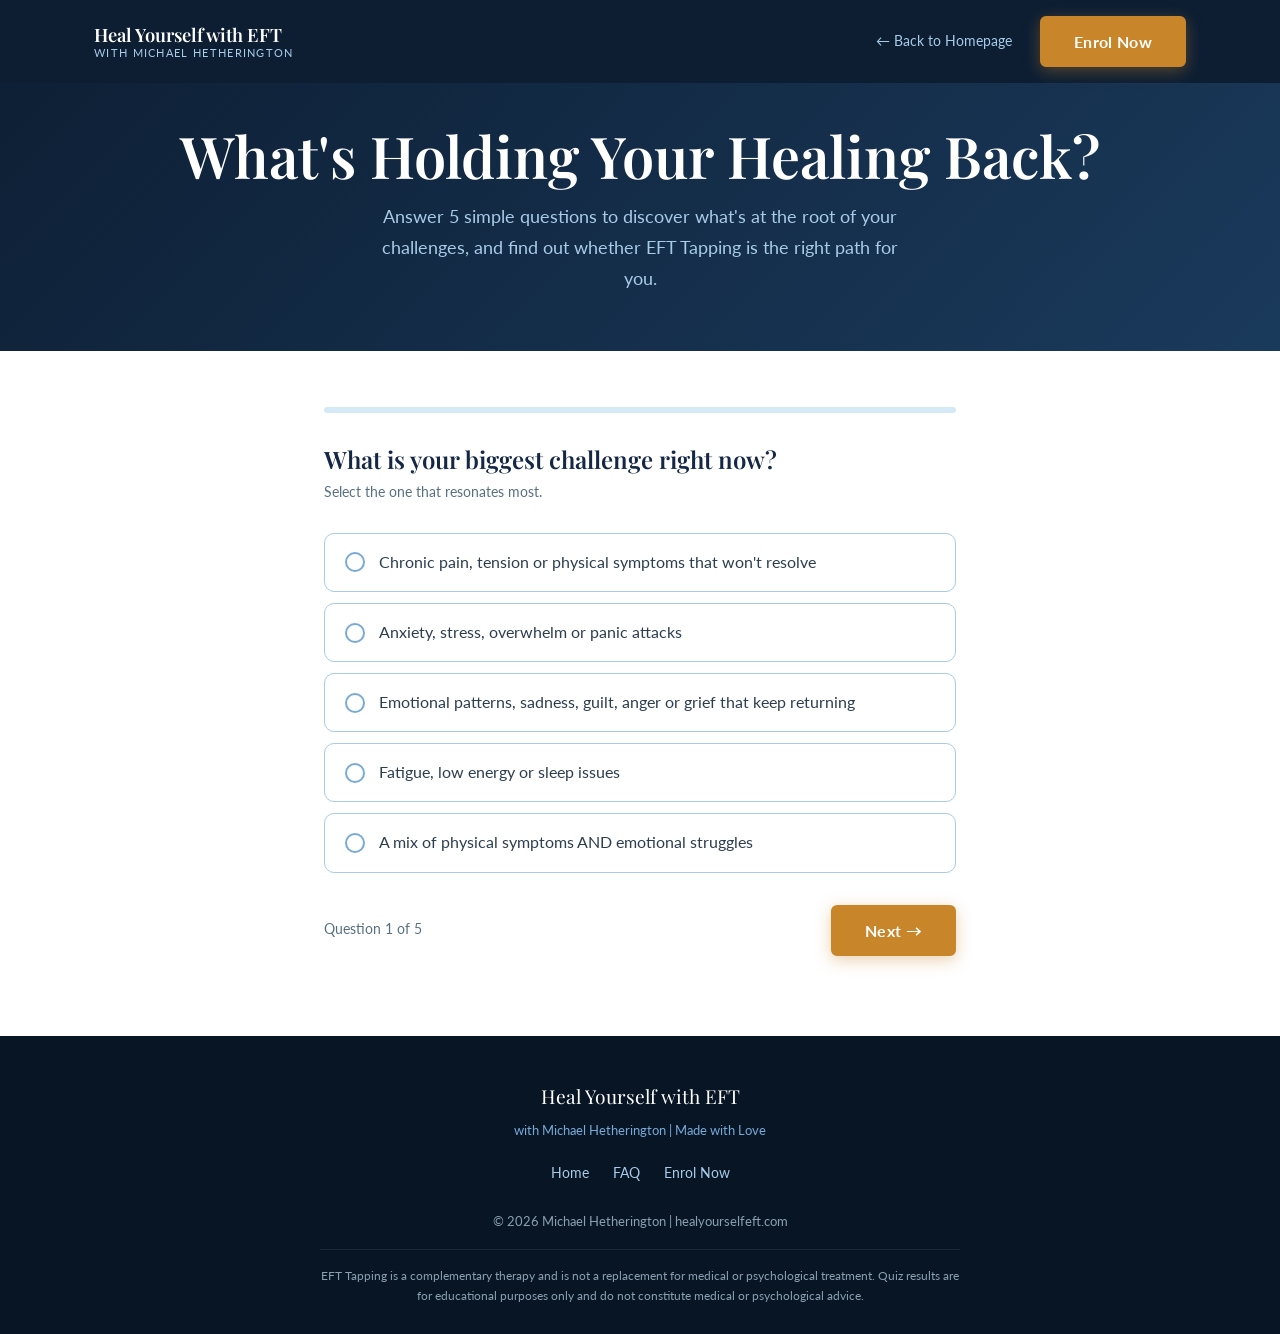
<file: quiz.html>
<!DOCTYPE html>
<html lang="en">
<head>
  <meta charset="UTF-8" />
  <meta name="viewport" content="width=device-width, initial-scale=1.0" />
  <title>What's Holding Your Healing Back? | Free Quiz | Heal Yourself with EFT</title>
  <meta name="description" content="Take this free 5-question quiz to discover what's at the root of your healing journey and whether the Heal Yourself with EFT program is right for you." />

  <!-- Google tag (gtag.js) -->
  <script async src="https://www.googletagmanager.com/gtag/js?id=G-6HFTYSBJ0B"></script>
  <script>
    window.dataLayer = window.dataLayer || [];
    function gtag(){dataLayer.push(arguments);}
    gtag('js', new Date());

    /* Main property - one property across every domain, with cross-domain linking. */
    gtag('config', 'G-6HFTYSBJ0B', {
      linker: { domains: [
        'michaelhetherington.com',
        'www.michaelhetherington.com',
        'healyourselfeft.com',
        'healyourdigestioneft.com',
        'eftpractitionertraining.com',
        'mindbodymedicineacademy.onlinecoursehost.com'
      ] }
    });

    /* Google Ads - quiz takers are the highest-intent remarketing audience. */
    gtag('config', 'AW-1016615342');
  </script>
  <script>
    /* Capture ad click IDs so they survive to the checkout link later in the funnel. */
    (function () {
      var q = new URLSearchParams(location.search);
      var put = function (k, v) { try { localStorage.setItem(k, v); } catch (e) {} };
      var get = function (k) { try { return localStorage.getItem(k) || ''; } catch (e) { return ''; } };
      ['gclid', 'wbraid', 'gbraid', 'utm_source', 'utm_medium', 'utm_campaign'].forEach(function (k) {
        var v = q.get(k); if (v) put('mh_' + k, v);
      });
      var clean = function (s) { return String(s || '').replace(/[^A-Za-z0-9_-]/g, ''); };
      function clientId() {
        var m = document.cookie.match(/_ga=GA\d\.\d\.(\d+\.\d+)/);
        return m ? m[1].replace('.', '_') : '';
      }
      function reference() {
        var parts = ['c' + clean(clientId())];
        var click = get('mh_gclid') || get('mh_wbraid') || get('mh_gbraid');
        if (click) parts.push('g' + clean(click));
        var src = get('mh_utm_source');
        if (src) parts.push('s' + clean(src));
        return parts.join('-').slice(0, 195);
      }
      function decorate() {
        var ref = reference();
        if (!ref) return;
        Array.prototype.forEach.call(
          document.querySelectorAll('a[href*="buy.stripe.com"]'),
          function (a) {
            try { var u = new URL(a.href); u.searchParams.set('client_reference_id', ref); a.href = u.toString(); } catch (e) {}
          }
        );
      }
      if (document.readyState === 'loading') { document.addEventListener('DOMContentLoaded', decorate); }
      else { decorate(); }
      setTimeout(decorate, 1500);
    })();
  </script>

  <!-- Favicon -->
  <link rel="icon" type="image/svg+xml" href="favicon.svg" />

  <link rel="preconnect" href="https://fonts.googleapis.com" />
  <link rel="preconnect" href="https://fonts.gstatic.com" crossorigin />
  <link href="https://fonts.googleapis.com/css2?family=Playfair+Display:ital,wght@0,400;0,600;0,700;1,400&family=Lato:wght@300;400;700;900&display=swap" rel="stylesheet" />
  <link rel="stylesheet" href="css/style.css?v=4" />

  <style>
    /* Quiz lead capture */
    .mh-cap{margin-top:28px;padding:22px 20px;border-radius:10px;text-align:left;}
    .mh-cap--primary{background:#F2F5F9;border:1px solid #D8E1EC;}
    .mh-cap--secondary{background:transparent;border-top:1px solid #D4DCE6;border-radius:0;padding:22px 0 0;margin-top:26px;}
    .mh-cap h3{margin:0 0 6px;font-size:1.05rem;line-height:1.3;color:#1F2D3D;}
    .mh-cap p.mh-cap__sub{margin:0 0 14px;font-size:.92rem;line-height:1.55;color:#5B6B7C;}
    .mh-cap__row{display:flex;flex-wrap:wrap;gap:10px;}
    .mh-cap__row input[type=text],.mh-cap__row input[type=email]{
      flex:1 1 180px;min-width:0;padding:13px 14px;font-size:16px;font-family:inherit;
      border:1px solid #D4DCE6;border-radius:6px;background:#fff;color:#1b1b1b;}
    .mh-cap__row input:focus{outline:2px solid #1F6F8B;outline-offset:1px;}
    .mh-cap__btn{flex:1 1 100%;padding:14px 18px;font-size:1rem;font-weight:600;font-family:inherit;
      border:0;border-radius:6px;background:#1F6F8B;color:#fff;cursor:pointer;}
    .mh-cap__btn:hover{opacity:.9;}
    .mh-cap__note{margin:10px 0 0;font-size:.78rem;color:#5B6B7C;}
    .mh-cap__done{display:none;padding:16px 0 0;font-size:.95rem;line-height:1.55;color:#1F2D3D;}
    .mh-cap.is-done .mh-cap__form,.mh-cap.is-done .mh-cap__sub{display:none;}
    .mh-cap.is-done .mh-cap__done{display:block;}
    .mh-cap__hp{position:absolute;left:-9999px;width:1px;height:1px;overflow:hidden;}
    @media(max-width:520px){.mh-cap__row input[type=text],.mh-cap__row input[type=email]{flex:1 1 100%;}}

    /* Mind-Body Map opt-in */
    .mh-cap--map{text-align:center;}
    .mh-cap--map .mh-cap__img{display:block;max-width:170px;width:100%;margin:0 auto 16px;border-radius:12px;box-shadow:0 8px 26px rgba(0,0,0,.14);}
    .mh-cap--map h3{text-align:center;}
    .mh-cap--map p.mh-cap__sub{text-align:center;max-width:440px;margin-left:auto;margin-right:auto;}

    /* style SendFox's own markup, left structurally untouched */
    .mh-cap form.sendfox-form p{margin:0 0 10px;}
    .mh-cap form.sendfox-form label{display:block;font-size:.8rem;margin-bottom:4px;opacity:.85;}
    .mh-cap form.sendfox-form input[type=text],
    .mh-cap form.sendfox-form input[type=email]{width:100%;padding:13px 14px;font-size:16px;font-family:inherit;border:1px solid rgba(0,0,0,.18);border-radius:6px;background:#fff;color:#1b1b1b;box-sizing:border-box;}
    .mh-cap form.sendfox-form button{width:100%;}
  </style>
</head>
<body>

  <!-- ================================================
       HEADER
       ================================================ -->
  <header class="site-header">
    <div class="container">
      <a href="index.html" class="site-logo">
        <span class="site-logo__main">Heal Yourself with EFT</span>
        <span class="site-logo__sub">with Michael Hetherington</span>
      </a>

      <nav class="header-nav">
        <a href="index.html" class="header-nav__link">&larr; Back to Homepage</a>
        <a href="https://mindbodymedicineacademy.onlinecoursehost.com/courses/healyourselfwitheft" target="_blank" rel="noopener" class="btn btn--primary">Enrol Now</a>
      </nav>
    </div>
  </header>

  <!-- ================================================
       QUIZ HERO
       ================================================ -->
  <section class="quiz-page-hero">
    <div class="container">
      <h1>What's Holding Your Healing Back?</h1>
      <p>
        Answer 5 simple questions to discover what's at the root of your challenges, and find out whether EFT Tapping is the right path for you.
      </p>
    </div>
  </section>

  <!-- ================================================
       QUIZ BODY
       ================================================ -->
  <div class="quiz-wrap">

    <!-- Progress Bar -->
    <div class="quiz-progress-bar">
      <div class="quiz-progress-fill"></div>
    </div>

    <!-- =========================================
         STEP 1
         ========================================= -->
    <div class="quiz-step active" data-step="1">
      <h2 class="quiz-q">What is your biggest challenge right now?</h2>
      <p class="quiz-hint">Select the one that resonates most.</p>

      <div class="quiz-options-list">
        <div class="quiz-opt" data-score="0">
          <div class="quiz-opt__dot"></div>
          <span class="quiz-opt__label">Chronic pain, tension or physical symptoms that won't resolve</span>
        </div>
        <div class="quiz-opt" data-score="1">
          <div class="quiz-opt__dot"></div>
          <span class="quiz-opt__label">Anxiety, stress, overwhelm or panic attacks</span>
        </div>
        <div class="quiz-opt" data-score="1">
          <div class="quiz-opt__dot"></div>
          <span class="quiz-opt__label">Emotional patterns, sadness, guilt, anger or grief that keep returning</span>
        </div>
        <div class="quiz-opt" data-score="0">
          <div class="quiz-opt__dot"></div>
          <span class="quiz-opt__label">Fatigue, low energy or sleep issues</span>
        </div>
        <div class="quiz-opt" data-score="2">
          <div class="quiz-opt__dot"></div>
          <span class="quiz-opt__label">A mix of physical symptoms AND emotional struggles</span>
        </div>
      </div>

      <div class="quiz-nav">
        <span class="quiz-step-count">Question 1 of 5</span>
        <button class="btn btn--primary quiz-btn-next">Next &rarr;</button>
      </div>
    </div>

    <!-- =========================================
         STEP 2
         ========================================= -->
    <div class="quiz-step" data-step="2">
      <h2 class="quiz-q">How long have you been dealing with this?</h2>
      <p class="quiz-hint">Be honest, the longer it's been, the deeper the root often is.</p>

      <div class="quiz-options-list">
        <div class="quiz-opt" data-score="0">
          <div class="quiz-opt__dot"></div>
          <span class="quiz-opt__label">Less than 6 months</span>
        </div>
        <div class="quiz-opt" data-score="0">
          <div class="quiz-opt__dot"></div>
          <span class="quiz-opt__label">6 months to 1 year</span>
        </div>
        <div class="quiz-opt" data-score="1">
          <div class="quiz-opt__dot"></div>
          <span class="quiz-opt__label">1–3 years</span>
        </div>
        <div class="quiz-opt" data-score="2">
          <div class="quiz-opt__dot"></div>
          <span class="quiz-opt__label">3+ years, it feels like it's just who I am</span>
        </div>
      </div>

      <div class="quiz-nav">
        <button class="quiz-btn-back">← Back</button>
        <span class="quiz-step-count">Question 2 of 5</span>
        <button class="btn btn--primary quiz-btn-next">Next &rarr;</button>
      </div>
    </div>

    <!-- =========================================
         STEP 3
         ========================================= -->
    <div class="quiz-step" data-step="3">
      <h2 class="quiz-q">What approaches have you already tried?</h2>
      <p class="quiz-hint">Select the closest answer.</p>

      <div class="quiz-options-list">
        <div class="quiz-opt" data-score="0">
          <div class="quiz-opt__dot"></div>
          <span class="quiz-opt__label">Conventional medicine or medication</span>
        </div>
        <div class="quiz-opt" data-score="1">
          <div class="quiz-opt__dot"></div>
          <span class="quiz-opt__label">Therapy, counselling or psychology</span>
        </div>
        <div class="quiz-opt" data-score="0">
          <div class="quiz-opt__dot"></div>
          <span class="quiz-opt__label">Meditation, mindfulness or yoga</span>
        </div>
        <div class="quiz-opt" data-score="2">
          <div class="quiz-opt__dot"></div>
          <span class="quiz-opt__label">Multiple things, but nothing has given lasting relief</span>
        </div>
        <div class="quiz-opt" data-score="0">
          <div class="quiz-opt__dot"></div>
          <span class="quiz-opt__label">I haven't tried much yet</span>
        </div>
      </div>

      <div class="quiz-nav">
        <button class="quiz-btn-back">← Back</button>
        <span class="quiz-step-count">Question 3 of 5</span>
        <button class="btn btn--primary quiz-btn-next">Next &rarr;</button>
      </div>
    </div>

    <!-- =========================================
         STEP 4
         ========================================= -->
    <div class="quiz-step" data-step="4">
      <h2 class="quiz-q">How do you feel about exploring the emotional side of your health?</h2>
      <p class="quiz-hint">There is no wrong answer, this helps us understand where you are.</p>

      <div class="quiz-options-list">
        <div class="quiz-opt" data-score="2">
          <div class="quiz-opt__dot"></div>
          <span class="quiz-opt__label">I already notice a clear connection between stress and my symptoms</span>
        </div>
        <div class="quiz-opt" data-score="1">
          <div class="quiz-opt__dot"></div>
          <span class="quiz-opt__label">I suspect there's a link but I haven't fully explored it</span>
        </div>
        <div class="quiz-opt" data-score="0">
          <div class="quiz-opt__dot"></div>
          <span class="quiz-opt__label">I'm open to it but I'm not sure where to begin</span>
        </div>
        <div class="quiz-opt" data-score="0">
          <div class="quiz-opt__dot"></div>
          <span class="quiz-opt__label">I find it difficult to connect with or talk about my emotions</span>
        </div>
      </div>

      <div class="quiz-nav">
        <button class="quiz-btn-back">← Back</button>
        <span class="quiz-step-count">Question 4 of 5</span>
        <button class="btn btn--primary quiz-btn-next">Next &rarr;</button>
      </div>
    </div>

    <!-- =========================================
         STEP 5
         ========================================= -->
    <div class="quiz-step" data-step="5">
      <h2 class="quiz-q">What would healing look like for you?</h2>
      <p class="quiz-hint">Imagine your life when this is resolved.</p>

      <div class="quiz-options-list">
        <div class="quiz-opt" data-score="1">
          <div class="quiz-opt__dot"></div>
          <span class="quiz-opt__label">Feeling calm, present and at peace in my daily life</span>
        </div>
        <div class="quiz-opt" data-score="0">
          <div class="quiz-opt__dot"></div>
          <span class="quiz-opt__label">Freedom from chronic pain or physical symptoms</span>
        </div>
        <div class="quiz-opt" data-score="1">
          <div class="quiz-opt__dot"></div>
          <span class="quiz-opt__label">Breaking free from repeating emotional patterns</span>
        </div>
        <div class="quiz-opt" data-score="2">
          <div class="quiz-opt__dot"></div>
          <span class="quiz-opt__label">More energy, mental clarity and joy in life</span>
        </div>
        <div class="quiz-opt" data-score="2">
          <div class="quiz-opt__dot"></div>
          <span class="quiz-opt__label">All of the above, I want to feel truly well in body AND mind</span>
        </div>
      </div>

      <div class="quiz-nav">
        <button class="quiz-btn-back">← Back</button>
        <span class="quiz-step-count">Question 5 of 5</span>
        <button class="btn btn--primary quiz-btn-next">See My Results &rarr;</button>
      </div>
    </div>

    <!-- =========================================
         RESULT
         ========================================= -->
    <div class="quiz-result">

      <div class="quiz-result__emoji">✨</div>
      <span class="quiz-result__type">Your Healing Type</span>
      <h2 class="quiz-result__title">Your Result Title Here</h2>
      <p class="quiz-result__body">Your personalised result will appear here.</p>

      <ul class="quiz-result__list">
        <li>EFT Tapping directly addresses the root of what you're experiencing</li>
        <li>The program works at the mind-body level for lasting relief</li>
        <li>You'll gain tools to use for life, not just for this challenge</li>
        <li>Guided support from a practitioner with 10+ years of experience</li>
      </ul>

      <div class="quiz-result__cta">
        <a href="https://mindbodymedicineacademy.onlinecoursehost.com/courses/healyourselfwitheft" target="_blank" rel="noopener" class="btn btn--primary btn--lg">Enrol Now</a>
        <a href="index.html" class="btn btn--outline" style="border-color: var(--navy-600); color: var(--navy-600);">Learn More About the Program</a>
        <p style="font-size: 0.82rem; color: var(--text-muted);">🔥 You Can Start Tonight &bull; 14-day money-back guarantee</p>
      </div>

    <div class="mh-cap mh-cap--primary mh-cap--map" id="mh-cap-map">
      <img src="images/mind-body-map-cover.jpg" alt="The 100 Mind-Body Map — free guide preview" class="mh-cap__img" width="840" height="840" decoding="async" loading="lazy" />
      <h3>Not ready to enrol today?</h3>
      <p class="mh-cap__sub">Get your free copy of The 100 Mind-Body Map — 115 conditions and the emotions that may sit beneath them.</p>
      <a href="https://healyourselfeft.com/mind-body-map" class="btn btn--primary">Download the Free Map</a>
    </div>


    </div>
  </div>

  <!-- ================================================
       FOOTER
       ================================================ -->
  <footer class="site-footer">
    <div class="container">
      <p class="footer-logo">Heal Yourself with EFT</p>
      <p class="footer-tagline">with Michael Hetherington | Made with Love</p>

      <div class="footer-links">
        <a href="index.html">Home</a>
        <a href="index.html#faq">FAQ</a>
        <a href="https://mindbodymedicineacademy.onlinecoursehost.com/courses/healyourselfwitheft" target="_blank" rel="noopener">Enrol Now</a>
      </div>

      <p class="footer-copy">&copy; 2026 Michael Hetherington | healyourselfeft.com</p>

      <p class="footer-disclaimer">
        EFT Tapping is a complementary therapy and is not a replacement for medical or psychological treatment.
        Quiz results are for educational purposes only and do not constitute medical or psychological advice.
      </p>
    </div>
  </footer>

  <script src="js/main.js"></script>
  <script src="https://cdn.sendfox.com/js/form.js" charset="utf-8"></script>
  <script>
    /* Report the lead to GA4 and Ads. SendFox's script submits the form itself,
       so we hook the button click rather than a submit event. */
    (function () {
      var btns = document.querySelectorAll('.mh-cap__btn');
      Array.prototype.forEach.call(btns, function (btn) {
        btn.addEventListener('click', function () {
          var f = btn.form || btn.closest('form');
          if (!f || (f.checkValidity && !f.checkValidity())) { return; }
          try {
            if (typeof gtag === 'function') {
              gtag('event', 'quiz_lead', {
                quiz_name: f.getAttribute('data-quiz'),
                result_branch: f.getAttribute('data-branch'),
                event_category: 'conversion'
              });
            }
          } catch (e) {}
        });
      });
    })();
  </script>
</body>
</html>
</file>
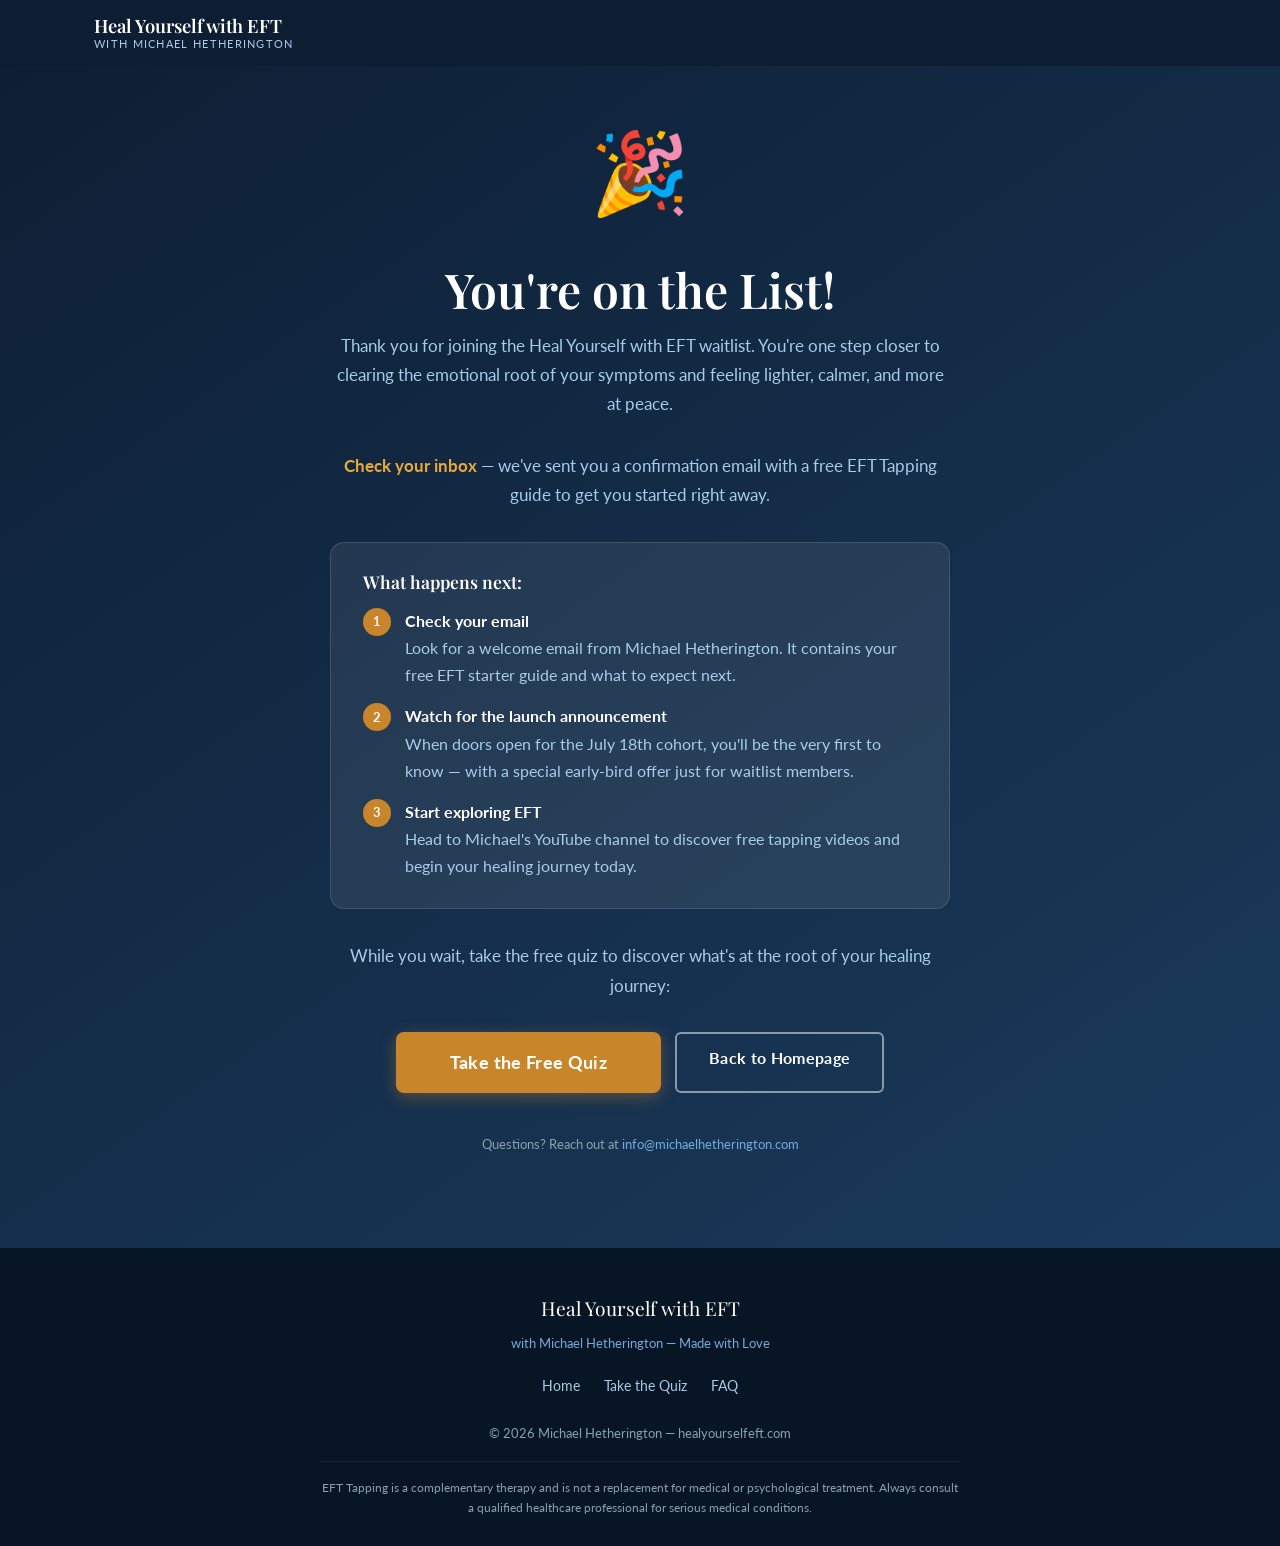
<file: thankyou.html>
<!DOCTYPE html>
<html lang="en">
<head>
  <meta charset="UTF-8" />
  <meta name="viewport" content="width=device-width, initial-scale=1.0" />
  <title>You're on the Waitlist! | Heal Yourself with EFT</title>
  <meta name="description" content="Thank you for joining the Heal Yourself with EFT waitlist. We'll be in touch soon with your early access details." />
  <meta name="robots" content="noindex, nofollow" />

  <!-- Google tag (gtag.js) -->
  <script async src="https://www.googletagmanager.com/gtag/js?id=G-6HFTYSBJ0B"></script>
  <script>
    window.dataLayer = window.dataLayer || [];
    function gtag(){dataLayer.push(arguments);}
    gtag('js', new Date());

    /* Main property - one property across every domain, with cross-domain linking. */
    gtag('config', 'G-6HFTYSBJ0B', {
      linker: { domains: [
        'michaelhetherington.com',
        'www.michaelhetherington.com',
        'healyourselfeft.com',
        'healyourdigestioneft.com',
        'eftpractitionertraining.com',
        'mindbodymedicineacademy.onlinecoursehost.com'
      ] }
    });

    /* Google Ads - builds remarketing audiences from sales-page visitors. */
    gtag('config', 'AW-1016615342');

    gtag('event', 'waitlist_signup', { 'event_category': 'conversion' });
  </script>

  <!-- Favicon -->
  <link rel="icon" type="image/svg+xml" href="favicon.svg" />

  <link rel="preconnect" href="https://fonts.googleapis.com" />
  <link rel="preconnect" href="https://fonts.gstatic.com" crossorigin />
  <link href="https://fonts.googleapis.com/css2?family=Playfair+Display:ital,wght@0,400;0,600;0,700;1,400&family=Lato:wght@300;400;700;900&display=swap" rel="stylesheet" />
  <link rel="stylesheet" href="css/style.css?v=4" />
</head>
<body>

  <!-- ================================================
       HEADER
       ================================================ -->
  <header class="site-header">
    <div class="container">
      <a href="index.html" class="site-logo">
        <span class="site-logo__main">Heal Yourself with EFT</span>
        <span class="site-logo__sub">with Michael Hetherington</span>
      </a>
    </div>
  </header>

  <!-- ================================================
       THANK YOU HERO
       ================================================ -->
  <section class="ty-hero">
    <div class="container">
      <div class="ty-inner">

        <div class="ty-icon">🎉</div>

        <h1>You're on the List<span class="ty-name"></span>!</h1>

        <p>
          Thank you for joining the Heal Yourself with EFT waitlist. You're one step closer to clearing the emotional root of your symptoms and feeling lighter, calmer, and more at peace.
        </p>

        <p>
          <strong style="color: var(--warm-amber);">Check your inbox</strong> — we've sent you a confirmation email with a free EFT Tapping guide to get you started right away.
        </p>

        <div class="ty-steps">
          <h3>What happens next:</h3>

          <div class="ty-step">
            <div class="ty-step__num">1</div>
            <div>
              <strong style="color:var(--white);">Check your email</strong><br>
              Look for a welcome email from Michael Hetherington. It contains your free EFT starter guide and what to expect next.
            </div>
          </div>

          <div class="ty-step">
            <div class="ty-step__num">2</div>
            <div>
              <strong style="color:var(--white);">Watch for the launch announcement</strong><br>
              When doors open for the July 18th cohort, you'll be the very first to know — with a special early-bird offer just for waitlist members.
            </div>
          </div>

          <div class="ty-step">
            <div class="ty-step__num">3</div>
            <div>
              <strong style="color:var(--white);">Start exploring EFT</strong><br>
              Head to Michael's YouTube channel to discover free tapping videos and begin your healing journey today.
            </div>
          </div>
        </div>

        <!-- Optional: while you wait -->
        <p style="color: var(--blue-100); margin-bottom: 1.25rem;">
          While you wait, take the free quiz to discover what's at the root of your healing journey:
        </p>

        <div class="ty-btns">
          <a href="quiz.html" class="btn btn--primary btn--lg">Take the Free Quiz</a>
          <a href="index.html" class="btn btn--outline-white">Back to Homepage</a>
        </div>

        <p style="margin-top: 2.5rem; color: var(--text-light); font-size: 0.82rem;">
          Questions? Reach out at <a href="mailto:info@michaelhetherington.com" style="color: var(--blue-200);">info@michaelhetherington.com</a>
        </p>

      </div>
    </div>
  </section>

  <!-- ================================================
       FOOTER
       ================================================ -->
  <footer class="site-footer">
    <div class="container">
      <p class="footer-logo">Heal Yourself with EFT</p>
      <p class="footer-tagline">with Michael Hetherington &mdash; Made with Love</p>

      <div class="footer-links">
        <a href="index.html">Home</a>
        <a href="quiz.html">Take the Quiz</a>
        <a href="index.html#faq">FAQ</a>
      </div>

      <p class="footer-copy">&copy; 2026 Michael Hetherington &mdash; healyourselfeft.com</p>

      <p class="footer-disclaimer">
        EFT Tapping is a complementary therapy and is not a replacement for medical or psychological treatment.
        Always consult a qualified healthcare professional for serious medical conditions.
      </p>
    </div>
  </footer>

  <script src="js/main.js"></script>
</body>
</html>
</file>
<file: css/ad-funnel.css>
/* ================================================
   PAID AD FUNNEL: mind-body-map-yt.html and map-download.html
   Self-contained so changes to css/style.css cannot shift these pages.
   Mobile first: most ad traffic arrives on phones.
   ================================================ */

:root {
  --navy:       #1B2B4B;
  --navy-deep:  #13213B;
  --cream:      #FAF7F2;
  --cream-soft: #F3EDE3;
  --line:       #E3DDD2;
  --field-line: #948E83;
  --btn:        #A9552F;
  --btn-hover:  #8E4626;
  --peach:      #F2C9A8;
  --sky:        #78AAD8;
  --ink:        #2C3850;
  --muted:      #5B6577;
  --on-navy:    #C9D3E4;
  --ok-bg:      #E7EFE7;
  --ok-icon:    #4F7A54;
  --ok-ink:     #24402A;
  --serif: 'Playfair Display', Georgia, serif;
  --sans:  'Lato', -apple-system, 'Segoe UI', Roboto, sans-serif;
}

*, *::before, *::after { box-sizing: border-box; }

html { scroll-behavior: smooth; -webkit-text-size-adjust: 100%; }

body {
  margin: 0;
  font-family: var(--sans);
  font-size: 1rem;
  line-height: 1.6;
  color: var(--ink);
  background: var(--cream);
}

img { display: block; max-width: 100%; height: auto; }

h1, h2, h3 {
  margin: 0;
  font-family: var(--serif);
  font-weight: 700;
  line-height: 1.18;
  color: var(--navy);
}

p { margin: 0; }
a { color: var(--btn); }

.wrap { max-width: 1080px; margin: 0 auto; padding: 0 16px; }

.sr-only {
  position: absolute;
  width: 1px; height: 1px;
  overflow: hidden;
  clip: rect(0 0 0 0);
  white-space: nowrap;
}

.icon {
  width: 18px;
  height: 18px;
  flex-shrink: 0;
  fill: none;
  stroke: currentColor;
  stroke-width: 2;
  stroke-linecap: round;
  stroke-linejoin: round;
}

/* ---- Shared pieces ---- */

.af-header { background: var(--navy-deep); padding: 14px 0; }
.af-wordmark { font-family: var(--serif); font-size: 1.15rem; font-weight: 700; color: #fff; }

.af-navy { background: var(--navy); color: var(--on-navy); }
.af-navy h1, .af-navy h2 { color: #fff; }

.af-hl { font-style: italic; color: var(--peach); }

.af-eyebrow {
  display: block;
  margin-bottom: 10px;
  font-size: 0.78rem;
  font-weight: 700;
  letter-spacing: 0.12em;
  text-transform: uppercase;
  color: var(--btn);
}
.af-navy .af-eyebrow { color: var(--peach); }

.af-btn {
  display: flex;
  align-items: center;
  justify-content: center;
  width: 100%;
  min-height: 58px;
  padding: 14px 22px;
  border: 0;
  border-radius: 12px;
  background: var(--btn);
  color: #fff;
  font-family: var(--sans);
  font-size: 1.1rem;
  font-weight: 700;
  line-height: 1.25;
  text-align: center;
  text-decoration: none;
  cursor: pointer;
  transition: background 0.15s ease;
}
.af-btn:hover { background: var(--btn-hover); color: #fff; }
.af-btn:focus-visible { outline: 3px solid var(--peach); outline-offset: 3px; }

.af-section { padding: 36px 0; }
.af-section h2 { font-size: 1.5rem; margin-bottom: 12px; }

.af-small { font-size: 0.875rem; color: var(--muted); }
.af-navy .af-small { color: var(--on-navy); }

.af-card { background: #fff; border: 1px solid var(--line); border-radius: 16px; }

.af-person { display: flex; align-items: center; gap: 16px; max-width: 640px; }
.af-person img { width: 76px; height: 76px; border-radius: 50%; object-fit: cover; object-position: center top; }

.af-quote { max-width: 640px; margin: 0 auto; padding: 24px 22px; text-align: center; }
.af-quote__stars { display: flex; justify-content: center; gap: 3px; margin-bottom: 12px; color: #C98A2B; }
.af-quote__stars .icon { width: 18px; height: 18px; fill: currentColor; stroke: none; }
.af-quote blockquote { margin: 0; }
.af-quote p { font-family: var(--serif); font-size: 1.15rem; font-style: italic; line-height: 1.5; color: var(--navy); }
.af-quote cite { display: block; margin-top: 10px; font-size: 0.875rem; font-style: normal; color: var(--muted); }
.af-quote__where { display: block; font-size: 0.8rem; color: var(--muted); }

.af-quotes { display: grid; gap: 14px; }
.af-quotes .af-quote { max-width: none; margin: 0; padding: 18px 16px; }
.af-quotes .af-quote__stars { margin-bottom: 8px; }
.af-quotes .af-quote p { font-size: 0.98rem; line-height: 1.45; }
.af-quotes .af-quote cite { margin-top: 8px; }

.af-final { padding: 40px 0; text-align: center; }
.af-final h2 { font-size: 1.5rem; margin-bottom: 18px; }
.af-final .af-small { margin-top: 12px; }

.af-footer { background: var(--navy-deep); color: var(--on-navy); padding: 28px 0; font-size: 0.82rem; line-height: 1.6; text-align: center; }
.af-footer p + p { margin-top: 10px; }

/* ================================================
   OPT-IN PAGE (mind-body-map-yt.html)
   ================================================ */

.op-hero { padding: 26px 0 36px; }
.op-hero h1 { font-size: 2rem; margin-bottom: 12px; }
.op-hero__sub { font-size: 1.05rem; margin-bottom: 22px; }

/* No image in the mobile hero, so the form sits straight under the subheading */
.op-hero__art { display: none; }

.op-form { padding: 20px; }
.op-field { margin-bottom: 14px; }
.op-field label { display: block; margin-bottom: 6px; font-size: 0.9rem; font-weight: 700; color: var(--ink); }
.op-field input {
  width: 100%;
  height: 52px;
  padding: 0 14px;
  border: 1px solid var(--field-line);
  border-radius: 10px;
  background: #fff;
  font-family: var(--sans);
  font-size: 1rem;
  color: var(--ink);
}
.op-field input:focus { outline: 3px solid rgba(169,85,47,0.35); outline-offset: 1px; border-color: var(--btn); }
.op-form .af-btn { margin-top: 6px; }

.op-privacy { display: flex; align-items: center; justify-content: center; gap: 6px; margin-top: 12px; font-size: 0.85rem; color: var(--muted); }

.op-proof { background: var(--navy-deep); padding: 18px 0; }
.op-proof ul { display: grid; grid-template-columns: repeat(3, 1fr); gap: 8px; margin: 0; padding: 0; list-style: none; text-align: center; }
.op-proof strong { display: block; font-family: var(--serif); font-size: 1.25rem; line-height: 1.2; color: var(--peach); }
.op-proof span { display: block; margin-top: 2px; font-size: 0.75rem; line-height: 1.3; color: var(--on-navy); }

.op-peek__intro { margin-bottom: 18px; }
.op-table-card { overflow: hidden; }
.op-table { width: 100%; border-collapse: collapse; font-size: 0.9rem; line-height: 1.45; }
.op-table th {
  padding: 9px 12px;
  background: var(--cream-soft);
  font-size: 0.75rem;
  font-weight: 700;
  letter-spacing: 0.1em;
  text-transform: uppercase;
  text-align: left;
  color: var(--muted);
}
.op-table td { padding: 10px 12px; border-top: 1px solid var(--line); vertical-align: top; }
.op-table td:first-child { width: 42%; font-weight: 700; color: var(--navy); }
.op-peek .af-small { margin-top: 12px; }

.op-cover { padding-top: 0; }
.op-cover img { width: 100%; max-width: 260px; margin: 0 auto 18px; border-radius: 14px; }
.op-chips { display: flex; flex-wrap: wrap; justify-content: center; gap: 6px; margin: 0; padding: 0; list-style: none; }
.op-chips li { padding: 5px 12px; border: 1px solid var(--line); border-radius: 999px; background: #fff; font-size: 0.85rem; line-height: 1.3; }
.op-chips .op-chips__more { border-color: var(--navy); background: var(--navy); color: #fff; font-weight: 700; }

/* ---- 28 Phrases page ---- */
/* Light blue accents in this hero instead of the peach */
.op-hero--sky .af-eyebrow,
.op-hero--sky .af-hl { color: var(--sky); }

.op-centre { text-align: center; }
.op-quotes, .op-follow { padding-top: 0; }
.op-note { margin-top: 14px; text-align: center; }

/* The four stages of the script, each with a real line from it */
.op-stages { display: grid; gap: 10px; margin: 16px 0 0; padding: 0; list-style: none; }
.op-stage { padding: 14px; }
.op-stage h3 { display: flex; align-items: center; gap: 10px; font-size: 1.1rem; }
.op-stage__num {
  display: inline-flex;
  align-items: center;
  justify-content: center;
  width: 28px;
  height: 28px;
  flex-shrink: 0;
  border-radius: 50%;
  background: var(--navy);
  color: #fff;
  font-family: var(--sans);
  font-size: 0.85rem;
}
.op-stage p { margin: 4px 0 6px; font-size: 0.9rem; line-height: 1.45; color: var(--muted); }
.op-stage q { display: block; font-family: var(--serif); font-size: 0.98rem; font-style: italic; line-height: 1.4; color: var(--navy); }

/* How it works, on a sand band */
.op-sand { background: var(--cream-soft); }
.op-steps { margin: 16px 0 0; padding: 0; list-style: none; }
.op-steps li { display: flex; align-items: flex-start; gap: 12px; margin-bottom: 14px; }
.op-steps li:last-child { margin-bottom: 0; }
.op-steps__num {
  display: inline-flex;
  align-items: center;
  justify-content: center;
  width: 30px;
  height: 30px;
  flex-shrink: 0;
  border-radius: 50%;
  background: var(--btn);
  color: #fff;
  font-weight: 700;
  font-size: 0.9rem;
}
.op-steps p { padding-top: 3px; }

/* Landscape cover, centred */
.op-cover-img img { width: 100%; max-width: 250px; margin: 0 auto; border-radius: 14px; }
/* Transparent product mockups: no frame or box shadow, the shadow is in the image */
.op-cover-img img.is-cutout { max-width: 300px; border-radius: 0; }
.op-hero__art img.is-cutout { border-radius: 0; box-shadow: none; }

.op-about { padding-top: 0; }
.op-about h2 { font-size: 1.25rem; margin-bottom: 4px; }
.op-about p { font-size: 0.95rem; }

/* ================================================
   THANK-YOU PAGES (map-download.html, phrases-download.html)
   ================================================ */

/* Confirmation and whitelist note at the top */
.ty-confirm { padding: 18px 0; background: var(--ok-bg); color: var(--ok-ink); }
.ty-confirm a { color: inherit; font-weight: 700; text-underline-offset: 3px; }
.ty-confirm__inner { display: flex; flex-direction: column; align-items: center; gap: 8px; text-align: center; }
.ty-confirm .icon { flex: none; width: 24px; height: 24px; color: var(--ok-icon); }
.ty-confirm p + p { margin-top: 8px; }

/* Free download link under the offer, one line each */
.ty-free { text-align: center; }
.ty-free p + p { margin-top: 6px; }
.ty-free a { display: inline-flex; align-items: center; min-height: 44px; font-weight: 700; text-underline-offset: 3px; }

.ty-hero { padding: 26px 0 32px; }
.ty-hero h1 { font-size: 2.1rem; margin-bottom: 12px; }
.ty-hero__sub { font-size: 1.05rem; margin-bottom: 20px; }
.ty-hero__img { width: 100%; height: 170px; object-fit: cover; object-position: center 28%; border-radius: 14px; }

.ty-price { margin-top: 22px; padding: 22px 20px; color: var(--ink); }
.ty-price__row { display: flex; align-items: baseline; justify-content: center; gap: 12px; margin-bottom: 16px; }
.ty-price__was { font-size: 1.3rem; color: var(--muted); }
.ty-price__now { font-family: var(--serif); font-size: 3rem; font-weight: 700; line-height: 1; color: var(--navy); }
.ty-price__once { font-size: 0.95rem; color: var(--muted); }

.ty-ticks { display: grid; grid-template-columns: 1fr 1fr; gap: 10px 12px; margin: 18px 0 0; padding: 0; list-style: none; font-size: 0.9rem; line-height: 1.3; }
.ty-ticks li { display: flex; align-items: center; gap: 6px; }
.ty-ticks .icon { color: var(--ok-icon); }

.ty-secure { display: flex; align-items: center; justify-content: center; gap: 6px; margin-top: 16px; font-size: 0.82rem; color: var(--muted); }

/* Everything below the offer hero: one section rule and one container,
   kept separate from .af-section so the opt-in pages are unaffected. */
.ty-sec { padding: 32px 0; }
.ty-sec h2 { margin: 0 0 16px; font-size: 1.5rem; }
.ty-wrap { max-width: 760px; margin: 0 auto; padding: 0 16px; }
.ty-wrap .af-quote,
.ty-wrap .af-person { max-width: none; }

/* "If this sounds familiar", the reframe box and "What you get".
   Phones keep the original order (familiar, box, get); from 900px the
   two lists sit side by side with the box full width underneath. */
.ty-pair { display: grid; grid-template-areas: "a" "box" "b"; row-gap: 20px; }
.ty-pair__a { grid-area: a; }
.ty-pair__b { grid-area: b; margin-top: 12px; }
.ty-pair .ty-soft { grid-area: box; }

.ty-bullets,
.ty-gets { display: flex; flex-direction: column; gap: 10px; margin: 0; padding: 0; list-style: none; }
.ty-bullets li { position: relative; padding-left: 22px; }
.ty-bullets li::before { content: ""; position: absolute; left: 4px; top: 0.6em; width: 8px; height: 8px; border-radius: 50%; background: var(--btn); }

.ty-soft { padding: 20px; border: 1px solid var(--line); border-radius: 14px; background: var(--cream-soft); }
.ty-soft strong { color: var(--navy); }

.ty-gets li { display: flex; align-items: flex-start; gap: 10px; }
.ty-gets .icon { width: 22px; height: 22px; margin-top: 1px; color: var(--ok-icon); }

.ty-teacher p { font-size: 0.95rem; }

.ty-final h2 { font-size: 1.4rem; }

/* ================================================
   BONUS VIDEO PAGE (nervous-system-reset.html)
   ================================================ */

.ns-page { padding: 32px 0 44px; text-align: center; }
.ns-page h1 { font-size: 1.9rem; margin-bottom: 12px; }
.ns-page__sub { font-size: 1.05rem; margin-bottom: 22px; }

/* 16:9 player that scales with the column */
.ns-video { position: relative; aspect-ratio: 16 / 9; overflow: hidden; border-radius: 14px; background: #000; }
.ns-video iframe { position: absolute; inset: 0; width: 100%; height: 100%; border: 0; }

.ns-cta { margin-top: 26px; }

/* Softer orange than the buy buttons */
.af-btn--soft { background: var(--peach); color: var(--navy); }
.af-btn--soft:hover { background: #ECB894; color: var(--navy); }

/* ================================================
   LARGER SCREENS
   ================================================ */

@media (min-width: 768px) {
  .wrap { padding: 0 24px; }
  .af-section { padding: 64px 0; }
  .af-section h2, .af-final h2 { font-size: 2.1rem; }
  .af-btn--auto { display: inline-flex; width: auto; min-width: 340px; }
  .af-final { padding: 72px 0; }
  .ns-page { padding: 56px 0 72px; }
  .ns-page h1 { font-size: 2.4rem; }

  .op-hero h1 { font-size: 2.6rem; }
  .op-proof strong { font-size: 1.6rem; }
  .op-proof span { font-size: 0.85rem; }
  .op-table { font-size: 0.95rem; }
  .op-table th, .op-table td { padding-left: 16px; padding-right: 16px; }
  .op-cover img { max-width: 420px; }
  .op-chips li { padding: 7px 14px; font-size: 0.9rem; }
  .op-narrow { max-width: 720px; margin: 0 auto; }
  .af-quotes { grid-template-columns: 1fr 1fr; max-width: 900px; margin: 0 auto; }
  .af-quotes .af-quote { padding: 24px 22px; }
  .af-quotes .af-quote p { font-size: 1.05rem; line-height: 1.5; }
  .op-cover-img img { max-width: 420px; }
  .op-cover-img img.is-cutout { max-width: 460px; }
  .op-quotes, .op-follow { padding-top: 0; }
  .op-stages { grid-template-columns: 1fr 1fr; gap: 16px; }
  .op-stage { padding: 20px; }

  .ty-hero h1 { font-size: 2.6rem; }
  .ty-hero__img { height: 240px; }
  .ty-price { max-width: 460px; margin-left: auto; margin-right: auto; }

  .ty-sec { padding: 40px 0; }
  .ty-sec h2 { font-size: 2.1rem; }
  .ty-wrap { padding: 0 24px; }
}

@media (min-width: 900px) {
  .ty-wrap--wide { max-width: 1000px; }
  .ty-pair {
    grid-template-columns: 1fr 1fr;
    grid-template-areas: "a b" "box box";
    column-gap: 40px;
    row-gap: 24px;
    align-items: start;
  }
  .ty-pair__b { margin-top: 0; }
}

@media (min-width: 960px) {
  .op-hero { padding: 64px 0; }
  .op-hero__grid { display: grid; grid-template-columns: 1.05fr 0.95fr; gap: 56px; align-items: center; }
  .op-hero h1 { font-size: 3.1rem; }
  .op-hero__art { display: block; }
  .op-hero__art img { border-radius: 16px; box-shadow: 0 20px 50px rgba(0,0,0,0.35); }

  .ty-hero { padding: 56px 0; }
  .ty-hero__grid { display: grid; grid-template-columns: 1.15fr 0.85fr; gap: 48px; align-items: center; }
  .ty-hero h1 { font-size: 3rem; }
  .ty-price { margin-top: 0; }
}
</file>
<file: css/style.css>
/* ================================================
   HEAL YOURSELF WITH EFT — Main Stylesheet
   ================================================ */

/* ================================================
   CSS CUSTOM PROPERTIES
   ================================================ */
:root {
  --navy-900: #071524;
  --navy-800: #0d1e33;
  --navy-700: #142845;
  --navy-600: #1a3a5c;
  --navy-500: #244f7a;
  --navy-400: #2e6499;
  --blue-300: #4d89c8;
  --blue-200: #78aad8;
  --blue-100: #a8cce8;
  --blue-50:  #d4eaf7;
  --blue-25:  #eaf4fb;

  --warm-gold:   #c8852a;
  --warm-amber:  #e8a83a;
  --warm-light:  #fdf6e3;
  --warm-coral:  #d96a44;

  --cream:      #faf8f5;
  --cream-dark: #f0ebe3;
  --white:      #ffffff;

  --text-dark:  #0d1e33;
  --text-body:  #2c3e50;
  --text-muted: #567080;
  --text-light: #8aa0b0;

  --font-heading: 'Playfair Display', Georgia, serif;
  --font-body:    'Lato', -apple-system, BlinkMacSystemFont, sans-serif;

  --section-pad:    80px;
  --container-max:  1140px;
  --container-pad:  24px;

  --transition:      0.3s ease;
  --shadow-sm:  0 2px 8px rgba(0,0,0,0.08);
  --shadow-md:  0 4px 20px rgba(0,0,0,0.12);
  --shadow-lg:  0 8px 40px rgba(0,0,0,0.18);
  --shadow-blue: 0 4px 20px rgba(26,58,92,0.28);
}

/* ================================================
   RESET & BASE
   ================================================ */
*, *::before, *::after { box-sizing: border-box; margin: 0; padding: 0; }

html { scroll-behavior: smooth; font-size: 16px; }

body {
  font-family: var(--font-body);
  color: var(--text-body);
  background: var(--white);
  line-height: 1.75;
  -webkit-font-smoothing: antialiased;
}

img { max-width: 100%; height: auto; display: block; }

a { color: var(--navy-600); text-decoration: none; transition: color var(--transition); }
a:hover { color: var(--blue-300); }

ul { list-style: none; }

/* ================================================
   TYPOGRAPHY
   ================================================ */
h1, h2, h3, h4 {
  font-family: var(--font-heading);
  color: var(--text-dark);
  line-height: 1.22;
  font-weight: 600;
}

h1 { font-size: clamp(2.2rem, 5vw, 3.6rem); }
h2 { font-size: clamp(1.8rem, 3.5vw, 2.6rem); }
h3 { font-size: clamp(1.2rem, 2.5vw, 1.7rem); }

p { margin-bottom: 1em; font-size: 1.05rem; }
p:last-child { margin-bottom: 0; }

/* ================================================
   LAYOUT
   ================================================ */
.container {
  max-width: var(--container-max);
  margin: 0 auto;
  padding: 0 var(--container-pad);
}

.section { padding: var(--section-pad) 0; }
.section--cream     { background: var(--cream); }
.section--blue-pale { background: var(--blue-25); }
.section--warm      { background: var(--warm-light); }
.section--navy      { background: var(--navy-700); }

.section--navy h2,
.section--navy h3 { color: var(--white); }

.section__header {
  text-align: center;
  max-width: 720px;
  margin: 0 auto 3rem;
}

.section__label {
  display: inline-block;
  font-size: 0.78rem;
  font-weight: 700;
  letter-spacing: 0.16em;
  text-transform: uppercase;
  color: var(--warm-gold);
  margin-bottom: 0.75rem;
}

.section--navy .section__label { color: var(--blue-100); }

.section__subtitle {
  font-size: 1.1rem;
  color: var(--text-muted);
  line-height: 1.75;
  margin-top: 0.75rem;
}

.section--navy .section__subtitle { color: var(--blue-100); }

/* ================================================
   BUTTONS
   ================================================ */
.btn {
  display: inline-block;
  padding: 14px 32px;
  border-radius: 6px;
  font-family: var(--font-body);
  font-size: 1rem;
  font-weight: 700;
  text-align: center;
  cursor: pointer;
  border: 2px solid transparent;
  transition: all var(--transition);
  text-decoration: none;
  letter-spacing: 0.02em;
  line-height: 1.2;
}

.btn--primary {
  background: var(--warm-gold);
  color: var(--white);
  border-color: var(--warm-gold);
  box-shadow: 0 4px 16px rgba(200,133,42,0.38);
}

.btn--primary:hover {
  background: var(--warm-amber);
  border-color: var(--warm-amber);
  color: var(--white);
  transform: translateY(-2px);
  box-shadow: 0 6px 22px rgba(200,133,42,0.48);
}

.btn--outline-white {
  background: transparent;
  color: var(--white);
  border-color: rgba(255,255,255,0.5);
}

.btn--outline-white:hover {
  background: var(--white);
  color: var(--navy-700);
  border-color: var(--white);
}

.btn--lg {
  padding: 18px 52px;
  font-size: 1.1rem;
  border-radius: 8px;
}

.btn--full { width: 100%; display: block; text-align: center; }


/* ================================================
   HEADER
   ================================================ */
.site-header {
  position: fixed;
  top: 0; left: 0; right: 0;
  z-index: 1000;
  background: var(--navy-800);
  padding: 16px 0;
  transition: all var(--transition);
}

.site-header.scrolled {
  padding: 10px 0;
  box-shadow: var(--shadow-md);
  background: var(--navy-900);
}

.site-header .container {
  display: flex;
  align-items: center;
  justify-content: space-between;
  gap: 16px;
}

.site-logo { display: flex; flex-direction: column; line-height: 1.1; }
.site-logo__main {
  font-family: var(--font-heading);
  font-size: 1.15rem;
  font-weight: 600;
  color: var(--white);
}
.site-logo__sub {
  font-size: 0.68rem;
  color: var(--blue-100);
  letter-spacing: 0.12em;
  text-transform: uppercase;
  margin-top: 2px;
}

.header-nav {
  display: flex;
  align-items: center;
  gap: 28px;
}

.header-nav__link {
  color: var(--blue-100);
  font-size: 0.88rem;
  transition: color var(--transition);
}
.header-nav__link:hover { color: var(--white); }

.hamburger {
  display: none;
  flex-direction: column;
  gap: 5px;
  cursor: pointer;
  padding: 4px;
  background: none;
  border: none;
}
.hamburger span {
  display: block;
  width: 24px;
  height: 2px;
  background: var(--white);
  border-radius: 2px;
  transition: all var(--transition);
}

@media (max-width: 780px) {
  .hamburger { display: flex; }
  .header-nav {
    position: absolute;
    top: 100%; left: 0; right: 0;
    background: var(--navy-900);
    flex-direction: column;
    padding: 20px 24px;
    gap: 16px;
    display: none;
    border-top: 1px solid rgba(255,255,255,0.1);
  }
  .header-nav.open { display: flex; }
  .header-nav__link { font-size: 1rem; }
  .header-nav .btn { width: 100%; text-align: center; }
}

/* ================================================
   HERO
   ================================================ */
.hero {
  position: relative;
  min-height: 100vh;
  display: flex;
  align-items: center;
  background: linear-gradient(150deg, var(--navy-900) 0%, var(--navy-700) 55%, var(--navy-500) 100%);
  padding-top: 90px;
  overflow: hidden;
}

.hero__glow {
  position: absolute;
  inset: 0;
  background:
    radial-gradient(ellipse at 15% 60%, rgba(77,137,200,0.18) 0%, transparent 55%),
    radial-gradient(ellipse at 85% 20%, rgba(200,133,42,0.12) 0%, transparent 45%);
  pointer-events: none;
}

.hero__circle {
  position: absolute;
  border-radius: 50%;
  border: 1px solid rgba(77,137,200,0.18);
  pointer-events: none;
}
.hero__circle--1 { width: 640px; height: 640px; top: -120px; right: -180px; }
.hero__circle--2 { width: 400px; height: 400px; bottom: -80px; left: -120px; border-color: rgba(200,133,42,0.12); }

.hero .container { position: relative; z-index: 1; }

.hero__inner {
  max-width: 820px;
  margin: 0 auto;
  text-align: center;
  padding: 48px 0 56px;
}

.hero__badge {
  display: inline-flex;
  align-items: center;
  gap: 8px;
  background: rgba(77,137,200,0.18);
  border: 1px solid rgba(77,137,200,0.4);
  color: var(--blue-100);
  padding: 8px 22px;
  border-radius: 100px;
  font-size: 0.82rem;
  font-weight: 700;
  letter-spacing: 0.1em;
  text-transform: uppercase;
  margin-bottom: 1.5rem;
}

.hero__badge-dot {
  width: 8px;
  height: 8px;
  background: var(--warm-amber);
  border-radius: 50%;
  animation: pulse 2s infinite;
}

@keyframes pulse {
  0%, 100% { opacity: 1; transform: scale(1); }
  50%       { opacity: 0.5; transform: scale(0.75); }
}

.hero__title {
  color: var(--white);
  margin-bottom: 1.25rem;
  font-weight: 700;
}

.hero__title em { font-style: italic; color: var(--blue-200); }

.hero__subtitle {
  color: var(--blue-100);
  font-size: clamp(1.05rem, 2.2vw, 1.3rem);
  font-weight: 300;
  line-height: 1.65;
  margin-bottom: 0.5rem;
}

.hero__program {
  display: block;
  font-family: var(--font-heading);
  font-size: clamp(1.1rem, 2.2vw, 1.4rem);
  font-weight: 600;
  color: var(--warm-amber);
  margin-bottom: 2rem;
}

.hero__title {
  margin-top: 1.5rem;
  margin-bottom: 1.5rem;
}

.hero__cta {
  display: flex;
  justify-content: center;
  margin-bottom: 1rem;
}

.hero__offer-text {
  font-size: 0.95rem;
  color: var(--white);
  font-weight: 600;
  opacity: 0.9;
  margin-bottom: 0.5rem;
}

.hero__risk {
  font-size: 0.82rem;
  color: var(--blue-100);
  opacity: 0.8;
  margin-bottom: 2.5rem;
}

@media (max-width: 540px) {
  .hero { padding-top: 75px; }
  .hero__badge { margin-bottom: 0.5rem; }
}

.hero__note { font-size: 0.82rem; color: var(--blue-100); opacity: 0.75; }

.hero__stats {
  display: flex;
  justify-content: center;
  gap: 40px;
  flex-wrap: wrap;
  border-top: 1px solid rgba(255,255,255,0.13);
  padding-top: 2rem;
}

.hero__stat { text-align: center; }

.hero__stat-num {
  display: block;
  font-family: var(--font-heading);
  font-size: 2rem;
  font-weight: 700;
  color: var(--warm-amber);
  line-height: 1;
}

.hero__stat-label {
  font-size: 0.78rem;
  color: var(--blue-100);
  text-transform: uppercase;
  letter-spacing: 0.08em;
  margin-top: 4px;
}

/* ================================================
   WHO IS THIS FOR?
   ================================================ */
.who-grid {
  display: grid;
  grid-template-columns: repeat(2, 1fr);
  gap: 24px;
  margin-top: 2.5rem;
}

@media (max-width: 660px) {
  .who-grid { grid-template-columns: 1fr; }
}

.who-card {
  background: var(--white);
  border-radius: 14px;
  padding: 36px 28px;
  box-shadow: var(--shadow-md);
  border-top: 4px solid var(--blue-300);
  text-align: center;
  transition: transform var(--transition), box-shadow var(--transition);
}

.who-card:hover {
  transform: translateY(-4px);
  box-shadow: var(--shadow-lg);
}

.who-card__icon {
  font-size: 2.8rem;
  margin-bottom: 16px;
  display: block;
}

.who-card__title {
  font-family: var(--font-heading);
  font-size: 1.1rem;
  color: var(--navy-700);
  margin-bottom: 12px;
  line-height: 1.3;
}

.who-card__body {
  font-size: 0.95rem;
  color: var(--text-muted);
  margin: 0;
  line-height: 1.7;
}

.who-note {
  margin-top: 2.5rem;
  background: var(--white);
  border-radius: 12px;
  padding: 22px 28px;
  border-left: 4px solid var(--warm-gold);
  box-shadow: var(--shadow-sm);
  font-size: 0.95rem;
  color: var(--text-muted);
  line-height: 1.75;
  text-align: center;
}

.who-note strong { color: var(--navy-700); }

/* ================================================
   IS THIS YOU? (PROBLEM SECTION)
   ================================================ */
.problem-grid {
  display: grid;
  grid-template-columns: repeat(auto-fit, minmax(272px, 1fr));
  gap: 14px;
  margin-top: 2.5rem;
}

.problem-item {
  display: flex;
  flex-direction: column;
  align-items: center;
  text-align: center;
  gap: 12px;
  background: var(--white);
  padding: 22px 20px;
  border-radius: 10px;
  box-shadow: var(--shadow-sm);
  border-top: 3px solid var(--blue-300);
}

.problem-item__icon {
  width: 42px;
  height: 42px;
  border-radius: 50%;
  background: var(--blue-25);
  display: flex;
  align-items: center;
  justify-content: center;
  font-size: 1.1rem;
  flex-shrink: 0;
}

.problem-item p { margin: 0; font-size: 0.97rem; }

/* ================================================
   VIDEO SECTION
   ================================================ */
.video-section { background: linear-gradient(135deg, var(--navy-800), var(--navy-600)); }

.video-section .section__subtitle { color: var(--blue-100); }

.video-wrap {
  max-width: 720px;
  margin: 2.5rem auto 0;
  border-radius: 14px;
  overflow: hidden;
  box-shadow: var(--shadow-lg);
  aspect-ratio: 16/9;
  position: relative;
  background: var(--navy-900);
}

.video-wrap iframe {
  position: absolute;
  inset: 0;
  width: 100%;
  height: 100%;
  border: none;
}

/* ================================================
   SCIENCE SECTION
   ================================================ */
.science-body {
  max-width: 720px;
  margin: 0 auto 2.5rem;
  text-align: center;
}

.science-body p { color: var(--text-muted); font-size: 1.05rem; }

.science-stats {
  display: grid;
  grid-template-columns: repeat(2, 1fr);
  gap: 16px;
  margin-bottom: 2.5rem;
}

@media (min-width: 640px) {
  .science-stats { grid-template-columns: repeat(4, 1fr); }
}

.science-stat {
  text-align: center;
  background: var(--white);
  border-radius: 12px;
  padding: 24px 16px;
  box-shadow: var(--shadow-sm);
  border-bottom: 3px solid var(--blue-300);
}

.science-stat__num {
  display: block;
  font-family: var(--font-heading);
  font-size: 2.4rem;
  font-weight: 700;
  color: var(--navy-600);
  line-height: 1;
  margin-bottom: 8px;
}

.science-stat__label {
  font-size: 0.82rem;
  color: var(--text-muted);
  line-height: 1.4;
}

.science-studies-label {
  text-align: center;
  font-size: 0.82rem;
  font-weight: 700;
  letter-spacing: 0.1em;
  text-transform: uppercase;
  color: var(--text-muted);
  margin-bottom: 1rem;
}

.study-cards {
  display: grid;
  gap: 16px;
  max-width: 800px;
  margin: 0 auto;
}

@media (min-width: 600px) {
  .study-cards { grid-template-columns: repeat(2, 1fr); }
}

.study-card {
  display: flex;
  flex-direction: column;
  gap: 8px;
  background: var(--white);
  border-radius: 10px;
  padding: 22px 20px;
  box-shadow: var(--shadow-sm);
  border-left: 4px solid var(--blue-300);
  transition: transform var(--transition), box-shadow var(--transition);
}

.study-card:hover {
  transform: translateY(-3px);
  box-shadow: var(--shadow-md);
}

.study-card__journal {
  font-size: 0.72rem;
  font-weight: 700;
  letter-spacing: 0.1em;
  text-transform: uppercase;
  color: var(--warm-gold);
}

.study-card__title {
  font-family: var(--font-heading);
  font-size: 0.97rem;
  color: var(--navy-700);
  font-weight: 600;
  line-height: 1.45;
  flex: 1;
}

.study-card__link {
  font-size: 0.85rem;
  color: var(--blue-300);
  font-weight: 700;
  margin-top: 4px;
}

.study-card:hover .study-card__link { color: var(--navy-600); }

/* ================================================
   WHY THIS IS DIFFERENT
   ================================================ */
.diff-grid {
  display: grid;
  grid-template-columns: repeat(auto-fit, minmax(270px, 1fr));
  gap: 22px;
  margin-top: 2.5rem;
}

.diff-card {
  background: var(--white);
  border-radius: 12px;
  padding: 28px 24px;
  box-shadow: var(--shadow-sm);
  border-top: 4px solid var(--blue-300);
  transition: transform var(--transition), box-shadow var(--transition);
  text-align: center;
}

.diff-card:hover {
  transform: translateY(-4px);
  box-shadow: var(--shadow-md);
}

.diff-card__icon { font-size: 2.2rem; margin-bottom: 12px; }

.diff-card__title {
  font-family: var(--font-heading);
  font-size: 1.1rem;
  color: var(--navy-700);
  margin-bottom: 6px;
}

.diff-card__body { font-size: 0.95rem; color: var(--text-muted); margin: 0; }

/* ================================================
   4-WEEK CURRICULUM
   ================================================ */
.curriculum-grid {
  display: grid;
  gap: 20px;
  margin-top: 2.5rem;
}

@media (min-width: 768px) {
  .curriculum-grid { grid-template-columns: repeat(2, 1fr); }
}

.week-card { border-radius: 12px; overflow: hidden; box-shadow: var(--shadow-md); }

.week-card__head {
  background: var(--navy-700);
  padding: 18px 24px;
  display: flex;
  align-items: center;
  justify-content: center;
  gap: 16px;
  text-align: center;
}

.week-card__num {
  width: 40px; height: 40px;
  border-radius: 50%;
  background: var(--warm-gold);
  color: var(--white);
  font-weight: 900;
  display: flex;
  align-items: center;
  justify-content: center;
  flex-shrink: 0;
}

.week-card__meta { display: flex; flex-direction: column; gap: 2px; }

.week-card__week {
  font-size: 0.72rem;
  font-weight: 700;
  letter-spacing: 0.12em;
  text-transform: uppercase;
  color: var(--blue-100);
}

.week-card__title {
  font-family: var(--font-heading);
  font-size: 1rem;
  color: var(--white);
  margin: 0;
}

.week-card__img {
  width: 100%;
  height: 300px;
  object-fit: cover;
  object-position: center 15%;
  display: block;
}

.week-card__body {
  background: var(--white);
  padding: 20px 24px;
  text-align: center;
}

.week-card__body p { font-size: 0.93rem; color: var(--text-muted); margin: 0; }

/* ================================================
   WHAT'S INCLUDED
   ================================================ */
.included-grid {
  display: grid;
  gap: 20px;
  margin-top: 2.5rem;
}

@media (min-width: 560px) { .included-grid { grid-template-columns: repeat(2, 1fr); } }
@media (min-width: 1024px) { .included-grid { grid-template-columns: repeat(4, 1fr); } }

.included-item {
  background: var(--white);
  border-radius: 12px;
  padding: 28px 20px;
  text-align: center;
  box-shadow: var(--shadow-sm);
  border-bottom: 3px solid var(--blue-300);
}

.included-item__icon { font-size: 2.5rem; margin-bottom: 12px; }

.included-item__title {
  font-family: var(--font-heading);
  font-size: 1rem;
  color: var(--navy-700);
  margin-bottom: 8px;
}

.included-item__body { font-size: 0.88rem; color: var(--text-muted); margin: 0; }

/* Bonuses */
.bonus-label {
  text-align: center;
  font-size: 0.78rem;
  font-weight: 700;
  letter-spacing: 0.14em;
  text-transform: uppercase;
  color: var(--warm-gold);
  margin: 2.5rem 0 1.25rem;
}

.bonus-grid {
  display: grid;
  gap: 14px;
}

@media (min-width: 600px) { .bonus-grid { grid-template-columns: repeat(2, 1fr); } }

.bonus-item {
  display: flex;
  flex-direction: column;
  align-items: center;
  text-align: center;
  gap: 10px;
  background: var(--warm-light);
  border: 1px solid rgba(200,133,42,0.22);
  border-radius: 10px;
  padding: 20px 18px;
}

.bonus-item__icon { font-size: 1.8rem; }
.bonus-item__text { font-size: 0.95rem; font-weight: 600; color: var(--navy-700); margin: 0; }

/* ================================================
   PRICING
   ================================================ */
.pricing-wrap {
  max-width: 620px;
  margin: 2.5rem auto 0;
}

.pricing-card {
  background: var(--white);
  border-radius: 16px;
  overflow: hidden;
  box-shadow: var(--shadow-lg);
  border: 2px solid var(--blue-50);
}

.pricing-card__head {
  background: linear-gradient(135deg, var(--navy-700), var(--navy-500));
  padding: 32px;
  text-align: center;
}

.pricing-card__head h3 { color: var(--white); margin-bottom: 4px; }
.pricing-card__head p { color: var(--blue-100); font-size: 0.9rem; margin: 0; }

.pricing-price {
  padding: 28px 32px;
  text-align: center;
  border-bottom: 1px solid var(--blue-25);
}

.price-now-wrap {
  text-align: center;
  line-height: 1;
}

.price-amount {
  font-family: var(--font-heading);
  font-size: 3.5rem;
  font-weight: 700;
  color: var(--navy-700);
  line-height: 1;
}

.price-currency {
  font-size: 1.5rem;
  vertical-align: top;
  margin-top: 0.7rem;
  display: inline-block;
}

.price-note { font-size: 0.85rem; color: var(--text-muted); margin-top: 10px; }

.price-plan {
  font-size: 0.9rem;
  color: var(--text-muted);
  margin-top: 10px;
  padding-top: 10px;
  border-top: 1px dashed var(--blue-50);
}

.price-plan strong { color: var(--navy-600); }

.pricing-includes {
  padding: 24px 32px;
}

.pricing-includes__label {
  font-size: 0.75rem;
  font-weight: 700;
  letter-spacing: 0.1em;
  text-transform: uppercase;
  color: var(--text-muted);
  margin-bottom: 14px;
}

.check-list { display: flex; flex-direction: column; gap: 10px; }

.check-list li {
  display: flex;
  align-items: flex-start;
  gap: 10px;
  font-size: 0.95rem;
}

.check-list li::before {
  content: '✓';
  color: var(--blue-300);
  font-weight: 700;
  flex-shrink: 0;
  margin-top: 1px;
}

.pricing-options {
  display: grid;
  grid-template-columns: 1fr 1fr;
  gap: 16px;
  padding: 0 32px 24px;
}

@media (max-width: 560px) {
  .pricing-options { grid-template-columns: 1fr; padding: 0 20px 20px; }
}

.pricing-option {
  border-radius: 12px;
  padding: 24px 20px;
  text-align: center;
  display: flex;
  flex-direction: column;
  gap: 10px;
}

.pricing-option--full {
  background: var(--navy-700);
  border: 2px solid var(--navy-700);
}

.pricing-option--plan {
  background: var(--white);
  border: 2px solid var(--blue-100);
}

.pricing-option__label {
  font-size: 0.72rem;
  font-weight: 700;
  letter-spacing: 0.14em;
  text-transform: uppercase;
}

.pricing-option--full .pricing-option__label { color: var(--blue-100); }
.pricing-option--plan .pricing-option__label { color: var(--warm-gold); }

.pricing-option__price {
  font-family: var(--font-heading);
  font-size: 2.6rem;
  font-weight: 700;
  line-height: 1;
}

.pricing-option--full .pricing-option__price { color: var(--white); }
.pricing-option--plan .pricing-option__price { color: var(--navy-700); }

.pricing-option__currency {
  font-size: 1.3rem;
  vertical-align: top;
  margin-top: 0.5rem;
  display: inline-block;
}

.pricing-option__period {
  font-size: 1rem;
  font-family: var(--font-body);
  font-weight: 400;
  margin-left: 2px;
}

.pricing-option--full .pricing-option__period { color: var(--blue-100); }
.pricing-option--plan .pricing-option__period { color: var(--text-muted); }

.pricing-option__desc {
  font-size: 0.88rem;
  margin: 0;
  flex: 1;
}

.pricing-option--full .pricing-option__desc { color: var(--blue-100); }
.pricing-option--plan .pricing-option__desc { color: var(--text-muted); }

.btn--outline-navy {
  background: transparent;
  color: var(--navy-600);
  border: 2px solid var(--navy-400);
  transition: all var(--transition);
}

.btn--outline-navy:hover {
  background: var(--navy-600);
  color: var(--white);
  border-color: var(--navy-600);
}

.pricing-cta { padding: 0 32px 28px; }

.doors-note {
  text-align: center;
  font-size: 0.82rem;
  color: var(--warm-coral);
  font-weight: 700;
  margin-top: 12px;
  padding: 10px 14px;
  background: rgba(217,106,68,0.07);
  border-radius: 6px;
}

/* ================================================
   INSTRUCTOR BIO
   ================================================ */
.bio-section {
  background: linear-gradient(140deg, var(--navy-800) 0%, var(--navy-600) 100%);
}

.bio-inner {
  display: grid;
  gap: 48px;
  align-items: center;
}

@media (min-width: 768px) {
  .bio-inner { grid-template-columns: 1fr 1.7fr; }
}

.bio-photo {
  display: flex;
  justify-content: center;
}

.bio-photo__img {
  width: 280px;
  height: 340px;
  border-radius: 16px;
  object-fit: cover;
  box-shadow: var(--shadow-lg);
  border: 3px solid rgba(255,255,255,0.18);
}

.bio-photo__placeholder {
  width: 280px;
  height: 340px;
  border-radius: 16px;
  background: linear-gradient(145deg, var(--navy-500), var(--blue-300));
  display: flex;
  flex-direction: column;
  align-items: center;
  justify-content: center;
  gap: 8px;
  border: 3px solid rgba(255,255,255,0.18);
  box-shadow: var(--shadow-lg);
  color: rgba(255,255,255,0.6);
  font-size: 0.85rem;
  text-align: center;
  padding: 16px;
}

.bio-photo__placeholder span { font-size: 4rem; }

.bio-content .section__label { color: var(--blue-200); }
.bio-content h2 { color: var(--white); margin-bottom: 1rem; }
.bio-content p { color: var(--blue-100); }

.bio-credentials { margin-top: 1.5rem; display: flex; flex-direction: column; gap: 10px; }

.bio-cred {
  display: flex;
  align-items: flex-start;
  gap: 10px;
  color: var(--blue-100);
  font-size: 0.95rem;
}

.bio-cred__icon { flex-shrink: 0; }

/* ================================================
   TESTIMONIALS
   ================================================ */
.testimonials-grid {
  display: grid;
  gap: 24px;
  margin-top: 2.5rem;
}

@media (min-width: 768px) {
  .testimonials-grid { grid-template-columns: repeat(auto-fit, minmax(290px, 1fr)); }
}

.testimonial-card {
  background: var(--white);
  border-radius: 12px;
  padding: 28px 24px;
  box-shadow: var(--shadow-md);
  border-top: 4px solid var(--blue-300);
  text-align: center;
}

.testimonial-card__stars {
  color: var(--warm-amber);
  font-size: 1rem;
  letter-spacing: 2px;
  margin-bottom: 14px;
}

.testimonial-card__quote {
  font-style: italic;
  font-size: 0.97rem;
  line-height: 1.75;
  color: var(--text-body);
  margin-bottom: 16px;
}

.testimonial-card__author { font-weight: 700; color: var(--navy-700); font-size: 0.92rem; }
.testimonial-card__location { font-size: 0.82rem; color: var(--text-muted); }

/* ================================================
   PAYMENT PLAN SECTION
   ================================================ */
.payment-plan-wrap {
  max-width: 540px;
  margin: 0 auto;
}

.payment-plan-card {
  background: var(--white);
  border-radius: 16px;
  padding: 40px 36px;
  box-shadow: var(--shadow-lg);
  border: 2px solid var(--blue-50);
  text-align: center;
}

.payment-plan-card__price { margin-bottom: 0; }

.payment-plan-card__amount {
  font-family: var(--font-heading);
  font-size: 3.5rem;
  font-weight: 700;
  color: var(--navy-700);
  line-height: 1;
}

.payment-plan-card__per {
  font-size: 1.1rem;
  font-family: var(--font-body);
  font-weight: 400;
  color: var(--text-muted);
  margin-left: 4px;
}

.payment-plan-card__divider {
  height: 1px;
  background: var(--blue-50);
  margin: 24px 0;
}

.payment-plan-card__list {
  text-align: left;
  display: flex;
  flex-direction: column;
  gap: 10px;
  margin-bottom: 28px;
}

.payment-plan-card__list li {
  display: flex;
  align-items: flex-start;
  gap: 10px;
  font-size: 0.95rem;
  color: var(--text-body);
}

.payment-plan-card__list li::before {
  content: '✓';
  color: var(--blue-300);
  font-weight: 700;
  flex-shrink: 0;
  margin-top: 1px;
}

@media (max-width: 560px) {
  .payment-plan-card { padding: 28px 20px; }
}

/* ================================================
   SOCIALJUICE CAROUSEL
   ================================================ */
.socialjuice-wrap {
  margin-top: 3.5rem;
  background: var(--white);
  border-radius: 16px;
  padding: 32px 24px 24px;
  box-shadow: var(--shadow-md);
  border-top: 4px solid var(--blue-300);
}

.socialjuice-label {
  text-align: center;
  font-size: 0.78rem;
  font-weight: 700;
  letter-spacing: 0.14em;
  text-transform: uppercase;
  color: var(--warm-gold);
  margin-bottom: 1.25rem;
}

/* ================================================
   ELIGIBILITY (WHO IS IT FOR)
   ================================================ */
.eligibility-grid {
  display: grid;
  gap: 28px;
  margin-top: 2.5rem;
}

@media (min-width: 768px) {
  .eligibility-grid { grid-template-columns: repeat(2, 1fr); }
}

.elig-card { border-radius: 12px; padding: 28px; }
.elig-card--yes { background: rgba(77,137,200,0.07); border: 1.5px solid rgba(77,137,200,0.28); }
.elig-card--no  { background: rgba(217,106,68,0.06);  border: 1.5px solid rgba(217,106,68,0.22); }

.elig-card h3 {
  font-size: 1.25rem;
  margin-bottom: 1.25rem;
  display: flex;
  align-items: center;
  justify-content: center;
  gap: 10px;
  text-align: center;
}

.elig-list { display: flex; flex-direction: column; gap: 11px; }

.elig-list li {
  display: flex;
  align-items: flex-start;
  gap: 10px;
  font-size: 0.95rem;
}

.elig-list--yes li::before { content: '✓'; color: var(--blue-300); font-weight: 700; flex-shrink: 0; margin-top: 2px; }
.elig-list--no  li::before { content: '✗'; color: var(--warm-coral); font-weight: 700; flex-shrink: 0; margin-top: 2px; }

/* ================================================
   SCHEDULE
   ================================================ */
.schedule-wrap {
  overflow-x: auto;
  margin-top: 2.5rem;
  border-radius: 12px;
  box-shadow: var(--shadow-md);
}

.schedule-table {
  width: 100%;
  border-collapse: collapse;
  min-width: 520px;
}

.schedule-table th,
.schedule-table td {
  padding: 14px 20px;
  text-align: left;
  font-size: 0.92rem;
}

.schedule-table thead tr { background: var(--navy-700); color: var(--white); }
.schedule-table thead th { font-weight: 700; letter-spacing: 0.04em; }
.schedule-table tbody tr:nth-child(odd)  { background: var(--white); }
.schedule-table tbody tr:nth-child(even) { background: var(--blue-25); }
.schedule-table td:first-child { font-weight: 700; color: var(--navy-600); }

/* ================================================
   GUARANTEE
   ================================================ */
.guarantee-box {
  max-width: 620px;
  margin: 0 auto;
  background: var(--white);
  border-radius: 16px;
  padding: 44px 40px;
  text-align: center;
  box-shadow: var(--shadow-lg);
  border: 2px solid var(--blue-50);
}

.guarantee-badge {
  width: 90px; height: 90px;
  border-radius: 50%;
  background: linear-gradient(135deg, var(--navy-600), var(--blue-300));
  display: flex;
  align-items: center;
  justify-content: center;
  font-size: 2.6rem;
  margin: 0 auto 24px;
  box-shadow: var(--shadow-blue);
}

.guarantee-box h3 { color: var(--navy-700); margin-bottom: 0.75rem; }
.guarantee-box p  { color: var(--text-muted); font-size: 1rem; }

/* ================================================
   FREE MAP OFFER (MID-PAGE)
   ================================================ */
.freemap-card {
  max-width: 420px;
  margin: 2.5rem auto 0;
  background: var(--white);
  border-radius: 16px;
  padding: 40px 36px;
  text-align: center;
  box-shadow: var(--shadow-lg);
  border: 2px solid var(--blue-50);
}

.freemap-card__img {
  max-width: 220px;
  width: 100%;
  border-radius: 12px;
  box-shadow: var(--shadow-md);
  margin: 0 auto 24px;
  display: block;
}

@media (max-width: 560px) {
  .freemap-card { padding: 28px 20px; }
}

/* ================================================
   WAITLIST FORM
   ================================================ */
.waitlist-form {
  display: flex;
  flex-direction: column;
  gap: 12px;
  max-width: 460px;
  margin: 0 auto;
}

.form-group { display: flex; flex-direction: column; gap: 5px; }

.form-group label {
  font-size: 0.82rem;
  font-weight: 700;
  color: var(--blue-50);
  letter-spacing: 0.05em;
  text-transform: uppercase;
}

.form-group input {
  padding: 14px 18px;
  border: 1.5px solid rgba(255,255,255,0.2);
  border-radius: 8px;
  font-family: var(--font-body);
  font-size: 1rem;
  color: var(--text-dark);
  background: rgba(255,255,255,0.95);
  outline: none;
  transition: border-color var(--transition), box-shadow var(--transition);
}

.form-group input:focus {
  border-color: var(--blue-300);
  box-shadow: 0 0 0 3px rgba(77,137,200,0.2);
}

.form-group input::placeholder { color: var(--text-light); }

.form-privacy {
  font-size: 0.78rem;
  color: rgba(168,204,232,0.75);
  text-align: center;
  margin-top: 4px;
}

/* ================================================
   FINAL CTA
   ================================================ */
.final-cta {
  background: linear-gradient(145deg, var(--navy-800), var(--navy-600));
  padding: 100px 0;
  text-align: center;
  position: relative;
  overflow: hidden;
}

.final-cta__circle {
  position: absolute;
  border-radius: 50%;
  pointer-events: none;
}

.final-cta__circle--1 {
  width: 500px; height: 500px;
  border: 1px solid rgba(77,137,200,0.18);
  bottom: -200px; left: -80px;
}

.final-cta__circle--2 {
  width: 380px; height: 380px;
  border: 1px solid rgba(200,133,42,0.14);
  top: -130px; right: -80px;
}

.final-cta .container { position: relative; z-index: 1; }

.final-cta h2 {
  color: var(--white);
  max-width: 680px;
  margin: 0 auto 0.75rem;
}

.final-cta > .container > p {
  color: var(--blue-100);
  max-width: 540px;
  margin: 0 auto 2.5rem;
  font-size: 1.1rem;
}

/* ================================================
   FAQ
   ================================================ */
.faq-list {
  max-width: 760px;
  margin: 2.5rem auto 0;
  display: flex;
  flex-direction: column;
  gap: 12px;
}

.faq-item {
  background: var(--white);
  border-radius: 10px;
  border: 1.5px solid var(--blue-50);
  overflow: hidden;
  box-shadow: var(--shadow-sm);
}

.faq-question {
  width: 100%;
  background: none;
  border: none;
  padding: 20px 24px;
  display: flex;
  align-items: center;
  justify-content: space-between;
  gap: 16px;
  cursor: pointer;
  font-family: var(--font-heading);
  font-size: 1rem;
  font-weight: 600;
  color: var(--navy-700);
  text-align: left;
  transition: background var(--transition);
}

.faq-question:hover { background: var(--blue-25); }

.faq-icon {
  width: 28px; height: 28px;
  border-radius: 50%;
  background: var(--blue-50);
  display: flex;
  align-items: center;
  justify-content: center;
  flex-shrink: 0;
  font-size: 1.2rem;
  font-weight: 700;
  color: var(--navy-600);
  line-height: 1;
  transition: transform var(--transition), background var(--transition), color var(--transition);
  user-select: none;
}

.faq-item.open .faq-icon {
  transform: rotate(45deg);
  background: var(--navy-600);
  color: var(--white);
}

.faq-answer {
  max-height: 0;
  overflow: hidden;
  transition: max-height 0.4s ease;
}

.faq-item.open .faq-answer { max-height: 500px; }

.faq-answer__inner {
  padding: 0 24px 20px;
  color: var(--text-muted);
  font-size: 0.97rem;
  line-height: 1.75;
}

/* ================================================
   FOOTER
   ================================================ */
.site-footer {
  background: var(--navy-900);
  color: var(--blue-100);
  padding: 44px 0 28px;
  text-align: center;
}

.footer-logo {
  font-family: var(--font-heading);
  font-size: 1.2rem;
  color: var(--white);
  margin-bottom: 6px;
}

.footer-tagline {
  font-size: 0.82rem;
  color: var(--blue-200);
  margin-bottom: 20px;
}

.footer-links {
  display: flex;
  justify-content: center;
  gap: 24px;
  flex-wrap: wrap;
  margin-bottom: 24px;
}

.footer-links a {
  color: var(--blue-100);
  font-size: 0.85rem;
  transition: color var(--transition);
}

.footer-links a:hover { color: var(--white); }

.footer-copy { font-size: 0.8rem; color: var(--text-light); }

.footer-disclaimer {
  max-width: 640px;
  margin: 16px auto 0;
  font-size: 0.76rem;
  color: var(--text-light);
  line-height: 1.65;
  padding-top: 16px;
  border-top: 1px solid rgba(255,255,255,0.08);
}

/* ================================================
   SCROLL REVEAL
   ================================================ */
.reveal {
  opacity: 0;
  transform: translateY(22px);
  transition: opacity 0.65s ease, transform 0.65s ease;
}

.reveal.revealed { opacity: 1; transform: translateY(0); }

.delay-1 { transition-delay: 0.1s; }
.delay-2 { transition-delay: 0.2s; }
.delay-3 { transition-delay: 0.3s; }
.delay-4 { transition-delay: 0.4s; }
.delay-5 { transition-delay: 0.5s; }

/* ================================================
   QUIZ PAGE
   ================================================ */
.quiz-page-hero {
  background: linear-gradient(135deg, var(--navy-800), var(--navy-600));
  padding: 120px 0 56px;
  text-align: center;
}

.quiz-page-hero h1 { color: var(--white); margin-bottom: 0.75rem; }
.quiz-page-hero p {
  color: var(--blue-100);
  font-size: 1.1rem;
  max-width: 520px;
  margin: 0 auto;
}

.quiz-wrap {
  max-width: 680px;
  margin: 0 auto;
  padding: 56px 24px 80px;
}

.quiz-progress-bar {
  height: 6px;
  background: var(--blue-50);
  border-radius: 100px;
  margin-bottom: 32px;
  overflow: hidden;
}

.quiz-progress-fill {
  height: 100%;
  background: linear-gradient(90deg, var(--blue-300), var(--warm-gold));
  border-radius: 100px;
  transition: width 0.4s ease;
  width: 0%;
}

.quiz-step { display: none; }
.quiz-step.active { display: block; }

.quiz-q {
  font-family: var(--font-heading);
  font-size: clamp(1.2rem, 3vw, 1.5rem);
  color: var(--navy-700);
  margin-bottom: 0.4rem;
}

.quiz-hint {
  font-size: 0.88rem;
  color: var(--text-muted);
  margin-bottom: 1.75rem;
}

.quiz-options-list {
  display: flex;
  flex-direction: column;
  gap: 11px;
  margin-bottom: 2rem;
}

.quiz-opt {
  display: flex;
  align-items: center;
  gap: 14px;
  padding: 15px 20px;
  border: 1.5px solid var(--blue-100);
  border-radius: 10px;
  cursor: pointer;
  transition: all var(--transition);
  background: var(--white);
  user-select: none;
}

.quiz-opt:hover { border-color: var(--blue-300); background: var(--blue-25); }

.quiz-opt.selected { border-color: var(--navy-600); background: var(--blue-25); }

.quiz-opt__dot {
  width: 20px; height: 20px;
  border-radius: 50%;
  border: 2px solid var(--blue-200);
  display: flex;
  align-items: center;
  justify-content: center;
  flex-shrink: 0;
  transition: all var(--transition);
}

.quiz-opt.selected .quiz-opt__dot {
  border-color: var(--navy-600);
  background: var(--navy-600);
}

.quiz-opt.selected .quiz-opt__dot::after {
  content: '';
  width: 8px; height: 8px;
  border-radius: 50%;
  background: var(--white);
}

.quiz-opt__label { font-size: 0.97rem; color: var(--text-body); }

.quiz-nav {
  display: flex;
  justify-content: space-between;
  align-items: center;
}

.quiz-step-count { font-size: 0.85rem; color: var(--text-muted); }

.quiz-btn-back {
  background: none;
  border: none;
  color: var(--text-muted);
  font-size: 0.92rem;
  cursor: pointer;
  padding: 8px 0;
  transition: color var(--transition);
}
.quiz-btn-back:hover { color: var(--navy-600); }

/* Quiz Result */
.quiz-result { display: none; text-align: center; padding: 32px 0; }
.quiz-result.active { display: block; }

.quiz-result__emoji { font-size: 4rem; margin-bottom: 12px; }

.quiz-result__type {
  display: inline-block;
  background: var(--blue-25);
  color: var(--navy-600);
  font-size: 0.76rem;
  font-weight: 700;
  letter-spacing: 0.14em;
  text-transform: uppercase;
  padding: 6px 16px;
  border-radius: 100px;
  margin-bottom: 16px;
}

.quiz-result h2 { color: var(--navy-700); margin-bottom: 0.75rem; }

.quiz-result__body {
  color: var(--text-muted);
  max-width: 500px;
  margin: 0 auto 2rem;
  font-size: 1.05rem;
}

.quiz-result__list {
  text-align: left;
  max-width: 440px;
  margin: 0 auto 2rem;
  display: flex;
  flex-direction: column;
  gap: 10px;
}

.quiz-result__list li {
  display: flex;
  align-items: flex-start;
  gap: 10px;
  font-size: 0.97rem;
  color: var(--text-body);
}

.quiz-result__list li::before {
  content: '✓';
  color: var(--blue-300);
  font-weight: 700;
  flex-shrink: 0;
}

.quiz-result__cta { display: flex; flex-direction: column; align-items: center; gap: 12px; }

/* ================================================
   THANK YOU PAGE
   ================================================ */
.ty-hero {
  min-height: 100vh;
  background: linear-gradient(145deg, var(--navy-800), var(--navy-600));
  display: flex;
  align-items: center;
  padding: 100px 0 60px;
}

.ty-inner {
  text-align: center;
  max-width: 620px;
  margin: 0 auto;
}

.ty-icon {
  font-size: 5rem;
  margin-bottom: 20px;
  animation: bounceIn 0.65s ease both;
}

@keyframes bounceIn {
  0%   { transform: scale(0); opacity: 0; }
  60%  { transform: scale(1.1); opacity: 1; }
  100% { transform: scale(1); }
}

.ty-inner h1 { color: var(--white); margin-bottom: 0.75rem; font-size: clamp(2rem, 5vw, 3rem); }
.ty-inner > p { color: var(--blue-100); font-size: 1.05rem; margin-bottom: 2rem; }

.ty-steps {
  background: rgba(255,255,255,0.08);
  border: 1px solid rgba(255,255,255,0.12);
  border-radius: 14px;
  padding: 28px 32px;
  text-align: left;
  margin-bottom: 2rem;
}

.ty-steps h3 { color: var(--white); margin-bottom: 1rem; font-size: 1.1rem; }

.ty-step {
  display: flex;
  align-items: flex-start;
  gap: 14px;
  color: var(--blue-100);
  font-size: 0.97rem;
  margin-bottom: 14px;
}

.ty-step:last-child { margin-bottom: 0; }

.ty-step__num {
  width: 28px; height: 28px;
  border-radius: 50%;
  background: var(--warm-gold);
  color: var(--white);
  font-weight: 700;
  font-size: 0.82rem;
  display: flex;
  align-items: center;
  justify-content: center;
  flex-shrink: 0;
}

.ty-btns {
  display: flex;
  justify-content: center;
  gap: 14px;
  flex-wrap: wrap;
  margin-top: 2rem;
}

/* ================================================
   EXIT INTENT / TIMED POPUP
   ================================================ */
.popup-overlay {
  position: fixed;
  inset: 0;
  background: rgba(10,22,40,0.78);
  z-index: 9999;
  display: flex;
  align-items: center;
  justify-content: center;
  padding: 20px;
  opacity: 0;
  visibility: hidden;
  transition: opacity 0.35s ease, visibility 0.35s ease;
}

.popup-overlay.active {
  opacity: 1;
  visibility: visible;
}

.popup-box {
  background: var(--white);
  border-radius: 16px;
  padding: 44px 36px 32px;
  max-width: 460px;
  width: 100%;
  text-align: center;
  position: relative;
  box-shadow: var(--shadow-lg);
  border-top: 4px solid var(--blue-300);
}

.popup-close {
  position: absolute;
  top: 12px; right: 16px;
  background: none;
  border: none;
  font-size: 1.6rem;
  color: var(--text-light);
  cursor: pointer;
  line-height: 1;
  transition: color var(--transition);
}
.popup-close:hover { color: var(--navy-700); }

.popup-icon { font-size: 3rem; margin-bottom: 14px; }

.popup-box h3 {
  font-family: var(--font-heading);
  font-size: 1.5rem;
  color: var(--navy-700);
  margin-bottom: 0.75rem;
}

.popup-box p {
  color: var(--text-muted);
  font-size: 0.97rem;
  margin-bottom: 1.5rem;
  line-height: 1.65;
}

.popup-dismiss {
  background: none;
  border: none;
  color: var(--text-light);
  font-size: 0.82rem;
  cursor: pointer;
  margin-top: 14px;
  display: block;
  width: 100%;
  text-align: center;
  text-decoration: underline;
  transition: color var(--transition);
}
.popup-dismiss:hover { color: var(--navy-700); }

/* ================================================
   MIND-BODY MAP OPT-IN PAGE
   ================================================ */
.mbm-hero {
  position: relative;
  background: linear-gradient(150deg, var(--navy-900) 0%, var(--navy-700) 55%, var(--navy-500) 100%);
  padding: 130px 0 70px;
  overflow: hidden;
}

.mbm-hero__glow {
  position: absolute;
  inset: 0;
  background:
    radial-gradient(ellipse at 15% 20%, rgba(77,137,200,0.18) 0%, transparent 55%),
    radial-gradient(ellipse at 85% 80%, rgba(200,133,42,0.12) 0%, transparent 45%);
  pointer-events: none;
}

.mbm-hero .container { position: relative; z-index: 1; }

.mbm-hero__inner {
  display: grid;
  gap: 48px;
  align-items: center;
}

@media (min-width: 900px) {
  .mbm-hero__inner { grid-template-columns: 1.05fr 0.95fr; }
}

.mbm-hero__title {
  color: var(--white);
  margin-bottom: 1rem;
  font-weight: 700;
}

.mbm-hero__title em { font-style: italic; color: var(--blue-200); }

.mbm-hero__subtitle {
  color: var(--blue-50);
  font-size: clamp(1.05rem, 2.1vw, 1.25rem);
  font-weight: 400;
  line-height: 1.6;
  margin-bottom: 1rem;
}

.mbm-hero__desc {
  color: var(--blue-100);
  font-size: 0.97rem;
  line-height: 1.75;
  margin-bottom: 2rem;
}

.mbm-hero__image { display: flex; justify-content: center; }

.mbm-hero__img {
  max-width: 420px;
  width: 100%;
  border-radius: 16px;
  box-shadow: var(--shadow-lg);
  border: 3px solid rgba(255,255,255,0.12);
}

.mbm-form-card {
  background: rgba(255,255,255,0.06);
  border: 1px solid rgba(255,255,255,0.14);
  border-radius: 14px;
  padding: 28px 26px;
  max-width: 460px;
}

.mbm-form-card__title {
  font-family: var(--font-heading);
  color: var(--white);
  font-size: 1.2rem;
  margin-bottom: 0.4rem;
}

.mbm-form-card__sub {
  color: var(--blue-100);
  font-size: 0.9rem;
  margin-bottom: 1.25rem;
}

.mbm-form {
  display: flex;
  flex-direction: column;
  gap: 12px;
}

.mbm-form .form-group input {
  padding: 15px 18px;
}

.mbm-form-card__privacy {
  font-size: 0.78rem;
  color: rgba(168,204,232,0.75);
  text-align: center;
  margin-top: 14px;
}

.mbm-inside-note {
  max-width: 640px;
  margin: 2rem auto 0;
  text-align: center;
  color: var(--text-muted);
  font-size: 0.97rem;
  line-height: 1.75;
}

.mbm-story {
  max-width: 720px;
  margin: 0 auto;
  text-align: center;
}

.mbm-story p { color: var(--text-muted); font-size: 1.05rem; }

.mbm-final-form-wrap {
  max-width: 460px;
  margin: 0 auto;
  display: flex;
  flex-direction: column;
  align-items: center;
  gap: 10px;
}

.mbm-hero__img--mobile { display: none; }

@media (max-width: 600px) {
  .mbm-hero { padding: 105px 0 50px; }
  .mbm-form-card { padding: 22px 20px; max-width: 100%; }
  .mbm-hero__image { display: none; }
  .mbm-hero__img--mobile {
    display: block;
    max-width: 260px;
    margin: 0 auto 1.5rem;
  }
}

/* ================================================
   RESPONSIVE TWEAKS
   ================================================ */
@media (max-width: 600px) {
  :root { --section-pad: 56px; }

  .guarantee-box { padding: 28px 20px; }

  .pricing-includes,
  .pricing-cta { padding-left: 20px; padding-right: 20px; }

  .pricing-price { padding: 20px; }
  .pricing-card__head { padding: 24px 20px; }

  .bio-photo__placeholder,
  .bio-photo__img { width: 220px; height: 270px; }

  .ty-steps { padding: 20px; }

  .hero__stats { gap: 20px; }
}
</file>
